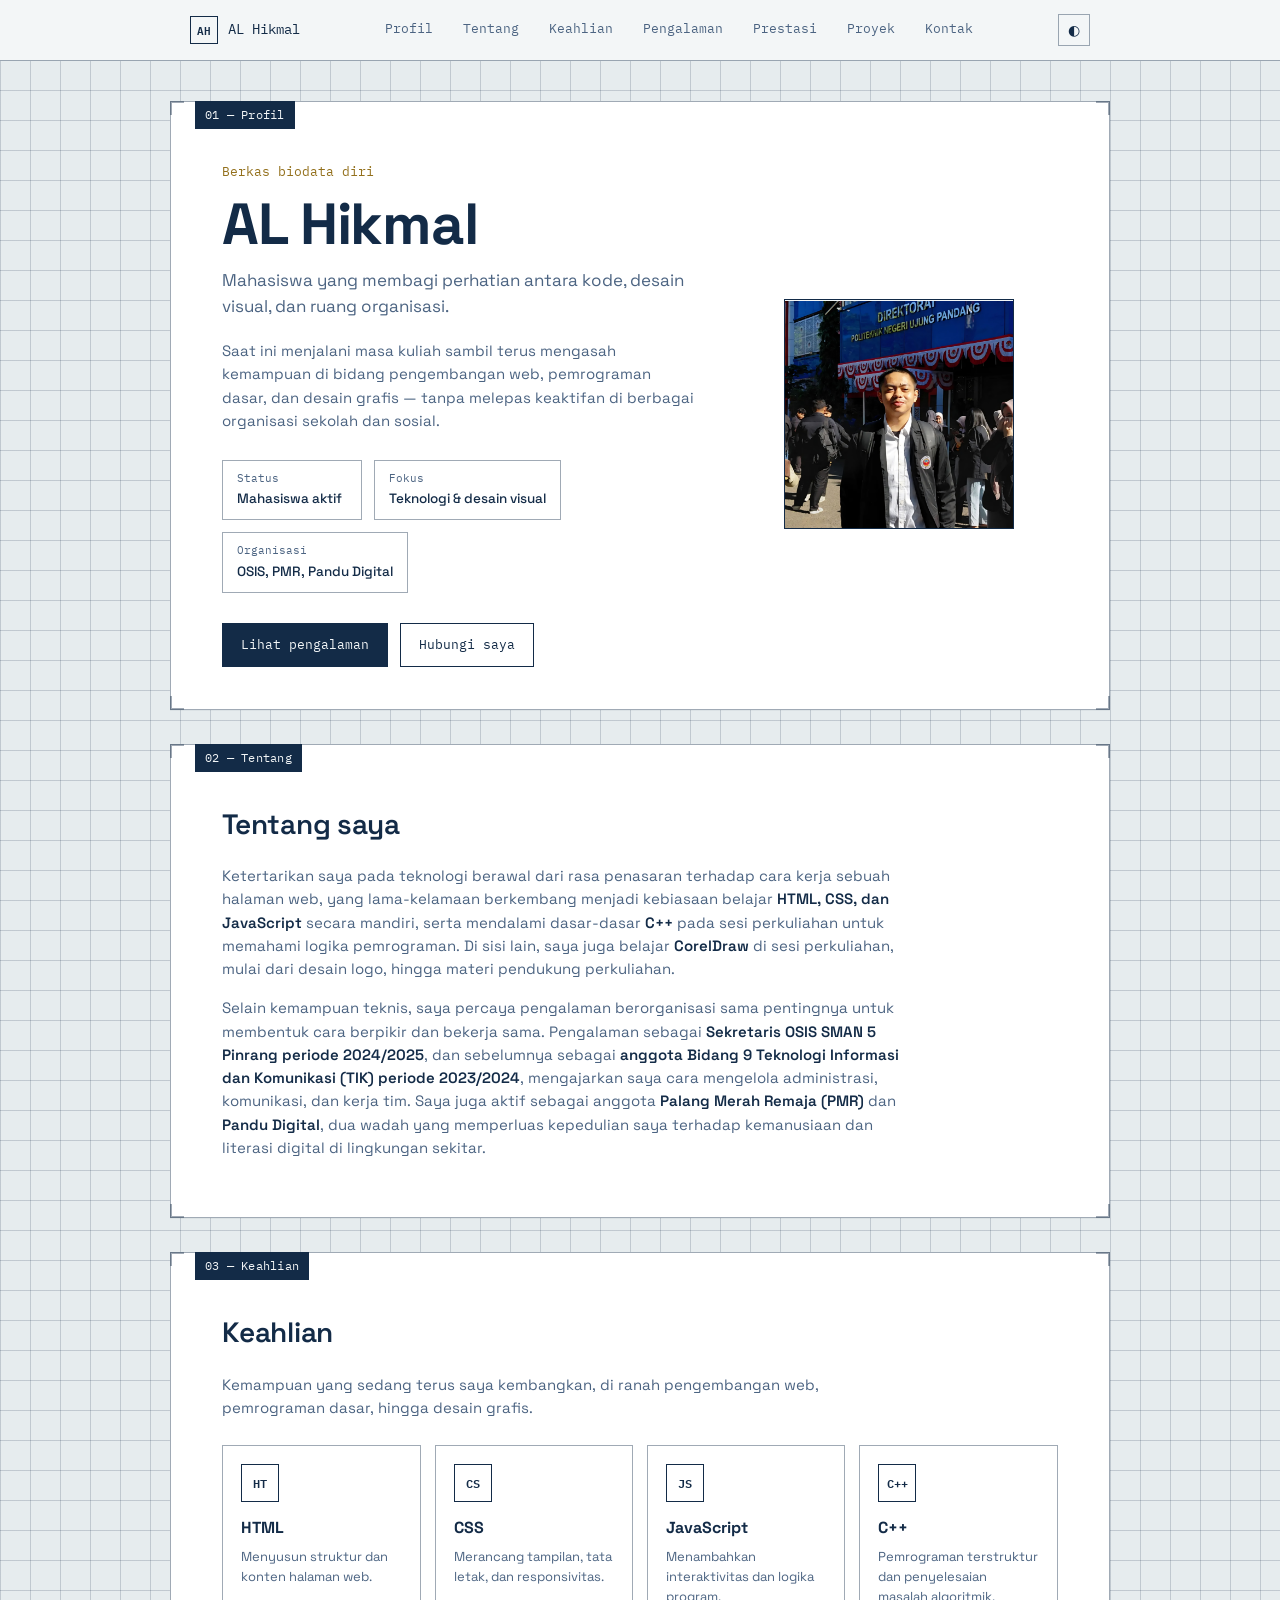
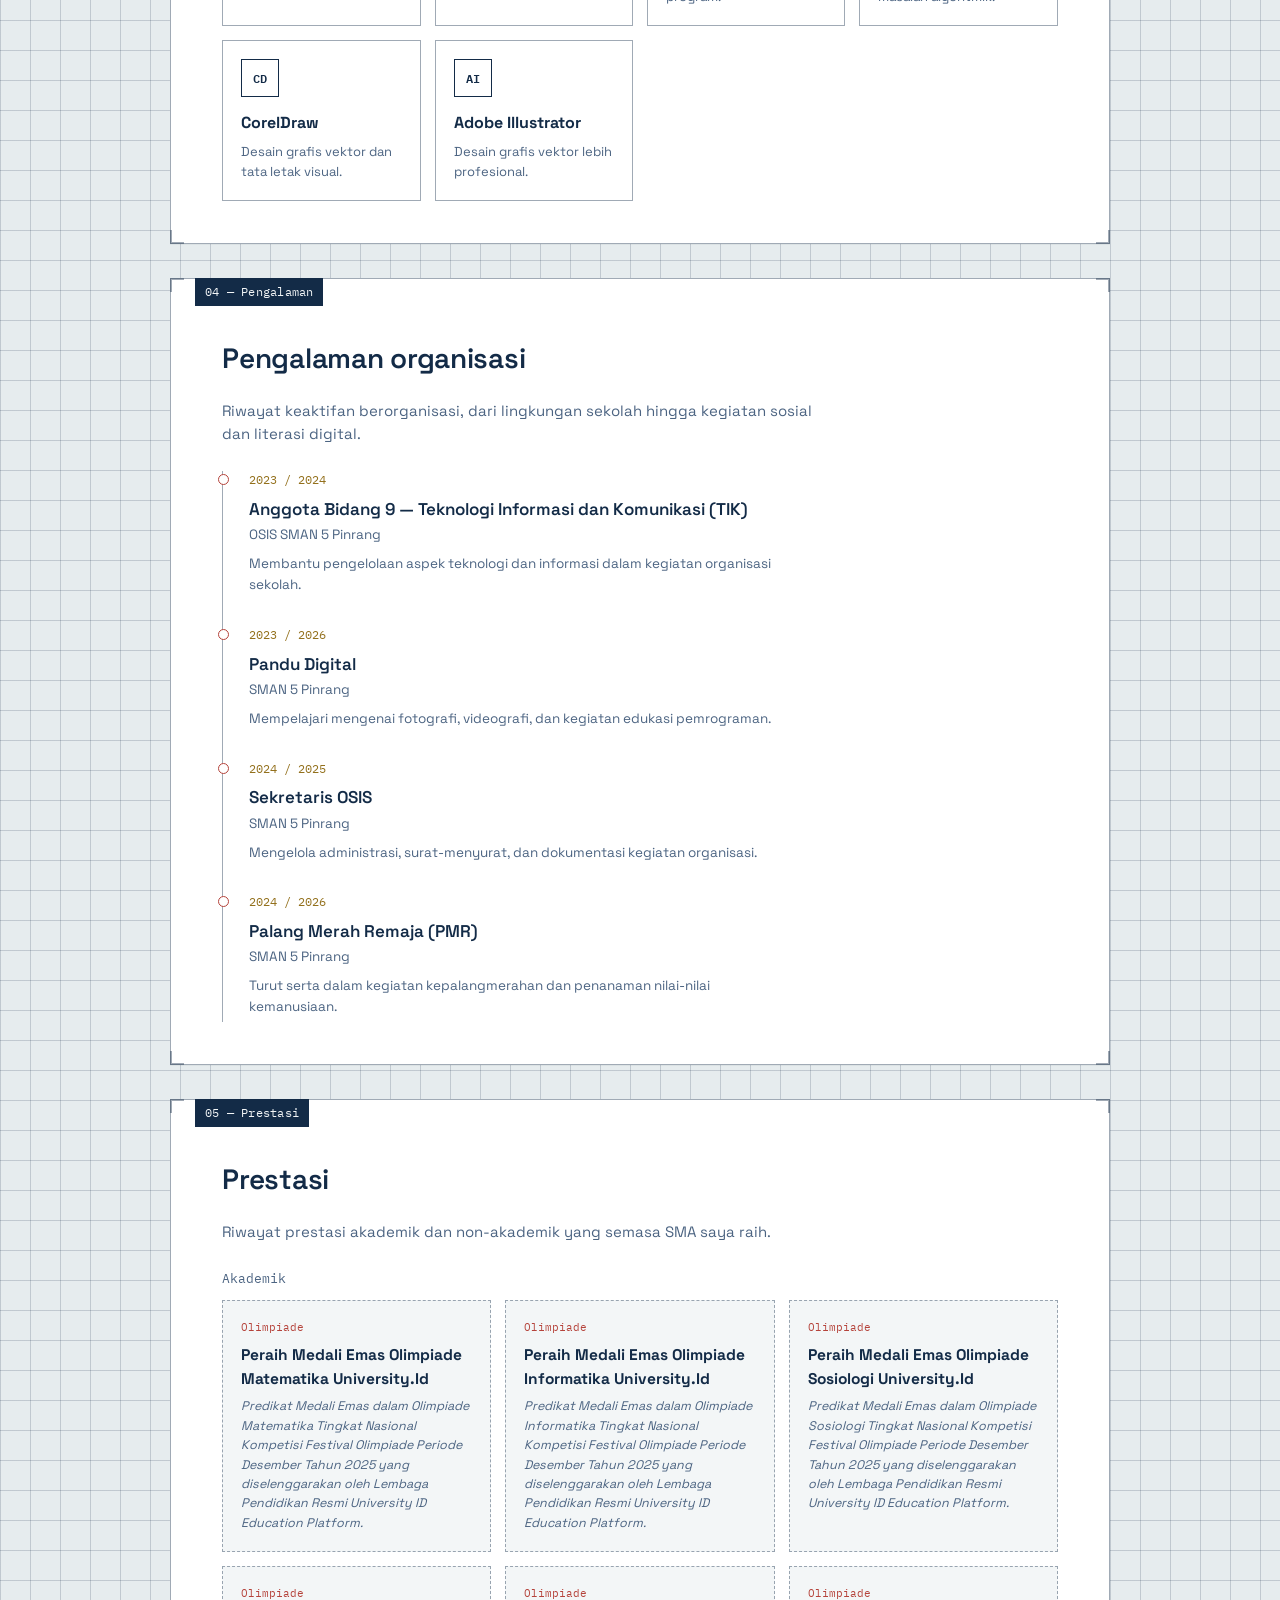
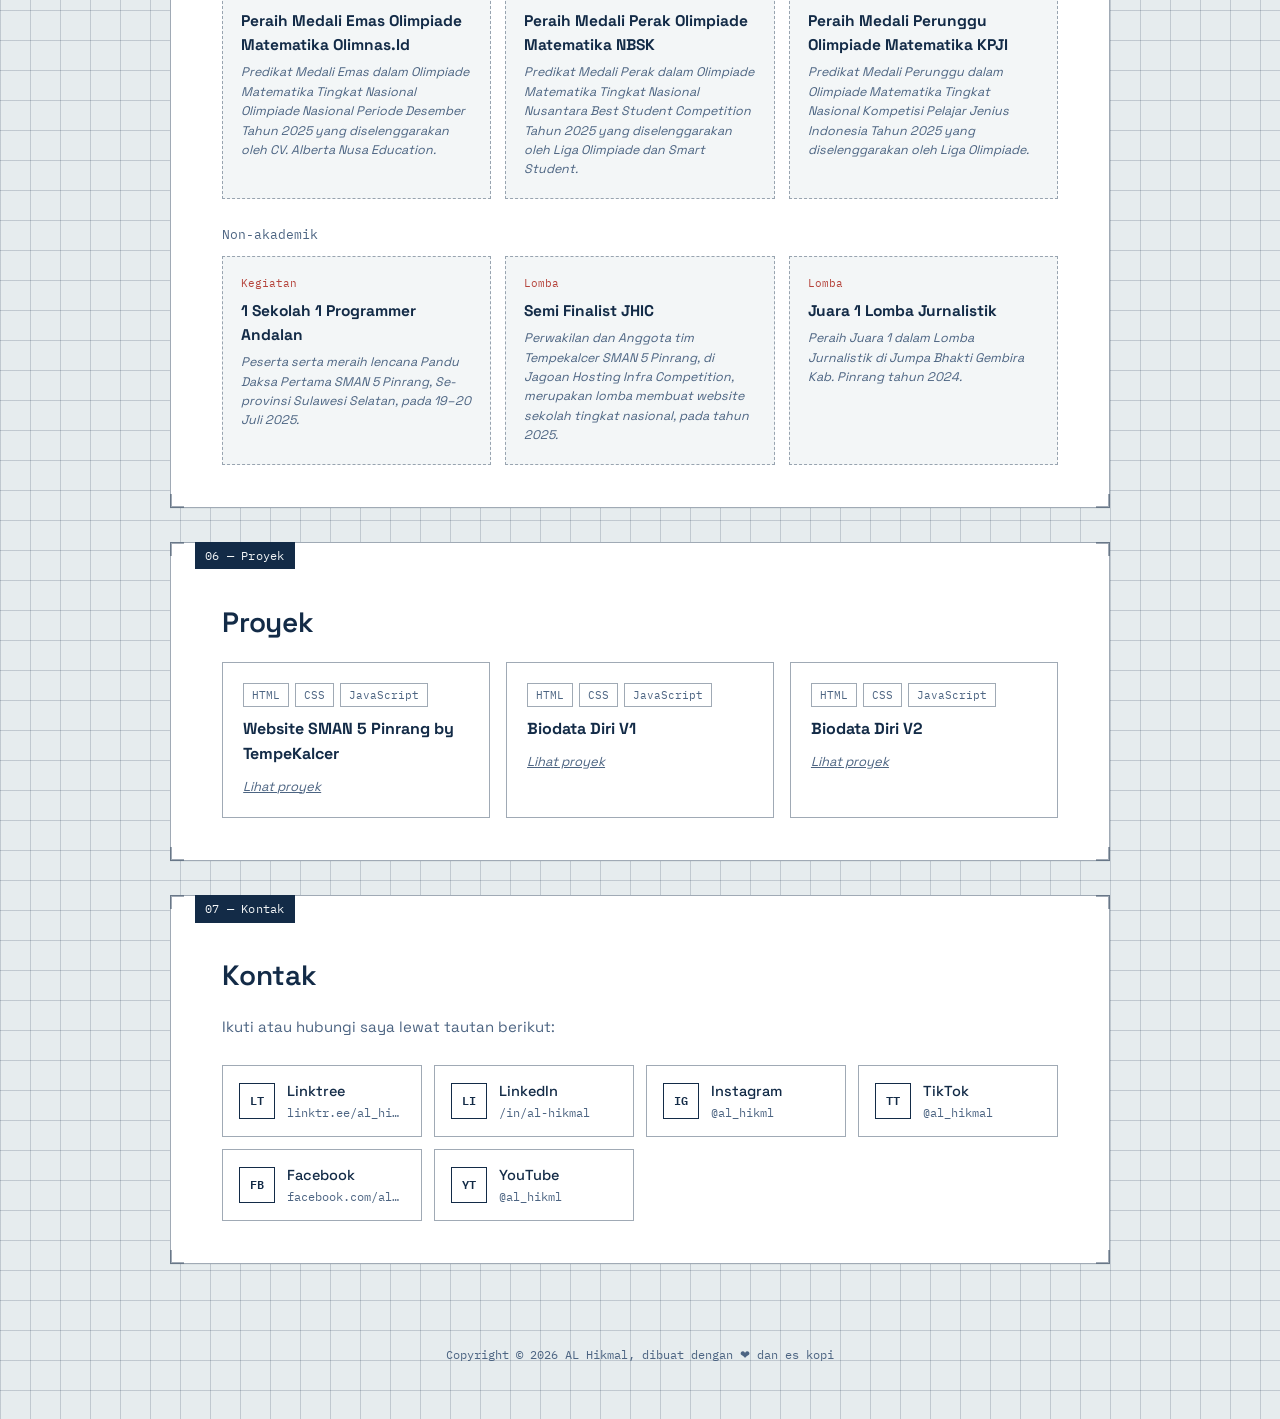
<file: index.html>
<!DOCTYPE html>
<html lang="id">
<head>
  <meta charset="UTF-8">
  <meta name="viewport" content="width=device-width, initial-scale=1.0">
  <title>AL Hikmal — Vibe Coder</title>
  <link rel="preconnect" href="https://fonts.googleapis.com">
  <link rel="preconnect" href="https://fonts.gstatic.com" crossorigin>
  <link href="https://fonts.googleapis.com/css2?family=Space+Grotesk:wght@400;500;600;700&family=IBM+Plex+Mono:wght@400;500;600&display=swap" rel="stylesheet">
  <link rel="stylesheet" href="style.css">
</head>
<body>

<header class="topbar">
  <div class="wrap">
    <a href="#profil" class="brand">
      <span class="brand-mark">AH</span>
      AL Hikmal
    </a>
    <nav class="nav-links" id="navLinks">
      <a href="#profil">Profil</a>
      <a href="#tentang">Tentang</a>
      <a href="#keahlian">Keahlian</a>
      <a href="#pengalaman">Pengalaman</a>
      <a href="#prestasi">Prestasi</a>
      <a href="#proyek">Proyek</a>
      <a href="#kontak">Kontak</a>
    </nav>
    <div class="bar-tools">
      <button class="icon-btn" id="themeBtn" title="Ganti mode gelap/terang" aria-label="Ganti tema">◐</button>
      <button class="icon-btn menu-btn" id="menuBtn" aria-label="Buka menu">☰</button>
    </div>
  </div>
</header>

<main>

  <!-- PROFIL / HERO -->
  <section id="profil" class="sheet hero">
    <span class="crop tl"></span><span class="crop tr"></span><span class="crop bl"></span><span class="crop br"></span>
    <span class="sheet-tab">01 — Profil</span>

    <div class="hero-grid hero-anim">
      <div>
        <div class="kicker">Berkas biodata diri</div>
        <h1>AL Hikmal</h1>
        <p class="role">Mahasiswa yang membagi perhatian antara kode, desain visual, dan ruang organisasi.</p>
        <p class="bio">Saat ini menjalani masa kuliah sambil terus mengasah kemampuan di bidang pengembangan web, pemrograman dasar, dan desain grafis — tanpa melepas keaktifan di berbagai organisasi sekolah dan sosial.</p>

        <div class="meta-row">
          <div class="meta-chip"><div class="k">Status</div><div class="v">Mahasiswa aktif</div></div>
          <div class="meta-chip"><div class="k">Fokus</div><div class="v">Teknologi &amp; desain visual</div></div>
          <div class="meta-chip"><div class="k">Organisasi</div><div class="v">OSIS, PMR, Pandu Digital</div></div>
        </div>

        <div class="btn-row">
          <a href="#pengalaman" class="btn solid">Lihat pengalaman</a>
          <a href="#kontak" class="btn">Hubungi saya</a>
        </div>
      </div>

      <div class="hero-avatar">
        <div class="avatar-frame">
          <img src="assets/foto-guweh.jpg" alt="">
        </div>
      </div>
    </div>
  </section>

  <!-- TENTANG -->
  <section id="tentang" class="sheet">
    <span class="crop tl"></span><span class="crop tr"></span><span class="crop bl"></span><span class="crop br"></span>
    <span class="sheet-tab">02 — Tentang</span>
    <h2>Tentang saya</h2>
    <div class="about-body">
      <p>Ketertarikan saya pada teknologi berawal dari rasa penasaran terhadap cara kerja sebuah halaman web, yang lama-kelamaan berkembang menjadi kebiasaan belajar <strong>HTML, CSS, dan JavaScript</strong> secara mandiri, serta mendalami dasar-dasar <strong>C++</strong> pada sesi perkuliahan untuk memahami logika pemrograman. Di sisi lain, saya juga belajar <strong>CorelDraw</strong> di sesi perkuliahan, mulai dari desain logo, hingga materi pendukung perkuliahan.</p>
      <p>Selain kemampuan teknis, saya percaya pengalaman berorganisasi sama pentingnya untuk membentuk cara berpikir dan bekerja sama. Pengalaman sebagai <strong>Sekretaris OSIS SMAN 5 Pinrang periode 2024/2025</strong>, dan sebelumnya sebagai <strong>anggota Bidang 9 Teknologi Informasi dan Komunikasi (TIK) periode 2023/2024</strong>, mengajarkan saya cara mengelola administrasi, komunikasi, dan kerja tim. Saya juga aktif sebagai anggota <strong>Palang Merah Remaja (PMR)</strong> dan <strong>Pandu Digital</strong>, dua wadah yang memperluas kepedulian saya terhadap kemanusiaan dan literasi digital di lingkungan sekitar.</p>
    </div>
  </section>

  <!-- KEAHLIAN -->
  <section id="keahlian" class="sheet">
    <span class="crop tl"></span><span class="crop tr"></span><span class="crop bl"></span><span class="crop br"></span>
    <span class="sheet-tab">03 — Keahlian</span>
    <h2>Keahlian</h2>
    <p class="lede">Kemampuan yang sedang terus saya kembangkan, di ranah pengembangan web, pemrograman dasar, hingga desain grafis.</p>

    <div class="skills-grid">
      <div class="skill-card">
        <div class="skill-mark">HT</div>
        <h3>HTML</h3>
        <p>Menyusun struktur dan konten halaman web.</p>
      </div>
      <div class="skill-card">
        <div class="skill-mark">CS</div>
        <h3>CSS</h3>
        <p>Merancang tampilan, tata letak, dan responsivitas.</p>
      </div>
      <div class="skill-card">
        <div class="skill-mark">JS</div>
        <h3>JavaScript</h3>
        <p>Menambahkan interaktivitas dan logika program.</p>
      </div>
      <div class="skill-card">
        <div class="skill-mark">C++</div>
        <h3>C++</h3>
        <p>Pemrograman terstruktur dan penyelesaian masalah algoritmik.</p>
      </div>
      <div class="skill-card">
        <div class="skill-mark">CD</div>
        <h3>CorelDraw</h3>
        <p>Desain grafis vektor dan tata letak visual.</p>
      </div>
      <div class="skill-card">
        <div class="skill-mark">AI</div>
        <h3>Adobe Illustrator</h3>
        <p>Desain grafis vektor lebih profesional.</p>
      </div>
    </div>
  </section>

  <!-- PENGALAMAN -->
  <section id="pengalaman" class="sheet">
    <span class="crop tl"></span><span class="crop tr"></span><span class="crop bl"></span><span class="crop br"></span>
    <span class="sheet-tab">04 — Pengalaman</span>
    <h2>Pengalaman organisasi</h2>
    <p class="lede">Riwayat keaktifan berorganisasi, dari lingkungan sekolah hingga kegiatan sosial dan literasi digital.</p>

    <div class="timeline">
      <div class="t-item">
        <div class="t-period">2023 / 2024</div>
        <div class="t-role">Anggota Bidang 9 — Teknologi Informasi dan Komunikasi (TIK)</div>
        <div class="t-org">OSIS SMAN 5 Pinrang</div>
        <p class="t-desc">Membantu pengelolaan aspek teknologi dan informasi dalam kegiatan organisasi sekolah.</p>
      </div>
      <div class="t-item">
        <div class="t-period">2023 / 2026</div>
        <div class="t-role">Pandu Digital</div>
        <div class="t-org">SMAN 5 Pinrang</div>
        <p class="t-desc">Mempelajari mengenai fotografi, videografi, dan kegiatan edukasi pemrograman.</p>
      </div>
      <div class="t-item">
        <div class="t-period">2024 / 2025</div>
        <div class="t-role">Sekretaris OSIS</div>
        <div class="t-org">SMAN 5 Pinrang</div>
        <p class="t-desc">Mengelola administrasi, surat-menyurat, dan dokumentasi kegiatan organisasi.</p>
      </div>
      <div class="t-item">
        <div class="t-period">2024 / 2026</div>
        <div class="t-role">Palang Merah Remaja (PMR)</div>
        <div class="t-org">SMAN 5 Pinrang</div>
        <p class="t-desc">Turut serta dalam kegiatan kepalangmerahan dan penanaman nilai-nilai kemanusiaan.</p>
      </div>
    </div>
  </section>

  <!-- PRESTASI -->
  <section id="prestasi" class="sheet">
    <span class="crop tl"></span><span class="crop tr"></span><span class="crop bl"></span><span class="crop br"></span>
    <span class="sheet-tab">05 — Prestasi</span>
    <h2>Prestasi</h2>
    <p class="lede">Riwayat prestasi akademik dan non-akademik yang semasa SMA saya raih.</p>

    <div class="sub-h">Akademik</div>
    <div class="stamp-grid">
      <div class="stamp-card">
        <div class="tag">Olimpiade</div>
        <h4>Peraih Medali Emas Olimpiade Matematika University.Id</h4>
        <p>Predikat Medali Emas dalam Olimpiade Matematika Tingkat Nasional Kompetisi Festival Olimpiade Periode Desember Tahun 2025 yang diselenggarakan oleh Lembaga Pendidikan Resmi University ID Education Platform.</p>
      </div>
      <div class="stamp-card">
        <div class="tag">Olimpiade</div>
        <h4>Peraih Medali Emas Olimpiade Informatika University.Id</h4>
        <p>Predikat Medali Emas dalam Olimpiade Informatika Tingkat Nasional Kompetisi Festival Olimpiade Periode Desember Tahun 2025 yang diselenggarakan oleh Lembaga Pendidikan Resmi University ID Education Platform.</p>
      </div>
      <div class="stamp-card">
        <div class="tag">Olimpiade</div>
        <h4>Peraih Medali Emas Olimpiade Sosiologi University.Id</h4>
        <p>Predikat Medali Emas dalam Olimpiade Sosiologi Tingkat Nasional Kompetisi Festival Olimpiade Periode Desember Tahun 2025 yang diselenggarakan oleh Lembaga Pendidikan Resmi University ID Education Platform.</p>
      </div>
      <div class="stamp-card">
        <div class="tag">Olimpiade</div>
        <h4>Peraih Medali Emas Olimpiade Matematika Olimnas.Id</h4>
        <p>Predikat Medali Emas dalam Olimpiade Matematika Tingkat Nasional Olimpiade Nasional Periode Desember Tahun 2025 yang diselenggarakan oleh CV. Alberta Nusa Education.</p>
      </div>
      <div class="stamp-card">
        <div class="tag">Olimpiade</div>
        <h4>Peraih Medali Perak Olimpiade Matematika NBSK</h4>
        <p>Predikat Medali Perak dalam Olimpiade Matematika Tingkat Nasional Nusantara Best Student Competition Tahun 2025 yang diselenggarakan oleh Liga Olimpiade dan Smart Student.</p>
      </div>
      <div class="stamp-card">
        <div class="tag">Olimpiade</div>
        <h4>Peraih Medali Perunggu Olimpiade Matematika KPJI</h4>
        <p>Predikat Medali Perunggu dalam Olimpiade Matematika Tingkat Nasional Kompetisi Pelajar Jenius Indonesia Tahun 2025 yang diselenggarakan oleh Liga Olimpiade.</p>
      </div>
    </div>

    <div class="sub-h">Non-akademik</div>
    <div class="stamp-grid">
      <div class="stamp-card">
        <div class="tag">Kegiatan</div>
        <h4>1 Sekolah 1 Programmer Andalan</h4>
        <p>Peserta serta meraih lencana Pandu Daksa Pertama SMAN 5 Pinrang, Se-provinsi Sulawesi Selatan, pada 19–20 Juli 2025.</p>
      </div>
      <div class="stamp-card">
        <div class="tag">Lomba</div>
        <h4>Semi Finalist JHIC</h4>
        <p>Perwakilan dan Anggota tim Tempekalcer SMAN 5 Pinrang, di Jagoan Hosting Infra Competition, merupakan lomba membuat website sekolah tingkat nasional, pada tahun 2025.</p>
      </div>
      <div class="stamp-card">
        <div class="tag">Lomba</div>
        <h4>Juara 1 Lomba Jurnalistik</h4>
        <p>Peraih Juara 1 dalam Lomba Jurnalistik di Jumpa Bhakti Gembira Kab. Pinrang tahun 2024.</p>
      </div>
    </div>
  </section>

  <!-- PROYEK -->
  <section id="proyek" class="sheet">
    <span class="crop tl"></span><span class="crop tr"></span><span class="crop bl"></span><span class="crop br"></span>
    <span class="sheet-tab">06 — Proyek</span>
    <h2>Proyek</h2>

    <div class="project-grid">
      <div class="project-card">
        <div class="tag-row"><span class="tag-chip">HTML</span><span class="tag-chip">CSS</span><span class="tag-chip">JavaScript</span></div>
        <h4>Website SMAN 5 Pinrang by TempeKalcer</h4>
        <p><a href="project/web_smanlip/index.html" target="_blank" rel="noopener noreferrer">Lihat proyek</a></p>
      </div>
      <div class="project-card">
        <div class="tag-row"><span class="tag-chip">HTML</span><span class="tag-chip">CSS</span><span class="tag-chip">JavaScript</span></div>
        <h4>Biodata Diri V1</h4>
        <p><a href="project/project1/index.html" target="_blank" rel="noopener noreferrer">Lihat proyek</a></p>
      </div>
      <div class="project-card">
        <div class="tag-row"><span class="tag-chip">HTML</span><span class="tag-chip">CSS</span><span class="tag-chip">JavaScript</span></div>
        <h4>Biodata Diri V2</h4>
        <p><a href="project/project2/index.html" target="_blank" rel="noopener noreferrer">Lihat proyek</a></p>
      </div>
    </div>
  </section>

  <!-- KONTAK -->
  <section id="kontak" class="sheet">
    <span class="crop tl"></span><span class="crop tr"></span><span class="crop bl"></span><span class="crop br"></span>
    <span class="sheet-tab">07 — Kontak</span>
    <h2>Kontak</h2>
    <p class="lede">Ikuti atau hubungi saya lewat tautan berikut:</p>

    <div class="social-grid">
      <a class="social-btn" href="https://linktr.ee/al_hikmal" target="_blank" rel="noopener">
        <span class="social-mark">LT</span>
        <span class="social-info"><span class="name">Linktree</span><span class="handle">linktr.ee/al_hikmal</span></span>
      </a>
      <a class="social-btn" href="https://linkedin.com/in/al-hikmal" target="_blank" rel="noopener">
        <span class="social-mark">LI</span>
        <span class="social-info"><span class="name">LinkedIn</span><span class="handle">/in/al-hikmal</span></span>
      </a>
      <a class="social-btn" href="https://instagram.com/al_hikml" target="_blank" rel="noopener">
        <span class="social-mark">IG</span>
        <span class="social-info"><span class="name">Instagram</span><span class="handle">@al_hikml</span></span>
      </a>
      <a class="social-btn" href="https://tiktok.com/@al_hikmal" target="_blank" rel="noopener">
        <span class="social-mark">TT</span>
        <span class="social-info"><span class="name">TikTok</span><span class="handle">@al_hikmal</span></span>
      </a>
      <a class="social-btn" href="https://facebook.com/al.hikmal" target="_blank" rel="noopener">
        <span class="social-mark">FB</span>
        <span class="social-info"><span class="name">Facebook</span><span class="handle">facebook.com/al.hikmal</span></span>
      </a>
      <a class="social-btn" href="https://youtube.com/@al_hikml" target="_blank" rel="noopener">
        <span class="social-mark">YT</span>
        <span class="social-info"><span class="name">YouTube</span><span class="handle">@al_hikml</span></span>
      </a>
    </div>
  </section>

</main>

<footer>
  <p>Copyright &copy; 2026 AL Hikmal, dibuat dengan ❤ dan es kopi</p>
</footer>

<script>
  (function(){
    var themeBtn = document.getElementById('themeBtn');
    var root = document.documentElement;

    function applyStored(){
      try{
        var saved = localStorage.getItem('ah-theme-pref');
        if(saved === 'dark' || saved === 'light'){
          root.setAttribute('data-theme', saved);
        }
      }catch(e){ /* localStorage unavailable, ignore */ }
    }
    applyStored();

    themeBtn.addEventListener('click', function(){
      var current = root.getAttribute('data-theme');
      var isDarkNow = current === 'dark' || (!current && window.matchMedia('(prefers-color-scheme: dark)').matches);
      var next = isDarkNow ? 'light' : 'dark';
      root.setAttribute('data-theme', next);
      try{ localStorage.setItem('ah-theme-pref', next); }catch(e){ /* ignore */ }
    });

    var menuBtn = document.getElementById('menuBtn');
    var navLinks = document.getElementById('navLinks');
    menuBtn.addEventListener('click', function(){
      navLinks.classList.toggle('open');
    });
    navLinks.querySelectorAll('a').forEach(function(a){
      a.addEventListener('click', function(){ navLinks.classList.remove('open'); });
    });
  })();
</script>

</body>
</html>
</file>
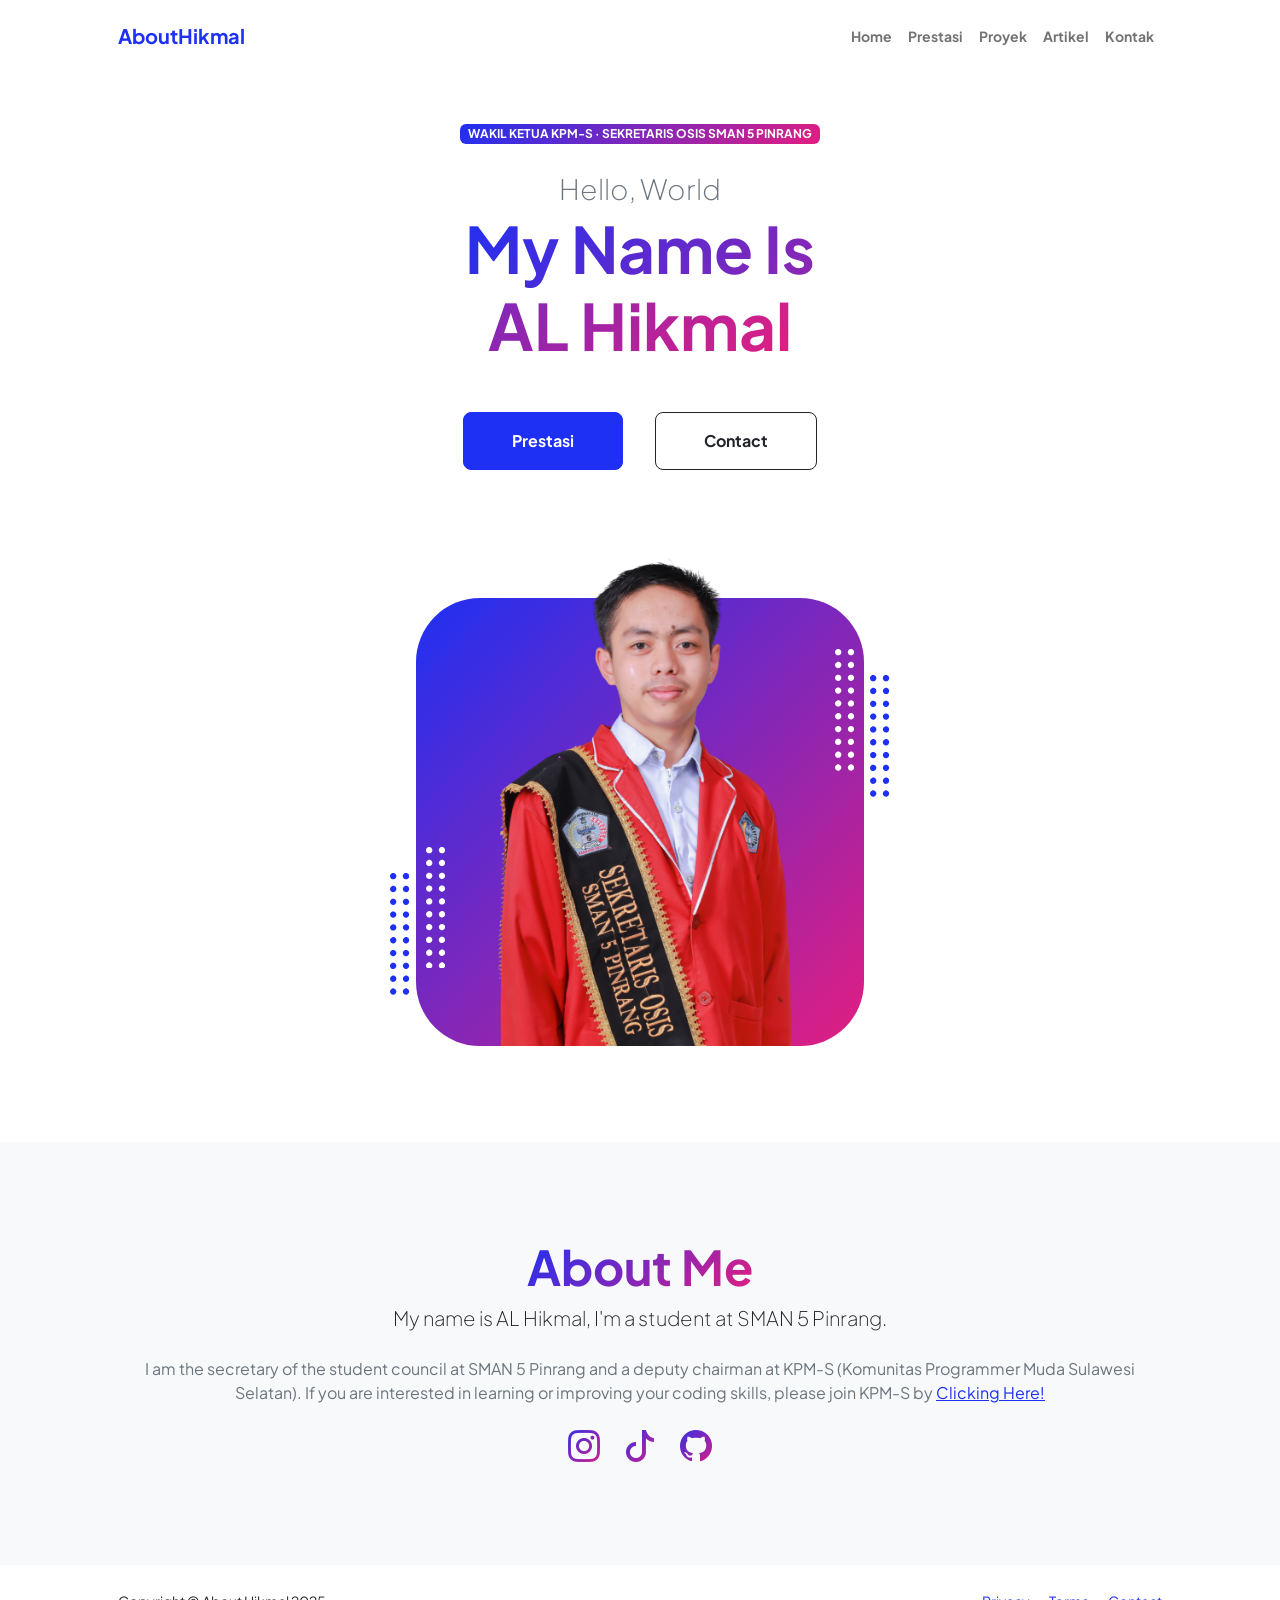
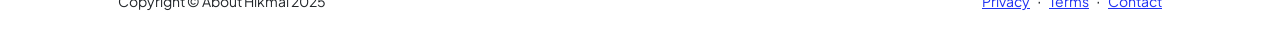
<file: project/project1/index.html>
<!DOCTYPE html>
<html lang="en">
    <head>
        <meta charset="utf-8" />
        <meta name="viewport" content="width=device-width, initial-scale=1, shrink-to-fit=no" />
        <meta name="description" content="" />
        <meta name="author" content="" />
        <title>AboutHikmal - About Me</title>
        <!-- Favicon-->
        <link rel="icon" type="image/x-icon" href="assets/favicon.ico" />
        <!-- Custom Google font-->
        <link rel="preconnect" href="https://fonts.googleapis.com" />
        <link rel="preconnect" href="https://fonts.gstatic.com" crossorigin />
        <link href="https://fonts.googleapis.com/css2?family=Plus+Jakarta+Sans:wght@100;200;300;400;500;600;700;800;900&amp;display=swap" rel="stylesheet" />
        <!-- Bootstrap icons-->
        <link href="https://cdn.jsdelivr.net/npm/bootstrap-icons@1.8.1/font/bootstrap-icons.css" rel="stylesheet" />
        <!-- Core theme CSS (includes Bootstrap)-->
        <link href="css/styles.css" rel="stylesheet" />
    </head>
    <body class="d-flex flex-column h-100">
        <main class="flex-shrink-0">
            <!-- Navigation-->
            <nav class="navbar navbar-expand-lg navbar-light bg-white py-3">
                <div class="container px-5">
                    <a class="navbar-brand" href="index.html"><span class="fw-bolder text-primary">AboutHikmal</span></a>
                    <button class="navbar-toggler" type="button" data-bs-toggle="collapse" data-bs-target="#navbarSupportedContent" aria-controls="navbarSupportedContent" aria-expanded="false" aria-label="Toggle navigation"><span class="navbar-toggler-icon"></span></button>
                    <div class="collapse navbar-collapse" id="navbarSupportedContent">
                        <ul class="navbar-nav ms-auto mb-2 mb-lg-0 small fw-bolder">
                            <li class="nav-item"><a class="nav-link" href="index.html">Home</a></li>
                            <li class="nav-item"><a class="nav-link" href="resume.html">Prestasi</a></li>
                            <li class="nav-item"><a class="nav-link" href="projects.html">Proyek</a></li>
                            <li class="nav-item"><a class="nav-link" href="artikel.html">Artikel</a></li>
                            <li class="nav-item"><a class="nav-link" href="https://linktr.ee/al_hikmal">Kontak</a></li>
                            
                        </ul>
                    </div>
                </div>
            </nav>
            <!-- Header-->
            <header class="py-5">
                <div class="container px-5 pb-5">
                    <div class="row gx-5 align-items-center">
                        <div class="col-xxl-5">
                            <!-- Header text content-->
                            <div class="text-center text-xxl-start">
                                <div class="badge bg-gradient-primary-to-secondary text-white mb-4"><div class="text-uppercase">Wakil Ketua KPM-S &middot; Sekretaris Osis SMAN 5 Pinrang</div></div>
                                <div class="fs-3 fw-light text-muted">Hello, World</div>
                                <h1 class="display-3 fw-bolder mb-5"><span class="text-gradient d-inline">My Name Is<br>AL Hikmal</span></h1>
                                <div class="d-grid gap-3 d-sm-flex justify-content-sm-center justify-content-xxl-start mb-3">
                                    <a class="btn btn-primary btn-lg px-5 py-3 me-sm-3 fs-6 fw-bolder" href="resume.html">Prestasi</a>
                                    <a class="btn btn-outline-dark btn-lg px-5 py-3 fs-6 fw-bolder" href="https://linktr.ee/al_hikmal">Contact</a>
                                </div>
                            </div>
                        </div>
                        <div class="col-xxl-7">
                            <!-- Header profile picture-->
                            <div class="d-flex justify-content-center mt-5 mt-xxl-0">
                                <div class="profile bg-gradient-primary-to-secondary">
                                    <!-- TIP: For best results, use a photo with a transparent background like the demo example below-->
                                    <!-- Watch a tutorial on how to do this on YouTube (link)-->
                                    <img class="profile-img" src="assets/profile2.png" alt="..." />
                                    <div class="dots-1">
                                        <!-- SVG Dots-->
                                        <svg version="1.1" xmlns="http://www.w3.org/2000/svg" xmlns:xlink="http://www.w3.org/1999/xlink" x="0px" y="0px" viewBox="0 0 191.6 1215.4" style="enable-background: new 0 0 191.6 1215.4" xml:space="preserve">
                                            <g transform="translate(0.000000,1280.000000) scale(0.100000,-0.100000)">
                                                <path d="M227.7,12788.6c-105-35-200-141-222-248c-43-206,163-412,369-369c155,32,275,190,260,339c-11,105-90,213-190,262        C383.7,12801.6,289.7,12808.6,227.7,12788.6z"></path>
                                                <path d="M1507.7,12788.6c-151-50-253-216-222-362c25-119,136-230,254-255c194-41,395,142,375,339c-11,105-90,213-190,262        C1663.7,12801.6,1569.7,12808.6,1507.7,12788.6z"></path>
                                                <path d="M227.7,11508.6c-105-35-200-141-222-248c-43-206,163-412,369-369c155,32,275,190,260,339c-11,105-90,213-190,262        C383.7,11521.6,289.7,11528.6,227.7,11508.6z"></path>
                                                <path d="M1507.7,11508.6c-151-50-253-216-222-362c25-119,136-230,254-255c194-41,395,142,375,339c-11,105-90,213-190,262        C1663.7,11521.6,1569.7,11528.6,1507.7,11508.6z"></path>
                                                <path d="M227.7,10228.6c-105-35-200-141-222-248c-43-206,163-412,369-369c155,32,275,190,260,339c-11,105-90,213-190,262        C383.7,10241.6,289.7,10248.6,227.7,10228.6z"></path>
                                                <path d="M1507.7,10228.6c-105-35-200-141-222-248c-43-206,163-412,369-369c155,32,275,190,260,339c-11,105-90,213-190,262        C1663.7,10241.6,1569.7,10248.6,1507.7,10228.6z"></path>
                                                <path d="M227.7,8948.6c-105-35-200-141-222-248c-43-206,163-412,369-369c155,32,275,190,260,339c-11,105-90,213-190,262        C383.7,8961.6,289.7,8968.6,227.7,8948.6z"></path>
                                                <path d="M1507.7,8948.6c-105-35-200-141-222-248c-43-206,163-412,369-369c155,32,275,190,260,339c-11,105-90,213-190,262        C1663.7,8961.6,1569.7,8968.6,1507.7,8948.6z"></path>
                                                <path d="M227.7,7668.6c-105-35-200-141-222-248c-43-206,163-412,369-369c155,32,275,190,260,339c-11,105-90,213-190,262        C383.7,7681.6,289.7,7688.6,227.7,7668.6z"></path>
                                                <path d="M1507.7,7668.6c-105-35-200-141-222-248c-43-206,163-412,369-369c155,32,275,190,260,339c-11,105-90,213-190,262        C1663.7,7681.6,1569.7,7688.6,1507.7,7668.6z"></path>
                                                <path d="M227.7,6388.6c-105-35-200-141-222-248c-43-206,163-412,369-369c155,32,275,190,260,339c-11,105-90,213-190,262        C383.7,6401.6,289.7,6408.6,227.7,6388.6z"></path>
                                                <path d="M1507.7,6388.6c-105-35-200-141-222-248c-43-206,163-412,369-369c155,32,275,190,260,339c-11,105-90,213-190,262        C1663.7,6401.6,1569.7,6408.6,1507.7,6388.6z"></path>
                                                <path d="M227.7,5108.6c-105-35-200-141-222-248c-43-206,163-412,369-369c155,32,275,190,260,339c-11,105-90,213-190,262        C383.7,5121.6,289.7,5128.6,227.7,5108.6z"></path>
                                                <path d="M1507.7,5108.6c-105-35-200-141-222-248c-43-206,163-412,369-369c155,32,275,190,260,339c-11,105-90,213-190,262        C1663.7,5121.6,1569.7,5128.6,1507.7,5108.6z"></path>
                                                <path d="M227.7,3828.6c-105-35-200-141-222-248c-43-206,163-412,369-369c155,32,275,190,260,339c-11,105-90,213-190,262        C383.7,3841.6,289.7,3848.6,227.7,3828.6z"></path>
                                                <path d="M1507.7,3828.6c-105-35-200-141-222-248c-43-206,163-412,369-369c155,32,275,190,260,339c-11,105-90,213-190,262        C1663.7,3841.6,1569.7,3848.6,1507.7,3828.6z"></path>
                                                <path d="M227.7,2548.6c-105-35-200-141-222-248c-43-206,163-412,369-369c155,32,275,190,260,339c-11,105-90,213-190,262        C383.7,2561.6,289.7,2568.6,227.7,2548.6z"></path>
                                                <path d="M1507.7,2548.6c-105-35-200-141-222-248c-43-206,163-412,369-369c155,32,275,190,260,339c-11,105-90,213-190,262        C1663.7,2561.6,1569.7,2568.6,1507.7,2548.6z"></path>
                                                <path d="M227.7,1268.6c-105-35-200-141-222-248c-43-206,163-412,369-369c155,32,275,190,260,339c-11,105-90,213-190,262        C383.7,1281.6,289.7,1288.6,227.7,1268.6z"></path>
                                                <path d="M1507.7,1268.6c-105-35-200-141-222-248c-43-206,163-412,369-369c155,32,275,190,260,339c-11,105-90,213-190,262        C1663.7,1281.6,1569.7,1288.6,1507.7,1268.6z"></path>
                                            </g>
                                        </svg>
                                        <!-- END of SVG dots-->
                                    </div>
                                    <div class="dots-2">
                                        <!-- SVG Dots-->
                                        <svg version="1.1" xmlns="http://www.w3.org/2000/svg" xmlns:xlink="http://www.w3.org/1999/xlink" x="0px" y="0px" viewBox="0 0 191.6 1215.4" style="enable-background: new 0 0 191.6 1215.4" xml:space="preserve">
                                            <g transform="translate(0.000000,1280.000000) scale(0.100000,-0.100000)">
                                                <path d="M227.7,12788.6c-105-35-200-141-222-248c-43-206,163-412,369-369c155,32,275,190,260,339c-11,105-90,213-190,262        C383.7,12801.6,289.7,12808.6,227.7,12788.6z"></path>
                                                <path d="M1507.7,12788.6c-151-50-253-216-222-362c25-119,136-230,254-255c194-41,395,142,375,339c-11,105-90,213-190,262        C1663.7,12801.6,1569.7,12808.6,1507.7,12788.6z"></path>
                                                <path d="M227.7,11508.6c-105-35-200-141-222-248c-43-206,163-412,369-369c155,32,275,190,260,339c-11,105-90,213-190,262        C383.7,11521.6,289.7,11528.6,227.7,11508.6z"></path>
                                                <path d="M1507.7,11508.6c-151-50-253-216-222-362c25-119,136-230,254-255c194-41,395,142,375,339c-11,105-90,213-190,262        C1663.7,11521.6,1569.7,11528.6,1507.7,11508.6z"></path>
                                                <path d="M227.7,10228.6c-105-35-200-141-222-248c-43-206,163-412,369-369c155,32,275,190,260,339c-11,105-90,213-190,262        C383.7,10241.6,289.7,10248.6,227.7,10228.6z"></path>
                                                <path d="M1507.7,10228.6c-105-35-200-141-222-248c-43-206,163-412,369-369c155,32,275,190,260,339c-11,105-90,213-190,262        C1663.7,10241.6,1569.7,10248.6,1507.7,10228.6z"></path>
                                                <path d="M227.7,8948.6c-105-35-200-141-222-248c-43-206,163-412,369-369c155,32,275,190,260,339c-11,105-90,213-190,262        C383.7,8961.6,289.7,8968.6,227.7,8948.6z"></path>
                                                <path d="M1507.7,8948.6c-105-35-200-141-222-248c-43-206,163-412,369-369c155,32,275,190,260,339c-11,105-90,213-190,262        C1663.7,8961.6,1569.7,8968.6,1507.7,8948.6z"></path>
                                                <path d="M227.7,7668.6c-105-35-200-141-222-248c-43-206,163-412,369-369c155,32,275,190,260,339c-11,105-90,213-190,262        C383.7,7681.6,289.7,7688.6,227.7,7668.6z"></path>
                                                <path d="M1507.7,7668.6c-105-35-200-141-222-248c-43-206,163-412,369-369c155,32,275,190,260,339c-11,105-90,213-190,262        C1663.7,7681.6,1569.7,7688.6,1507.7,7668.6z"></path>
                                                <path d="M227.7,6388.6c-105-35-200-141-222-248c-43-206,163-412,369-369c155,32,275,190,260,339c-11,105-90,213-190,262        C383.7,6401.6,289.7,6408.6,227.7,6388.6z"></path>
                                                <path d="M1507.7,6388.6c-105-35-200-141-222-248c-43-206,163-412,369-369c155,32,275,190,260,339c-11,105-90,213-190,262        C1663.7,6401.6,1569.7,6408.6,1507.7,6388.6z"></path>
                                                <path d="M227.7,5108.6c-105-35-200-141-222-248c-43-206,163-412,369-369c155,32,275,190,260,339c-11,105-90,213-190,262        C383.7,5121.6,289.7,5128.6,227.7,5108.6z"></path>
                                                <path d="M1507.7,5108.6c-105-35-200-141-222-248c-43-206,163-412,369-369c155,32,275,190,260,339c-11,105-90,213-190,262        C1663.7,5121.6,1569.7,5128.6,1507.7,5108.6z"></path>
                                                <path d="M227.7,3828.6c-105-35-200-141-222-248c-43-206,163-412,369-369c155,32,275,190,260,339c-11,105-90,213-190,262        C383.7,3841.6,289.7,3848.6,227.7,3828.6z"></path>
                                                <path d="M1507.7,3828.6c-105-35-200-141-222-248c-43-206,163-412,369-369c155,32,275,190,260,339c-11,105-90,213-190,262        C1663.7,3841.6,1569.7,3848.6,1507.7,3828.6z"></path>
                                                <path d="M227.7,2548.6c-105-35-200-141-222-248c-43-206,163-412,369-369c155,32,275,190,260,339c-11,105-90,213-190,262        C383.7,2561.6,289.7,2568.6,227.7,2548.6z"></path>
                                                <path d="M1507.7,2548.6c-105-35-200-141-222-248c-43-206,163-412,369-369c155,32,275,190,260,339c-11,105-90,213-190,262        C1663.7,2561.6,1569.7,2568.6,1507.7,2548.6z"></path>
                                                <path d="M227.7,1268.6c-105-35-200-141-222-248c-43-206,163-412,369-369c155,32,275,190,260,339c-11,105-90,213-190,262        C383.7,1281.6,289.7,1288.6,227.7,1268.6z"></path>
                                                <path d="M1507.7,1268.6c-105-35-200-141-222-248c-43-206,163-412,369-369c155,32,275,190,260,339c-11,105-90,213-190,262        C1663.7,1281.6,1569.7,1288.6,1507.7,1268.6z"></path>
                                            </g>
                                        </svg>
                                        <!-- END of SVG dots-->
                                    </div>
                                    <div class="dots-3">
                                        <!-- SVG Dots-->
                                        <svg version="1.1" xmlns="http://www.w3.org/2000/svg" xmlns:xlink="http://www.w3.org/1999/xlink" x="0px" y="0px" viewBox="0 0 191.6 1215.4" style="enable-background: new 0 0 191.6 1215.4" xml:space="preserve">
                                            <g transform="translate(0.000000,1280.000000) scale(0.100000,-0.100000)">
                                                <path d="M227.7,12788.6c-105-35-200-141-222-248c-43-206,163-412,369-369c155,32,275,190,260,339c-11,105-90,213-190,262        C383.7,12801.6,289.7,12808.6,227.7,12788.6z"></path>
                                                <path d="M1507.7,12788.6c-151-50-253-216-222-362c25-119,136-230,254-255c194-41,395,142,375,339c-11,105-90,213-190,262        C1663.7,12801.6,1569.7,12808.6,1507.7,12788.6z"></path>
                                                <path d="M227.7,11508.6c-105-35-200-141-222-248c-43-206,163-412,369-369c155,32,275,190,260,339c-11,105-90,213-190,262        C383.7,11521.6,289.7,11528.6,227.7,11508.6z"></path>
                                                <path d="M1507.7,11508.6c-151-50-253-216-222-362c25-119,136-230,254-255c194-41,395,142,375,339c-11,105-90,213-190,262        C1663.7,11521.6,1569.7,11528.6,1507.7,11508.6z"></path>
                                                <path d="M227.7,10228.6c-105-35-200-141-222-248c-43-206,163-412,369-369c155,32,275,190,260,339c-11,105-90,213-190,262        C383.7,10241.6,289.7,10248.6,227.7,10228.6z"></path>
                                                <path d="M1507.7,10228.6c-105-35-200-141-222-248c-43-206,163-412,369-369c155,32,275,190,260,339c-11,105-90,213-190,262        C1663.7,10241.6,1569.7,10248.6,1507.7,10228.6z"></path>
                                                <path d="M227.7,8948.6c-105-35-200-141-222-248c-43-206,163-412,369-369c155,32,275,190,260,339c-11,105-90,213-190,262        C383.7,8961.6,289.7,8968.6,227.7,8948.6z"></path>
                                                <path d="M1507.7,8948.6c-105-35-200-141-222-248c-43-206,163-412,369-369c155,32,275,190,260,339c-11,105-90,213-190,262        C1663.7,8961.6,1569.7,8968.6,1507.7,8948.6z"></path>
                                                <path d="M227.7,7668.6c-105-35-200-141-222-248c-43-206,163-412,369-369c155,32,275,190,260,339c-11,105-90,213-190,262        C383.7,7681.6,289.7,7688.6,227.7,7668.6z"></path>
                                                <path d="M1507.7,7668.6c-105-35-200-141-222-248c-43-206,163-412,369-369c155,32,275,190,260,339c-11,105-90,213-190,262        C1663.7,7681.6,1569.7,7688.6,1507.7,7668.6z"></path>
                                                <path d="M227.7,6388.6c-105-35-200-141-222-248c-43-206,163-412,369-369c155,32,275,190,260,339c-11,105-90,213-190,262        C383.7,6401.6,289.7,6408.6,227.7,6388.6z"></path>
                                                <path d="M1507.7,6388.6c-105-35-200-141-222-248c-43-206,163-412,369-369c155,32,275,190,260,339c-11,105-90,213-190,262        C1663.7,6401.6,1569.7,6408.6,1507.7,6388.6z"></path>
                                                <path d="M227.7,5108.6c-105-35-200-141-222-248c-43-206,163-412,369-369c155,32,275,190,260,339c-11,105-90,213-190,262        C383.7,5121.6,289.7,5128.6,227.7,5108.6z"></path>
                                                <path d="M1507.7,5108.6c-105-35-200-141-222-248c-43-206,163-412,369-369c155,32,275,190,260,339c-11,105-90,213-190,262        C1663.7,5121.6,1569.7,5128.6,1507.7,5108.6z"></path>
                                                <path d="M227.7,3828.6c-105-35-200-141-222-248c-43-206,163-412,369-369c155,32,275,190,260,339c-11,105-90,213-190,262        C383.7,3841.6,289.7,3848.6,227.7,3828.6z"></path>
                                                <path d="M1507.7,3828.6c-105-35-200-141-222-248c-43-206,163-412,369-369c155,32,275,190,260,339c-11,105-90,213-190,262        C1663.7,3841.6,1569.7,3848.6,1507.7,3828.6z"></path>
                                                <path d="M227.7,2548.6c-105-35-200-141-222-248c-43-206,163-412,369-369c155,32,275,190,260,339c-11,105-90,213-190,262        C383.7,2561.6,289.7,2568.6,227.7,2548.6z"></path>
                                                <path d="M1507.7,2548.6c-105-35-200-141-222-248c-43-206,163-412,369-369c155,32,275,190,260,339c-11,105-90,213-190,262        C1663.7,2561.6,1569.7,2568.6,1507.7,2548.6z"></path>
                                                <path d="M227.7,1268.6c-105-35-200-141-222-248c-43-206,163-412,369-369c155,32,275,190,260,339c-11,105-90,213-190,262        C383.7,1281.6,289.7,1288.6,227.7,1268.6z"></path>
                                                <path d="M1507.7,1268.6c-105-35-200-141-222-248c-43-206,163-412,369-369c155,32,275,190,260,339c-11,105-90,213-190,262        C1663.7,1281.6,1569.7,1288.6,1507.7,1268.6z"></path>
                                            </g>
                                        </svg>
                                        <!-- END of SVG dots-->
                                    </div>
                                    <div class="dots-4">
                                        <!-- SVG Dots-->
                                        <svg version="1.1" xmlns="http://www.w3.org/2000/svg" xmlns:xlink="http://www.w3.org/1999/xlink" x="0px" y="0px" viewBox="0 0 191.6 1215.4" style="enable-background: new 0 0 191.6 1215.4" xml:space="preserve">
                                            <g transform="translate(0.000000,1280.000000) scale(0.100000,-0.100000)">
                                                <path d="M227.7,12788.6c-105-35-200-141-222-248c-43-206,163-412,369-369c155,32,275,190,260,339c-11,105-90,213-190,262        C383.7,12801.6,289.7,12808.6,227.7,12788.6z"></path>
                                                <path d="M1507.7,12788.6c-151-50-253-216-222-362c25-119,136-230,254-255c194-41,395,142,375,339c-11,105-90,213-190,262        C1663.7,12801.6,1569.7,12808.6,1507.7,12788.6z"></path>
                                                <path d="M227.7,11508.6c-105-35-200-141-222-248c-43-206,163-412,369-369c155,32,275,190,260,339c-11,105-90,213-190,262        C383.7,11521.6,289.7,11528.6,227.7,11508.6z"></path>
                                                <path d="M1507.7,11508.6c-151-50-253-216-222-362c25-119,136-230,254-255c194-41,395,142,375,339c-11,105-90,213-190,262        C1663.7,11521.6,1569.7,11528.6,1507.7,11508.6z"></path>
                                                <path d="M227.7,10228.6c-105-35-200-141-222-248c-43-206,163-412,369-369c155,32,275,190,260,339c-11,105-90,213-190,262        C383.7,10241.6,289.7,10248.6,227.7,10228.6z"></path>
                                                <path d="M1507.7,10228.6c-105-35-200-141-222-248c-43-206,163-412,369-369c155,32,275,190,260,339c-11,105-90,213-190,262        C1663.7,10241.6,1569.7,10248.6,1507.7,10228.6z"></path>
                                                <path d="M227.7,8948.6c-105-35-200-141-222-248c-43-206,163-412,369-369c155,32,275,190,260,339c-11,105-90,213-190,262        C383.7,8961.6,289.7,8968.6,227.7,8948.6z"></path>
                                                <path d="M1507.7,8948.6c-105-35-200-141-222-248c-43-206,163-412,369-369c155,32,275,190,260,339c-11,105-90,213-190,262        C1663.7,8961.6,1569.7,8968.6,1507.7,8948.6z"></path>
                                                <path d="M227.7,7668.6c-105-35-200-141-222-248c-43-206,163-412,369-369c155,32,275,190,260,339c-11,105-90,213-190,262        C383.7,7681.6,289.7,7688.6,227.7,7668.6z"></path>
                                                <path d="M1507.7,7668.6c-105-35-200-141-222-248c-43-206,163-412,369-369c155,32,275,190,260,339c-11,105-90,213-190,262        C1663.7,7681.6,1569.7,7688.6,1507.7,7668.6z"></path>
                                                <path d="M227.7,6388.6c-105-35-200-141-222-248c-43-206,163-412,369-369c155,32,275,190,260,339c-11,105-90,213-190,262        C383.7,6401.6,289.7,6408.6,227.7,6388.6z"></path>
                                                <path d="M1507.7,6388.6c-105-35-200-141-222-248c-43-206,163-412,369-369c155,32,275,190,260,339c-11,105-90,213-190,262        C1663.7,6401.6,1569.7,6408.6,1507.7,6388.6z"></path>
                                                <path d="M227.7,5108.6c-105-35-200-141-222-248c-43-206,163-412,369-369c155,32,275,190,260,339c-11,105-90,213-190,262        C383.7,5121.6,289.7,5128.6,227.7,5108.6z"></path>
                                                <path d="M1507.7,5108.6c-105-35-200-141-222-248c-43-206,163-412,369-369c155,32,275,190,260,339c-11,105-90,213-190,262        C1663.7,5121.6,1569.7,5128.6,1507.7,5108.6z"></path>
                                                <path d="M227.7,3828.6c-105-35-200-141-222-248c-43-206,163-412,369-369c155,32,275,190,260,339c-11,105-90,213-190,262        C383.7,3841.6,289.7,3848.6,227.7,3828.6z"></path>
                                                <path d="M1507.7,3828.6c-105-35-200-141-222-248c-43-206,163-412,369-369c155,32,275,190,260,339c-11,105-90,213-190,262        C1663.7,3841.6,1569.7,3848.6,1507.7,3828.6z"></path>
                                                <path d="M227.7,2548.6c-105-35-200-141-222-248c-43-206,163-412,369-369c155,32,275,190,260,339c-11,105-90,213-190,262        C383.7,2561.6,289.7,2568.6,227.7,2548.6z"></path>
                                                <path d="M1507.7,2548.6c-105-35-200-141-222-248c-43-206,163-412,369-369c155,32,275,190,260,339c-11,105-90,213-190,262        C1663.7,2561.6,1569.7,2568.6,1507.7,2548.6z"></path>
                                                <path d="M227.7,1268.6c-105-35-200-141-222-248c-43-206,163-412,369-369c155,32,275,190,260,339c-11,105-90,213-190,262        C383.7,1281.6,289.7,1288.6,227.7,1268.6z"></path>
                                                <path d="M1507.7,1268.6c-105-35-200-141-222-248c-43-206,163-412,369-369c155,32,275,190,260,339c-11,105-90,213-190,262        C1663.7,1281.6,1569.7,1288.6,1507.7,1268.6z"></path>
                                            </g>
                                        </svg>
                                        <!-- END of SVG dots-->
                                    </div>
                                </div>
                            </div>
                        </div>
                    </div>
                </div>
            </header>
            <!-- About Section-->
            <section class="bg-light py-5">
                <div class="container px-5">
                    <div class="row gx-5 justify-content-center">
                        <div class="col-xxl-8">
                            <div class="text-center my-5">
                                <h2 class="display-5 fw-bolder"><span class="text-gradient d-inline">About Me</span></h2>
                                <p class="lead fw-light mb-4">My name is AL Hikmal, I'm a student at SMAN 5 Pinrang.</p>
                                <p class="text-muted">I am the secretary of the student council at SMAN 5 Pinrang and a deputy chairman at KPM-S (Komunitas Programmer Muda Sulawesi Selatan). If you are interested in learning or improving your coding skills, please join KPM-S by <a href="http://instagram.com/kpm.sulsel_official" target="_blank">Clicking Here!</a></p>
                                <div class="d-flex justify-content-center fs-2 gap-4">
                                    <a class="text-gradient" href="https://instagram.com/al_hikml" target="_blank"><i class="bi bi-instagram"></i></a>
                                    <a class="text-gradient" href="https://tiktok.com/@al_hikmal" target="_blank"><i class="bi bi-tiktok"></i></a>
                                    <a class="text-gradient" href="https://github.com/al-hikmal" target="_blank"><i class="bi bi-github"></i></a>
                                </div>
                            </div>
                        </div>
                    </div>
                </div>
            </section>
        </main>
        <!-- Footer-->
        <footer class="bg-white py-4 mt-auto">
            <div class="container px-5">
                <div class="row align-items-center justify-content-between flex-column flex-sm-row">
                    <div class="col-auto"><div class="small m-0">Copyright &copy; About Hikmal 2025</div></div>
                    <div class="col-auto">
                        <a class="small" href="#!">Privacy</a>
                        <span class="mx-1">&middot;</span>
                        <a class="small" href="#!">Terms</a>
                        <span class="mx-1">&middot;</span>
                        <a class="small" href="#!">Contact</a>
                    </div>
                </div>
            </div>
        </footer>
        <!-- Bootstrap core JS-->
        <script src="https://cdn.jsdelivr.net/npm/bootstrap@5.2.3/dist/js/bootstrap.bundle.min.js"></script>
        <!-- Core theme JS-->
        <script src="js/scripts.js"></script>
    </body>
</html>
</file>
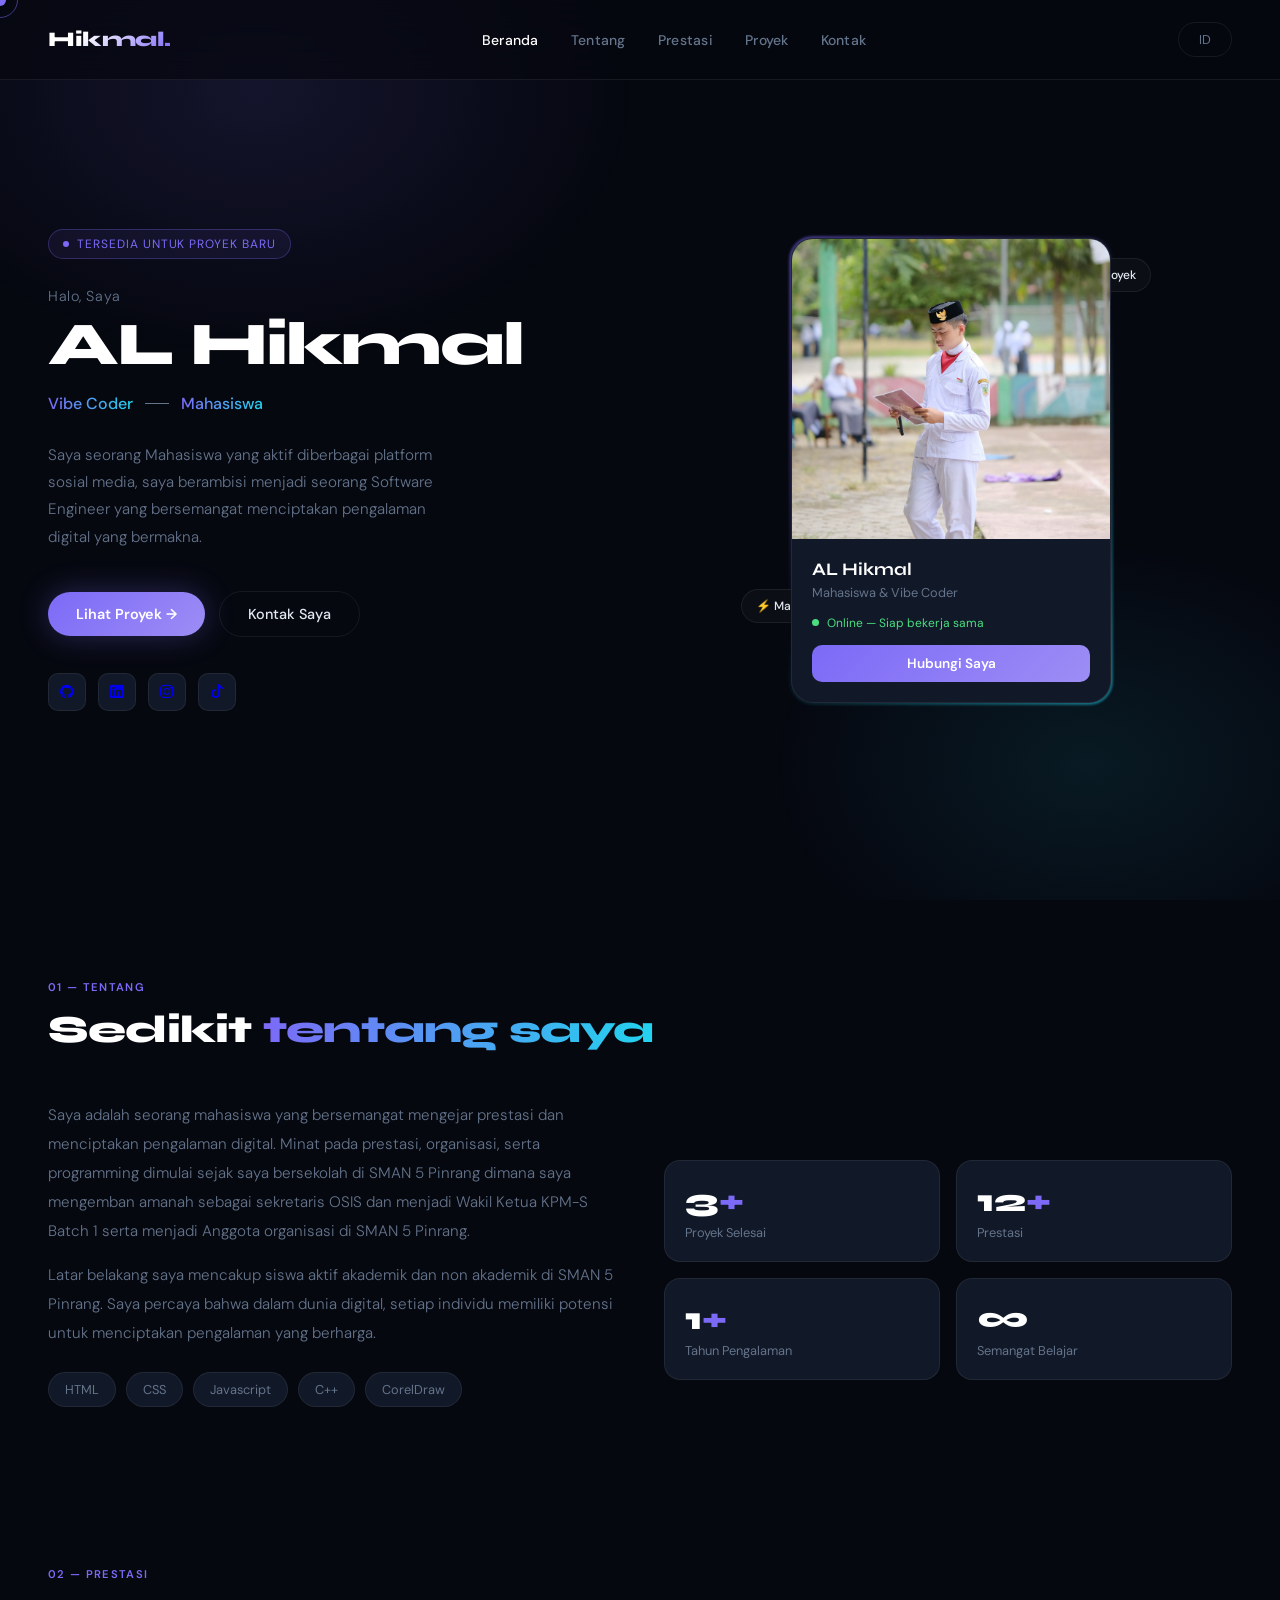
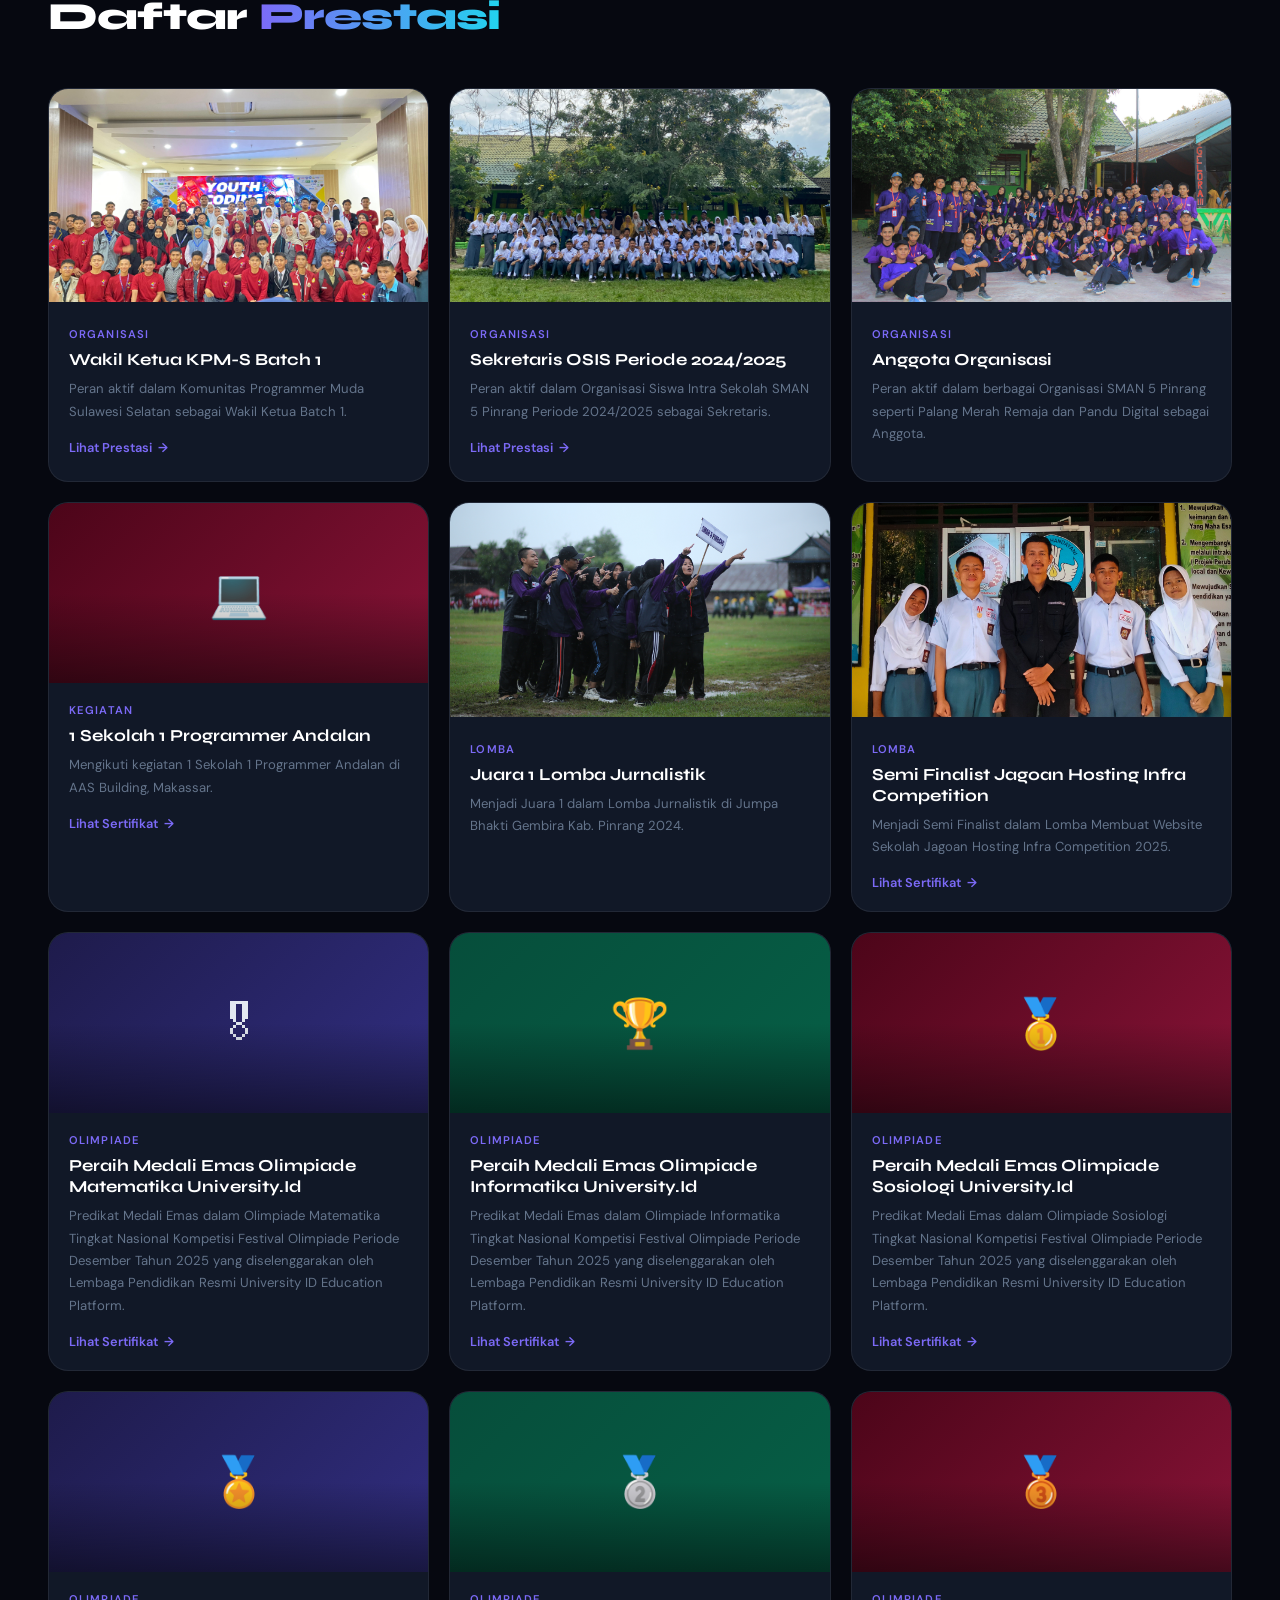
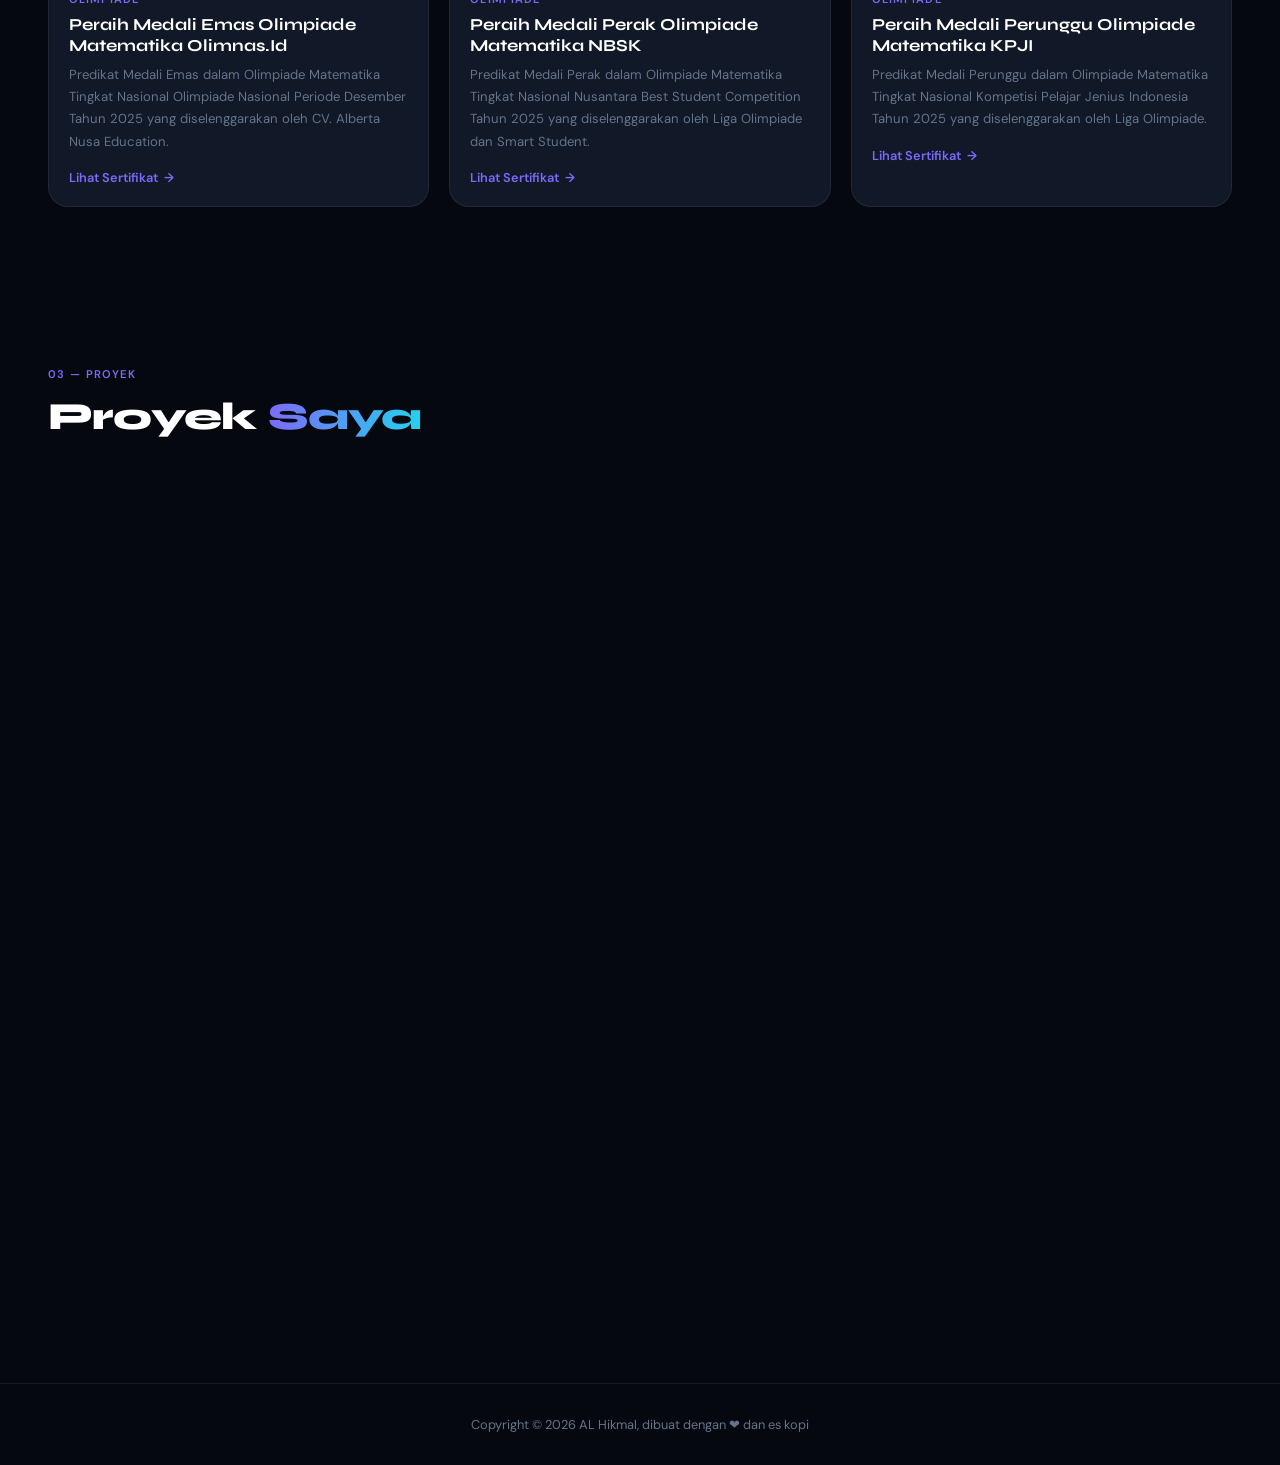
<file: project/project2/index.html>
<!DOCTYPE html>
<html lang="id">
<head>
<meta charset="UTF-8">
<meta name="viewport" content="width=device-width, initial-scale=1.0">
<title>Hikmal | Vibe Coder</title>
<link rel="stylesheet" href="style.css">
<link href="https://fonts.googleapis.com/css2?family=Syne:wght@400;600;700;800&family=DM+Sans:ital,wght@0,300;0,400;0,500;1,300&display=swap" rel="stylesheet">
<link href="https://cdn.jsdelivr.net/npm/bootstrap-icons@1.8.1/font/bootstrap-icons.css" rel="stylesheet" />

</head>
<body>

<div class="cursor" id="cursor"></div>
<div class="cursor-ring" id="cursorRing"></div>
<div class="ambient"></div>

<!-- NAV -->
<nav>
  <div class="logo">Hikmal.</div>
  <ul class="nav-links">
    <li><a href="#beranda">Beranda</a></li>
    <li><a href="#tentang">Tentang</a></li>
    <li><a href="#prestasi">Prestasi</a></li>
    <li><a href="#proyek">Proyek</a></li>
    <li><a href="#kontak">Kontak</a></li>
  </ul>
  <div class="nav-actions">
    <button class="btn-outline">ID</button>
  </div>
</nav>

<!-- HERO -->
<section class="hero" id="beranda">
  <div class="hero-left">
    <div class="tag"><span class="tag-dot"></span> Tersedia untuk proyek baru</div>
    <p class="greeting">Halo, Saya</p>
    <h1>AL Hikmal</h1>
    <div class="role-line">
      <span class="role">Vibe Coder</span>
      <span class="role-sep"></span>
      <span class="role">Mahasiswa</span>
    </div>
    <p class="bio">Saya seorang Mahasiswa yang aktif diberbagai platform sosial media, saya berambisi menjadi seorang Software Engineer yang bersemangat menciptakan pengalaman digital yang bermakna.</p>
    <div class="hero-actions">
      <a href="#proyek" class="btn-primary">Lihat Proyek →</a>
      <a href="#kontak" class="btn-ghost">Kontak Saya</a>
    </div>
    <div class="socials">
      <div class="social-icon" title="GitHub">
        <a href="http://github.com/al-hikmal" target="_blank"><i class="bi bi-github"></i></a></div>
      <div class="social-icon" title="LinkedIn">
        <a href="http://linkedin.com/in/al-hikmal" target="_blank"><i class="bi bi-linkedin"></i></a>
      </div>
      <div class="social-icon" title="Instagram">
        <a href="http://instagram.com/al_hikml" target="_blank"><i class="bi bi-instagram"></i></a>
      </div>
      <div class="social-icon" title="TikTok">
        <a href="http://tiktok.com/@al_hikmal" target="_blank"><i class="bi bi-tiktok"></i></a>
      </div>
    </div>
  </div>

  <div class="hero-right">
    <div class="profile-card">
      <div class="card-glow"></div>
      <div class="card-inner">
        <div class="card-photo">
          <img src="../../assets/foto-gueh.jpg" alt="Foto" style="width: 100%; height: 100; object-fit: cover;">
        </div>
        <div class="card-body">
          <div class="card-name">AL Hikmal</div>
          <div class="card-title">Mahasiswa & Vibe Coder</div>
          <div class="card-status"><span class="status-dot"></span> Online — Siap bekerja sama</div>
          <a href="https://linktr.ee/al_hikmal" target="_blank">
          <button class="card-btn">Hubungi Saya</button>
          </a>
        </div>
      </div>
      <div class="float-tag float-tag-1">🎨 3+ Proyek</div>
      <div class="float-tag float-tag-2">⚡ Mahasiswa Aktif</div>
    </div>
  </div>
</section>

<!-- TENTANG -->
<section id="tentang">
  <div class="section-label">01 — Tentang</div>
  <div class="section-title">Sedikit <span>tentang saya</span></div>
  <div class="about-grid reveal">
    <div class="about-text">
      <p>Saya adalah seorang mahasiswa yang bersemangat mengejar prestasi dan menciptakan pengalaman digital. Minat pada prestasi, organisasi, serta programming dimulai sejak saya bersekolah di SMAN 5 Pinrang dimana saya mengemban amanah sebagai sekretaris OSIS dan menjadi Wakil Ketua KPM-S Batch 1 serta menjadi Anggota organisasi di SMAN 5 Pinrang.</p>
      <p>Latar belakang saya mencakup siswa aktif akademik dan non akademik di SMAN 5 Pinrang. Saya percaya bahwa dalam dunia digital, setiap individu memiliki potensi untuk menciptakan pengalaman yang berharga.</p>
      <div class="skills-list">
        <span class="skill-chip">HTML</span>
        <span class="skill-chip">CSS</span>
        <span class="skill-chip">Javascript</span>
        <span class="skill-chip">C++</span>
        <span class="skill-chip">CorelDraw</span>
      </div>
    </div>
    <div class="stats-grid">
      <div class="stat-card">
        <div class="stat-num">3<span>+</span></div>
        <div class="stat-label">Proyek Selesai</div>
      </div>
      <div class="stat-card">
        <div class="stat-num">12<span>+</span></div>
        <div class="stat-label">Prestasi</div>
      </div>
      <div class="stat-card">
        <div class="stat-num">1<span>+</span></div>
        <div class="stat-label">Tahun Pengalaman</div>
      </div>
      <div class="stat-card">
        <div class="stat-num">∞</div>
        <div class="stat-label">Semangat Belajar</div>
      </div>
    </div>
  </div>
</section>

<!-- PRESTASI -->
<section id="prestasi">
  <div class="section-label">02 — Prestasi</div>
  <div class="section-title">Daftar <span>Prestasi</span></div>
  <div class="projects-grid reveal">
    <div class="project-card">
      <img src="../../assets/foto-kpms.jpg" alt="foto-kpms" style="width: 100%;">
      <div class="project-info">
        <div class="project-tag">Organisasi</div>
        <div class="project-name">Wakil Ketua KPM-S Batch 1</div>
        <div class="project-desc">Peran aktif dalam Komunitas Programmer Muda Sulawesi Selatan sebagai Wakil Ketua Batch 1.</div>
        <a href="https://www.instagram.com/p/DKKIlIdT4Gd/?igsh=Zmp3Z3VnZWY4N2M1" class="project-link">Lihat Prestasi <span>→</span></a>
      </div>
    </div>
    <div class="project-card">
      <img src="../../assets/foto-osis.jpg" alt="foto-osis" style="width: 100%;">
      <div class="project-info">
        <div class="project-tag">Organisasi</div>
        <div class="project-name">Sekretaris OSIS Periode 2024/2025</div>
        <div class="project-desc">Peran aktif dalam Organisasi Siswa Intra Sekolah SMAN 5 Pinrang Periode 2024/2025 sebagai Sekretaris.</div>
        <a href="https://www.instagram.com/p/DKmFdUtS3lr/?igsh=MWRhd3B4YXVrYjB3NA==" class="project-link">Lihat Prestasi <span>→</span></a>
      </div>
    </div>
    <div class="project-card">
      <img src="../../assets/foto-pmr.jpg" alt="foto-pmr" style="width: 100%;">
      <div class="project-info">
        <div class="project-tag">Organisasi</div>
        <div class="project-name">Anggota Organisasi</div>
        <div class="project-desc">Peran aktif dalam berbagai Organisasi SMAN 5 Pinrang seperti Palang Merah Remaja dan Pandu Digital sebagai Anggota.</div>
      </div>
    </div>
    <div class="project-card">
      <div class="project-thumb p3">💻</div>
      <div class="project-info">
        <div class="project-tag">Kegiatan</div>
        <div class="project-name">1 Sekolah 1 Programmer Andalan</div>
        <div class="project-desc">Mengikuti kegiatan 1 Sekolah 1 Programmer Andalan di AAS Building, Makassar.</div>
        <a href="https://drive.google.com/file/d/1qP9JjJjTUNBXFXMg5mICB6vMCliOFSv8/view?usp=sharing" class="project-link">Lihat Sertifikat <span>→</span></a>
      </div>
    </div>
    <div class="project-card">
      <img src="../../assets/foto-pmr-jurnalistik.JPG" alt="foto-pmr-jurnalistik" style="width: 100%;">
      <div class="project-info">
        <div class="project-tag">Lomba</div>
        <div class="project-name">Juara 1 Lomba Jurnalistik</div>
        <div class="project-desc">Menjadi Juara 1 dalam Lomba Jurnalistik di Jumpa Bhakti Gembira Kab. Pinrang 2024.</div>
      </div>
    </div>
    <div class="project-card">
      <img src="../../assets/foto-jhic.jpg" alt="foto-jhic" style="width: 100%;">
      <div class="project-info">
        <div class="project-tag">Lomba</div>
        <div class="project-name">Semi Finalist Jagoan Hosting Infra Competition</div>
        <div class="project-desc">Menjadi Semi Finalist dalam Lomba Membuat Website Sekolah Jagoan Hosting Infra Competition 2025.</div>
        <a href="https://drive.google.com/file/d/1VeLLi95-VUJPFfsaT3T-R0A3FlIMa30P/view?usp=sharing" class="project-link">Lihat Sertifikat <span>→</span></a>
      </div>
    </div>
    <div class="project-card">
      <div class="project-thumb p1">🎖</div>
      <div class="project-info">
        <div class="project-tag">Olimpiade</div>
        <div class="project-name">Peraih Medali Emas Olimpiade Matematika University.Id</div>
        <div class="project-desc">Predikat Medali Emas dalam Olimpiade Matematika Tingkat Nasional Kompetisi Festival Olimpiade Periode Desember Tahun 2025 yang diselenggarakan oleh Lembaga Pendidikan Resmi University ID Education Platform.</div>
        <a href="https://drive.google.com/file/d/1Uq1sIuWx6zx3nG0RT95wzyu8LOHr8_3b/view?usp=sharing" class="project-link">Lihat Sertifikat <span>→</span></a>
      </div>
    </div>
    <div class="project-card">
      <div class="project-thumb p2">🏆</div>
      <div class="project-info">
        <div class="project-tag">Olimpiade</div>
        <div class="project-name">Peraih Medali Emas Olimpiade Informatika University.Id</div>
        <div class="project-desc">Predikat Medali Emas dalam Olimpiade Informatika Tingkat Nasional Kompetisi Festival Olimpiade Periode Desember Tahun 2025 yang diselenggarakan oleh Lembaga Pendidikan Resmi University ID Education Platform.</div>
        <a href="https://drive.google.com/file/d/1ZLe3NrpRhRzs59KJKx-qsFuG2zKBmpNj/view?usp=sharing" class="project-link">Lihat Sertifikat <span>→</span></a>
      </div>
    </div>
    <div class="project-card">
      <div class="project-thumb p3">🥇</div>
      <div class="project-info">
        <div class="project-tag">Olimpiade</div>
        <div class="project-name">Peraih Medali Emas Olimpiade Sosiologi University.Id</div>
        <div class="project-desc">Predikat Medali Emas dalam Olimpiade Sosiologi Tingkat Nasional Kompetisi Festival Olimpiade Periode Desember Tahun 2025 yang diselenggarakan oleh Lembaga Pendidikan Resmi University ID Education Platform.</div>
        <a href="https://drive.google.com/file/d/1_KYvoMHbD_V3cXb-87qanypFxXIbGVIE/view?usp=sharing" class="project-link">Lihat Sertifikat <span>→</span></a>
      </div>
    </div>
    <div class="project-card">
      <div class="project-thumb p1">🏅</div>
      <div class="project-info">
        <div class="project-tag">Olimpiade</div>
        <div class="project-name">Peraih Medali Emas Olimpiade Matematika Olimnas.Id</div>
        <div class="project-desc">Predikat Medali Emas dalam Olimpiade Matematika Tingkat Nasional Olimpiade Nasional Periode Desember Tahun 2025 yang diselenggarakan oleh CV. Alberta Nusa Education.</div>
        <a href="https://drive.google.com/file/d/1IU86PbDyP1raluZy7JPZ-FdsspcXyeX2/view?usp=sharing" class="project-link">Lihat Sertifikat <span>→</span></a>
      </div>
    </div>
    <div class="project-card">
      <div class="project-thumb p2">🥈</div>
      <div class="project-info">
        <div class="project-tag">Olimpiade</div>
        <div class="project-name">Peraih Medali Perak Olimpiade Matematika NBSK</div>
        <div class="project-desc">Predikat Medali Perak dalam Olimpiade Matematika Tingkat Nasional Nusantara Best Student Competition Tahun 2025 yang diselenggarakan oleh Liga Olimpiade dan Smart Student.</div>
        <a href="https://drive.google.com/file/d/1II7OwxVs1ufe6LFbFvNc7UJaSmMx3AY1/view?usp=sharing" class="project-link">Lihat Sertifikat <span>→</span></a>
      </div>
    </div>
    <div class="project-card">
      <div class="project-thumb p3">🥉</div>
      <div class="project-info">
        <div class="project-tag">Olimpiade</div>
        <div class="project-name">Peraih Medali Perunggu Olimpiade Matematika KPJI</div>
        <div class="project-desc">Predikat Medali Perunggu dalam Olimpiade Matematika Tingkat Nasional Kompetisi Pelajar Jenius Indonesia Tahun 2025 yang diselenggarakan oleh Liga Olimpiade.</div>
        <a href="https://drive.google.com/file/d/16T2_5x2RSc4bHeLwCURkspwh_K-dSEhy/view?usp=sharing" class="project-link">Lihat Sertifikat <span>→</span></a>
      </div>
    </div>
  </div>
</section>

<!-- PROYEK -->
<section id="proyek">
  <div class="section-label">03 — Proyek</div>
  <div class="section-title">Proyek <span>Saya</span></div>
  <div class="projects-grid reveal">
    <div class="project-card">
      <div class="project-thumb p3">❤️</div>
      <div class="project-info">
        <div class="project-tag">Branding</div>
        <div class="project-name">Hikmal Website 1.0</div>
        <div class="project-desc">Website personal branding yang dibuat menggunakan HTML, CSS, dan Javascript untuk menampilkan informasi tentang saya.</div>
        <a href="project/project1/index.html" class="project-link">Lihat Proyek <span>→</span></a>
      </div>
    </div>
    <div class="project-card">
      <div class="project-thumb p2">🏫</div>
      <div class="project-info">
        <div class="project-tag">Sekolah</div>
        <div class="project-name">Website SMAN 5 Pinrang</div>
        <div class="project-desc">Website sekolah SMAN 5 Pinrang yang saya buat untuk lomba Infra Competition Jagoan Hosting 2025.</div>
        <a href="https://sman5pinrang.web.id" target="_blank" class="project-link">Lihat Proyek <span>→</span></a>
      </div>
    </div>
  </div>
</section>

<!-- KONTAK -->
<section id="kontak">
  <div class="contact-wrap reveal">
    <div class="section-label" style="text-align:center">04 — Kontak</div>
    <div class="section-title">Mari <span>bekerja sama</span></div>
    <p>Punya ide yang menarik? just call me. Hubungi saya!</p>
    <div class="contact-card">
      <a href="https://linktr.ee/al_hikmal" target="_blank">
      <button class="btn-send">Hubungi Saya <span>→</span></button>
      </a>
    </div>
  </div>
</section>

<footer>
  <p>Copyright &copy; 2026 AL Hikmal, dibuat dengan ❤ dan es kopi</p>
</footer>

<script>
  // Custom cursor
  const cursor = document.getElementById('cursor');
  const ring = document.getElementById('cursorRing');
  let mx = 0, my = 0;

  document.addEventListener('mousemove', e => {
    mx = e.clientX; my = e.clientY;
    cursor.style.left = mx + 'px';
    cursor.style.top = my + 'px';
    ring.style.left = mx + 'px';
    ring.style.top = my + 'px';
  });

  document.querySelectorAll('a, button, .social-icon, .project-card, .stat-card').forEach(el => {
    el.addEventListener('mouseenter', () => {
      cursor.style.width = '20px'; cursor.style.height = '20px';
      ring.style.width = '50px'; ring.style.height = '50px';
    });
    el.addEventListener('mouseleave', () => {
      cursor.style.width = '12px'; cursor.style.height = '12px';
      ring.style.width = '36px'; ring.style.height = '36px';
    });
  });

  // Scroll reveal
  const reveals = document.querySelectorAll('.reveal');
  const observer = new IntersectionObserver(entries => {
    entries.forEach(e => {
      if (e.isIntersecting) { e.target.classList.add('visible'); }
    });
  }, { threshold: 0.15 });
  reveals.forEach(r => observer.observe(r));

  // Smooth active nav
  const sections = document.querySelectorAll('section[id]');
  const navLinks = document.querySelectorAll('.nav-links a');
  window.addEventListener('scroll', () => {
    let current = '';
    sections.forEach(s => {
      if (window.scrollY >= s.offsetTop - 100) current = s.getAttribute('id');
    });
    navLinks.forEach(a => {
      a.style.color = a.getAttribute('href') === '#' + current ? '#fff' : '';
    });
  });
</script>
</body>
</html>
</file>
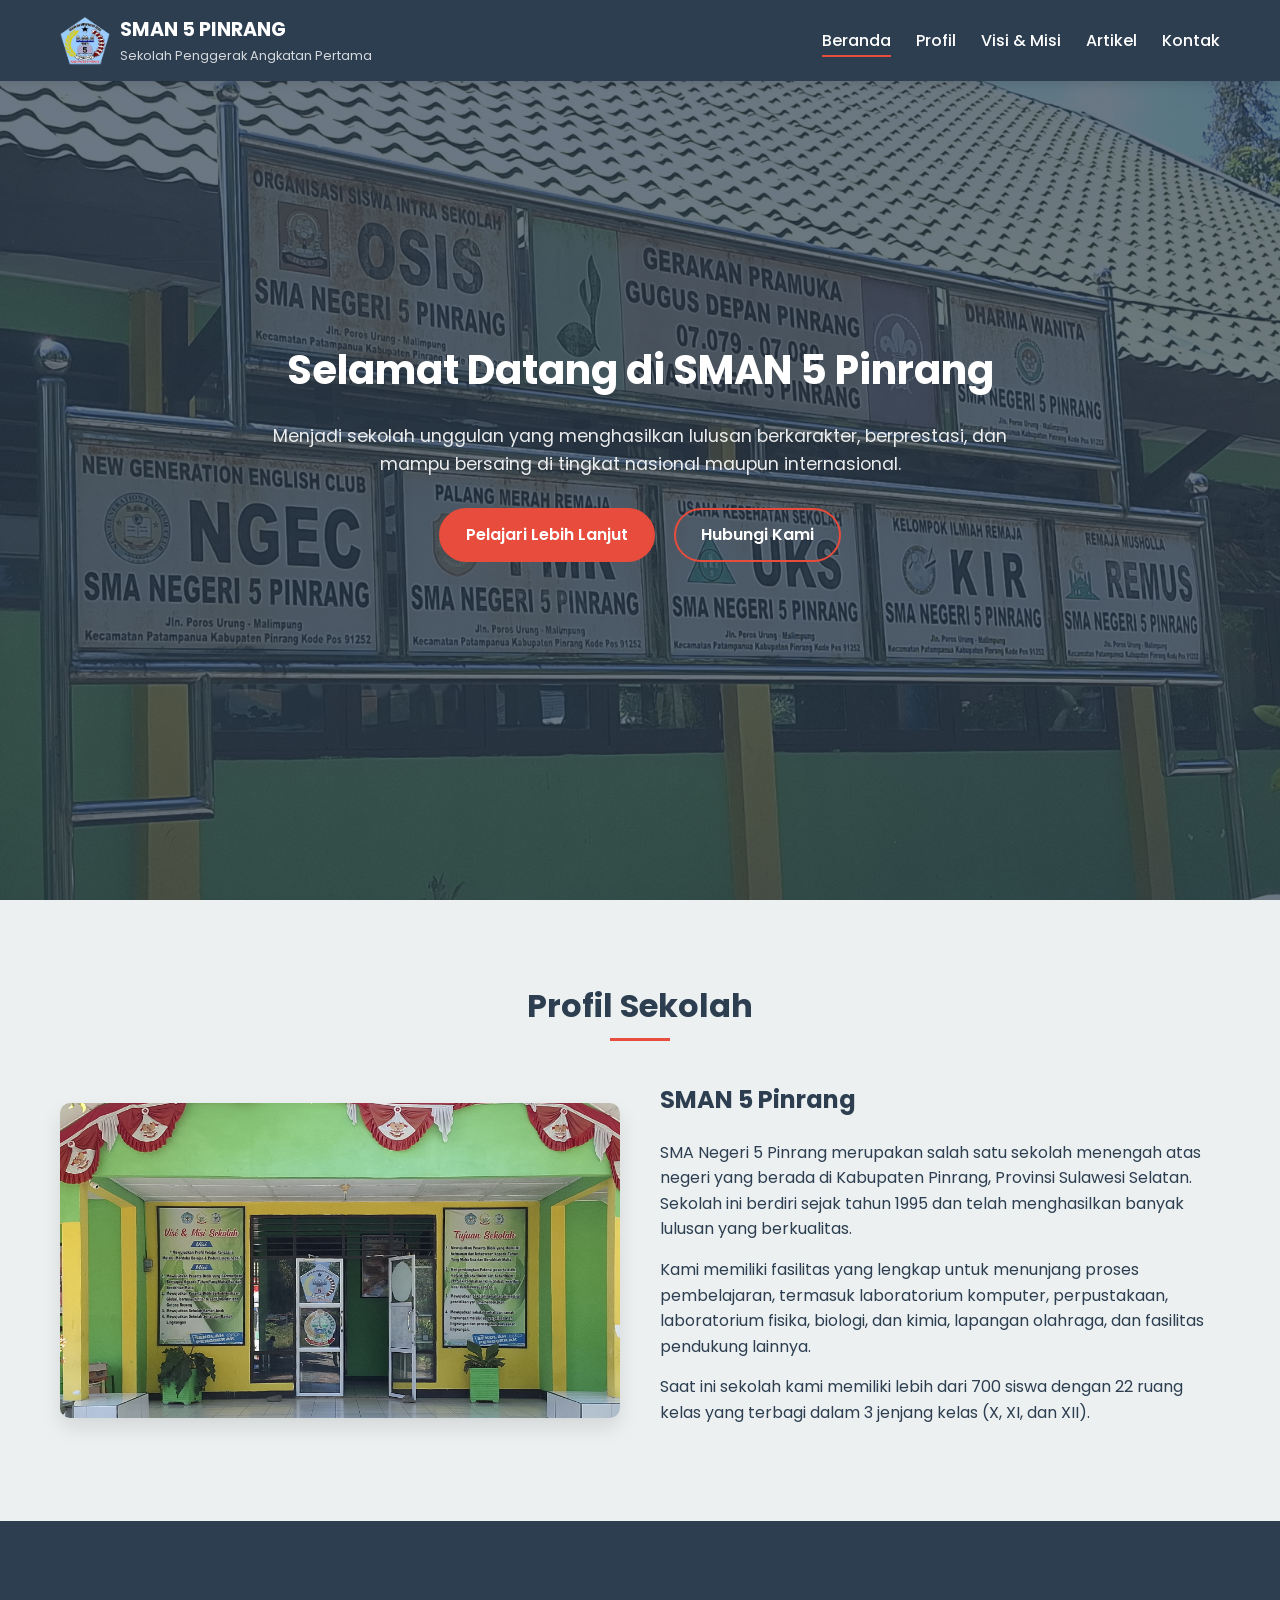
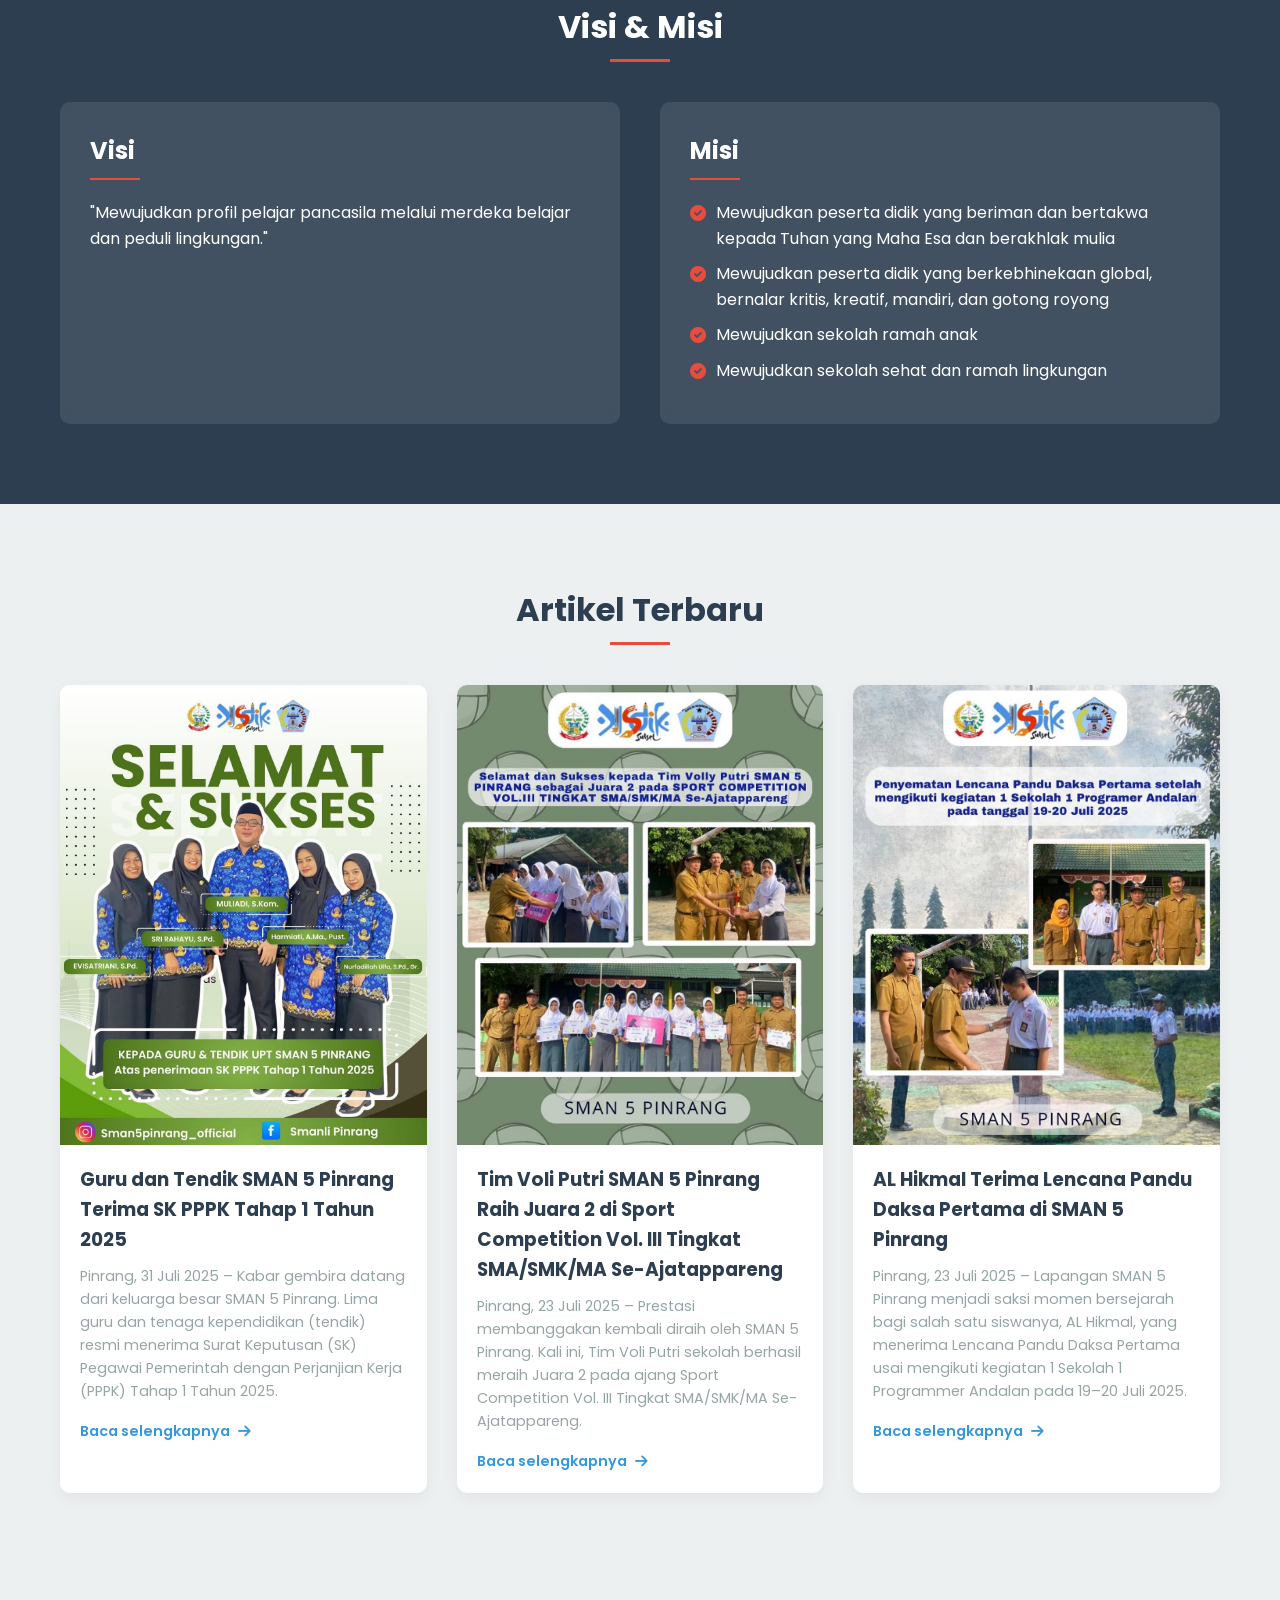
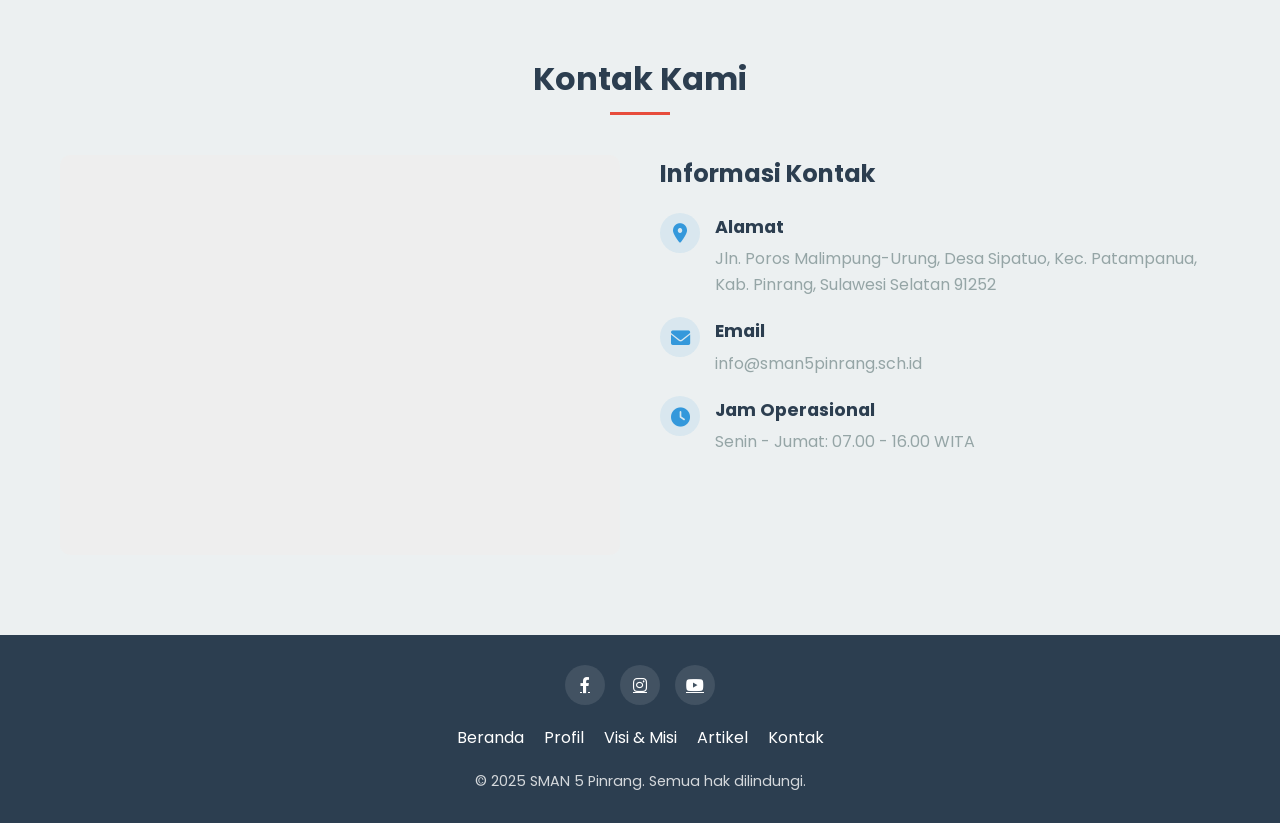
<file: project/web_smanlip/index.html>
<!DOCTYPE html>
<html lang="id">
<head>
    <meta charset="UTF-8">
    <meta name="viewport" content="width=device-width, initial-scale=1.0">
    <title>SMAN 5 Pinrang - Sekolah Penggerak Angkatan Pertama</title>
    <link rel="stylesheet" href="https://fonts.googleapis.com/css2?family=Poppins:wght@300;400;500;600;700&display=swap">
    <link rel="stylesheet" href="https://cdnjs.cloudflare.com/ajax/libs/font-awesome/6.0.0-beta3/css/all.min.css">
    <style>
        :root {
            --primary: #2c3e50;
            --secondary: #3498db;
            --accent: #e74c3c;
            --light: #ecf0f1;
            --dark: #2c3e50;
            --gray: #95a5a6;
        }

        * {
            margin: 0;
            padding: 0;
            box-sizing: border-box;
        }

        body {
            font-family: 'Poppins', sans-serif;
            color: var(--dark);
            background-color: var(--light);
            line-height: 1.6;
        }

        .container {
            max-width: 1200px;
            margin: 0 auto;
            padding: 0 20px;
        }

        header {
            background-color: var(--primary);
            color: white;
            padding: 15px 0;
            position: fixed;
            width: 100%;
            z-index: 1000;
            box-shadow: 0 2px 10px rgba(0, 0, 0, 0.1);
            transition: all 0.3s ease;
        }

        header.scrolled {
            padding: 10px 0;
            background-color: rgba(44, 62, 80, 0.95);
        }

        .header-container {
            display: flex;
            justify-content: space-between;
            align-items: center;
        }

        .logo {
            display: flex;
            align-items: center;
            gap: 10px;
        }

        .logo img {
            height: 50px;
            transition: transform 0.3s ease;
        }

        .logo:hover img {
            transform: scale(1.05);
        }

        .logo-text h1 {
            font-size: 1.2rem;
            font-weight: 700;
        }

        .logo-text p {
            font-size: 0.8rem;
            opacity: 0.8;
        }

        nav ul {
            display: flex;
            list-style: none;
            gap: 25px;
        }

        nav a {
            color: white;
            text-decoration: none;
            font-weight: 500;
            position: relative;
            transition: all 0.3s ease;
        }

        nav a::after {
            content: '';
            position: absolute;
            width: 0;
            height: 2px;
            background-color: var(--accent);
            bottom: -5px;
            left: 0;
            transition: width 0.3s ease;
        }

        nav a:hover::after, nav a.active::after {
            width: 100%;
        }

        .mobile-menu-btn {
            display: none;
            background: none;
            border: none;
            color: white;
            font-size: 1.5rem;
            cursor: pointer;
        }

        .hero {
            height: 100vh;
            background: linear-gradient(rgba(44, 62, 80, 0.7), rgba(44, 62, 80, 0.7)), url('image2.jpg') center/cover;
            color: white;
            display: flex;
            align-items: center;
            text-align: center;
            padding-top: 80px;
        }

        .hero-content {
            max-width: 800px;
            margin: 0 auto;
            opacity: 0;
            transform: translateY(30px);
            animation: fadeInUp 1s forwards 0.5s;
        }

        @keyframes fadeInUp {
            to {
                opacity: 1;
                transform: translateY(0);
            }
        }

        .hero h1 {
            font-size: 2.5rem;
            margin-bottom: 20px;
        }

        .hero p {
            font-size: 1.1rem;
            margin-bottom: 30px;
            opacity: 0.9;
        }

        .btn {
            display: inline-block;
            background-color: var(--accent);
            color: white;
            padding: 12px 25px;
            border-radius: 50px;
            text-decoration: none;
            font-weight: 600;
            transition: all 0.3s ease;
            border: 2px solid var(--accent);
        }

        .btn:hover {
            background-color: transparent;
            transform: translateY(-3px);
            box-shadow: 0 5px 15px rgba(231, 76, 60, 0.3);
        }

        .btn-outline {
            background-color: transparent;
            margin-left: 15px;
        }

        .btn-outline:hover {
            background-color: var(--accent);
        }

        section {
            padding: 80px 0;
        }

        .section-title {
            text-align: center;
            margin-bottom: 50px;
        }

        .section-title h2 {
            font-size: 2rem;
            position: relative;
            display: inline-block;
            color: var(--primary);
        }

        .section-title h2::after {
            content: '';
            position: absolute;
            width: 60px;
            height: 3px;
            background-color: var(--accent);
            bottom: -10px;
            left: 50%;
            transform: translateX(-50%);
        }

        .card {
            background-color: white;
            border-radius: 10px;
            box-shadow: 0 5px 15px rgba(0, 0, 0, 0.05);
            overflow: hidden;
            transition: transform 0.3s ease, box-shadow 0.3s ease;
        }

        .card:hover {
            transform: translateY(-10px);
            box-shadow: 0 15px 30px rgba(0, 0, 0, 0.1);
        }

        .card-image {
            height: 460px;
            overflow: hidden;
        }

        .card-image img {
            width: 100%;
            height: 100%;
            object-fit: cover;
            transition: transform 0.5s ease;
        }

        .card:hover .card-image img {
            transform: scale(1.1);
        }

        .card-content {
            padding: 20px;
        }

        .card-content h3 {
            margin-bottom: 10px;
            color: var(--primary);
        }

        .card-content p {
            color: var(--gray);
            margin-bottom: 15px;
            font-size: 0.9rem;
        }

        .read-more {
            color: var(--secondary);
            font-weight: 600;
            text-decoration: none;
            font-size: 0.9rem;
        }

        .read-more i {
            margin-left: 5px;
            transition: transform 0.3s ease;
        }

        .read-more:hover i {
            transform: translateX(5px);
        }

        .grid-3 {
            display: grid;
            grid-template-columns: repeat(auto-fit, minmax(300px, 1fr));
            gap: 30px;
        }

        .profile-school {
            display: grid;
            grid-template-columns: 1fr 1fr;
            gap: 40px;
            align-items: center;
        }

        .profile-image {
            border-radius: 10px;
            overflow: hidden;
            box-shadow: 0 10px 20px rgba(0, 0, 0, 0.1);
        }

        .profile-image img {
            width: 100%;
            height: auto;
            display: block;
        }

        .profile-text h3 {
            font-size: 1.5rem;
            margin-bottom: 20px;
            color: var(--primary);
        }

        .profile-text p {
            margin-bottom: 15px;
        }

        .vision-mission {
            background-color: var(--primary);
            color: white;
            padding: 80px 0;
        }

        .vision-mission .section-title h2 {
            color: white;
        }

        .vision-mission-container {
            display: grid;
            grid-template-columns: 1fr 1fr;
            gap: 40px;
        }

        .vision-box, .mission-box {
            background-color: rgba(255, 255, 255, 0.1);
            padding: 30px;
            border-radius: 10px;
            backdrop-filter: blur(5px);
            transition: transform 0.3s ease;
        }

        .vision-box:hover, .mission-box:hover {
            transform: translateY(-10px);
        }

        .vision-box h3, .mission-box h3 {
            font-size: 1.5rem;
            margin-bottom: 20px;
            position: relative;
            padding-bottom: 10px;
        }

        .vision-box h3::after, .mission-box h3::after {
            content: '';
            position: absolute;
            width: 50px;
            height: 2px;
            background-color: var(--accent);
            bottom: 0;
            left: 0;
        }

        .mission-item {
            display: flex;
            gap: 10px;
            margin-bottom: 10px;
        }

        .mission-item i {
            color: var(--accent);
            margin-top: 5px;
        }

        .contact-info {
            display: grid;
            grid-template-columns: 1fr 1fr;
            gap: 40px;
        }

        .contact-map {
            height: 400px;
            background-color: #eee;
            border-radius: 10px;
            overflow: hidden;
        }

        .contact-map iframe {
            width: 100%;
            height: 100%;
            border: none;
        }

        .contact-details h3 {
            margin-bottom: 20px;
            font-size: 1.5rem;
            color: var(--primary);
        }

        .contact-item {
            display: flex;
            gap: 15px;
            margin-bottom: 20px;
        }

        .contact-item i {
            font-size: 1.2rem;
            color: var(--secondary);
            width: 40px;
            height: 40px;
            background-color: rgba(52, 152, 219, 0.1);
            border-radius: 50%;
            display: flex;
            align-items: center;
            justify-content: center;
            flex-shrink: 0;
        }

        .contact-item-text h4 {
            margin-bottom: 5px;
            font-size: 1.1rem;
        }

        .contact-item-text p {
            color: var(--gray);
        }

        footer {
            background-color: var(--primary);
            color: white;
            padding: 30px 0;
            text-align: center;
        }

        .social-media {
            display: flex;
            justify-content: center;
            gap: 15px;
            margin-bottom: 20px;
        }

        .social-media a {
            display: flex;
            align-items: center;
            justify-content: center;
            width: 40px;
            height: 40px;
            background-color: rgba(255, 255, 255, 0.1);
            border-radius: 50%;
            color: white;
            transition: all 0.3s ease;
        }

        .social-media a:hover {
            background-color: var(--accent);
            transform: translateY(-5px);
        }

        .footer-menu {
            display: flex;
            justify-content: center;
            gap: 20px;
            margin-bottom: 20px;
            flex-wrap: wrap;
        }

        .footer-menu a {
            color: white;
            text-decoration: none;
            transition: color 0.3s ease;
        }

        .footer-menu a:hover {
            color: var(--accent);
        }

        .copyright {
            font-size: 0.9rem;
            opacity: 0.8;
        }

        .scroll-top {
            position: fixed;
            bottom: 30px;
            right: 30px;
            width: 50px;
            height: 50px;
            background-color: var(--accent);
            color: white;
            border-radius: 50%;
            display: flex;
            align-items: center;
            justify-content: center;
            cursor: pointer;
            opacity: 0;
            visibility: hidden;
            transition: all 0.3s ease;
            z-index: 999;
            box-shadow: 0 5px 15px rgba(231, 76, 60, 0.3);
        }

        .scroll-top.active {
            opacity: 1;
            visibility: visible;
        }

        .scroll-top:hover {
            background-color: var(--secondary);
            transform: translateY(-5px);
        }

        /* Animations */
        @keyframes fadeIn {
            from { opacity: 0; }
            to { opacity: 1; }
        }

        .fade-in {
            animation: fadeIn 1s both;
        }

        .delay-1 { animation-delay: 0.2s; }
        .delay-2 { animation-delay: 0.4s; }
        .delay-3 { animation-delay: 0.6s; }
        .delay-4 { animation-delay: 0.8s; }
        .delay-5 { animation-delay: 1s; }

        /* Responsive styles */
        @media (max-width: 992px) {
            .profile-school {
                grid-template-columns: 1fr;
            }
            
            .vision-mission-container {
                grid-template-columns: 1fr;
            }
            
            .contact-info {
                grid-template-columns: 1fr;
            }
            
            .hero h1 {
                font-size: 2rem;
            }
        }

        @media (max-width: 768px) {
            nav ul {
                position: fixed;
                top: 80px;
                left: 0;
                width: 100%;
                background-color: var(--primary);
                flex-direction: column;
                align-items: center;
                padding: 20px 0;
                gap: 20px;
                transform: translateY(-150%);
                transition: transform 0.3s ease;
                box-shadow: 0 10px 10px rgba(0, 0, 0, 0.1);
            }
            
            nav ul.active {
                transform: translateY(0);
            }
            
            nav a {
                font-size: 1.1rem;
            }
            
            .mobile-menu-btn {
                display: block;
            }
            
            .grid-3 {
                grid-template-columns: 1fr;
            }
            
            .btn {
                display: block;
                width: max-content;
                margin: 10px auto;
            }
        }

        @media (max-width: 576px) {
            .hero h1 {
                font-size: 1.8rem;
            }
            
            .hero p {
                font-size: 1rem;
            }
            
            .section-title h2 {
                font-size: 1.5rem;
            }
        }
    </style>
</head>
<body>
    <header id="header">
        <div class="container header-container">
            <div class="logo">
                <img src="logo.png" alt="Logo SMAN 5 Pinrang">
                <div class="logo-text">
                    <h1>SMAN 5 PINRANG</h1>
                    <p>Sekolah Penggerak Angkatan Pertama</p>
                </div>
            </div>
            <nav>
                <ul id="nav-menu">
                    <li><a href="#home" class="active">Beranda</a></li>
                    <li><a href="#profile">Profil</a></li>
                    <li><a href="#vision-mission">Visi & Misi</a></li>
                    <li><a href="#article">Artikel</a></li>
                    <li><a href="#contact">Kontak</a></li>
                </ul>
                <button class="mobile-menu-btn" id="mobile-menu-btn">
                    <i class="fas fa-bars"></i>
                </button>
            </nav>
        </div>
    </header>

    <section class="hero" id="home">
        <div class="container">
            <div class="hero-content">
                <h1>Selamat Datang di SMAN 5 Pinrang</h1>
                <p>Menjadi sekolah unggulan yang menghasilkan lulusan berkarakter, berprestasi, dan mampu bersaing di tingkat nasional maupun internasional.</p>
                <a href="#profile" class="btn">Pelajari Lebih Lanjut</a>
                <a href="#contact" class="btn btn-outline">Hubungi Kami</a>
            </div>
        </div>
    </section>

    <section id="profile" class="fade-in">
        <div class="container">
            <div class="section-title">
                <h2>Profil Sekolah</h2>
            </div>
            <div class="profile-school">
                <div class="profile-image fade-in">
                    <img src="image1.jpg" alt="Gedung SMAN 5 Pinrang dengan taman yang hijau dan area parkir yang luas">
                </div>
                <div class="profile-text fade-in delay-1">
                    <h3>SMAN 5 Pinrang</h3>
                    <p>SMA Negeri 5 Pinrang merupakan salah satu sekolah menengah atas negeri yang berada di Kabupaten Pinrang, Provinsi Sulawesi Selatan. Sekolah ini berdiri sejak tahun 1995 dan telah menghasilkan banyak lulusan yang berkualitas.</p>
                    <p>Kami memiliki fasilitas yang lengkap untuk menunjang proses pembelajaran, termasuk laboratorium komputer, perpustakaan, laboratorium fisika, biologi, dan kimia, lapangan olahraga, dan fasilitas pendukung lainnya.</p>
                    <p>Saat ini sekolah kami memiliki lebih dari 700 siswa dengan 22 ruang kelas yang terbagi dalam 3 jenjang kelas (X, XI, dan XII).</p>
                </div>
            </div>
        </div>
    </section>

    <section id="vision-mission" class="vision-mission fade-in delay-2">
        <div class="container">
            <div class="section-title">
                <h2>Visi & Misi</h2>
            </div>
            <div class="vision-mission-container">
                <div class="vision-box fade-in">
                    <h3>Visi</h3>
                    <p>"Mewujudkan profil pelajar pancasila melalui merdeka belajar dan peduli lingkungan."</p>
                </div>
                <div class="mission-box fade-in delay-1">
                    <h3>Misi</h3>
                    <div class="mission-item">
                        <i class="fas fa-check-circle"></i>
                        <p>Mewujudkan peserta didik yang beriman dan bertakwa kepada Tuhan yang Maha Esa dan berakhlak mulia</p>
                    </div>
                    <div class="mission-item">
                        <i class="fas fa-check-circle"></i>
                        <p>Mewujudkan peserta didik yang berkebhinekaan global, bernalar kritis, kreatif, mandiri, dan gotong royong</p>
                    </div>
                    <div class="mission-item">
                        <i class="fas fa-check-circle"></i>
                        <p>Mewujudkan sekolah ramah anak</p>
                    </div>
                    <div class="mission-item fade-in delay-2">
                        <i class="fas fa-check-circle"></i>
                        <p>Mewujudkan sekolah sehat dan ramah lingkungan</p>
                    </div>
                </div>
            </div>
        </div>
    </section>

    <section id="article" class="fade-in delay-3">
        <div class="container">
            <div class="section-title">
                <h2>Artikel Terbaru</h2>
            </div>
            <div class="grid-3">
                <div class="card fade-in">
                    <div class="card-image">
                        <img src="article/assets/artikel3.jpg" alt="Guru dan Tendik SMAN 5 Pinrang Terima SK PPPK Tahap 1 Tahun 2025">
                    </div>
                    <div class="card-content">
                        <h3>Guru dan Tendik SMAN 5 Pinrang Terima SK PPPK Tahap 1 Tahun 2025</h3>
                        <p>Pinrang, 31 Juli 2025 – Kabar gembira datang dari keluarga besar SMAN 5 Pinrang. Lima guru dan tenaga kependidikan (tendik) resmi menerima Surat Keputusan (SK) Pegawai Pemerintah dengan Perjanjian Kerja (PPPK) Tahap 1 Tahun 2025.</p>
                        <a href="article/artikel3.html" class="read-more">Baca selengkapnya <i class="fas fa-arrow-right"></i></a>
                    </div>
                </div>
                <div class="card fade-in delay-1">
                    <div class="card-image">
                        <img src="article/assets/artikel2.jpg" alt="Tim Voli Putri SMAN 5 Pinrang Raih Juara 2 di Sport Competition Vol. III Tingkat SMA/SMK/MA Se-Ajatappareng">
                    </div>
                    <div class="card-content">
                        <h3>Tim Voli Putri SMAN 5 Pinrang Raih Juara 2 di Sport Competition Vol. III Tingkat SMA/SMK/MA Se-Ajatappareng</h3>
                        <p>Pinrang, 23 Juli 2025 – Prestasi membanggakan kembali diraih oleh SMAN 5 Pinrang. Kali ini, Tim Voli Putri sekolah berhasil meraih Juara 2 pada ajang Sport Competition Vol. III Tingkat SMA/SMK/MA Se-Ajatappareng.</p>
                        <a href="article/artikel2.html" class="read-more">Baca selengkapnya <i class="fas fa-arrow-right"></i></a>
                    </div>
                </div>
                <div class="card fade-in delay-2">
                    <div class="card-image">
                        <img src="article/assets/artikel1.jpg" alt="AL Hikmal Terima Lencana Pandu Daksa Pertama di SMAN 5 Pinrang">
                    </div>
                    <div class="card-content">
                        <h3>AL Hikmal Terima Lencana Pandu Daksa Pertama di SMAN 5 Pinrang</h3>
                        <p>Pinrang, 23 Juli 2025 – Lapangan SMAN 5 Pinrang menjadi saksi momen bersejarah bagi salah satu siswanya, AL Hikmal, yang menerima Lencana Pandu Daksa Pertama usai mengikuti kegiatan 1 Sekolah 1 Programmer Andalan pada 19–20 Juli 2025.</p>
                        <a href="article/artikel1.html" class="read-more">Baca selengkapnya <i class="fas fa-arrow-right"></i></a>
                    </div>
                </div>
            </div>
        </div>
    </section>

    <section id="contact" class="fade-in delay-4">
        <div class="container">
            <div class="section-title">
                <h2>Kontak Kami</h2>
            </div>
            <div class="contact-info">
                <div class="contact-map">
                    <iframe src="https://www.google.com/maps/embed?pb=!1m18!1m12!1m3!1d2668.1234763863895!2d119.68713585784201!3d-3.692179506657058!2m3!1f0!2f0!3f0!3m2!1i1024!2i768!4f13.1!3m3!1m2!1s0x2d944f4999b99343%3A0xfca3e120a913a610!2sSMA%20Negeri%205%20Pinrang!5e0!3m2!1sid!2sid!4v1754558520818!5m2!1sid!2sid" width="600" height="450" style="border:0;" allowfullscreen="" loading="lazy" referrerpolicy="no-referrer-when-downgrade"></iframe>
                </div>
                <div class="contact-details fade-in delay-1">
                    <h3>Informasi Kontak</h3>
                    <div class="contact-item">
                        <i class="fas fa-map-marker-alt"></i>
                        <div class="contact-item-text">
                            <h4>Alamat</h4>
                            <p>Jln. Poros Malimpung-Urung, Desa Sipatuo, Kec. Patampanua, Kab. Pinrang, Sulawesi Selatan 91252</p>
                        </div>
                    </div>
                    <div class="contact-item">
                        <i class="fas fa-envelope"></i>
                        <div class="contact-item-text">
                            <h4>Email</h4>
                            <p>info@sman5pinrang.sch.id</p>
                        </div>
                    </div>
                    <div class="contact-item">
                        <i class="fas fa-clock"></i>
                        <div class="contact-item-text">
                            <h4>Jam Operasional</h4>
                            <p>Senin - Jumat: 07.00 - 16.00 WITA</p>
                        </div>
                    </div>
                </div>
            </div>
        </div>
    </section>

    <footer class="fade-in delay-5">
        <div class="container">
            <div class="social-media">
                <a href="https://www.facebook.com/smanli.pinrang"><i class="fab fa-facebook-f"></i></a>
                <a href="https://www.instagram.com/sman5pinrang_official"><i class="fab fa-instagram"></i></a>
                <a href="https://www.youtube.com/channel/@sman5pinrangofficial291"><i class="fab fa-youtube"></i></a>
            </div>
            <div class="footer-menu">
                <a href="#home">Beranda</a>
                <a href="#profile">Profil</a>
                <a href="#vision-mission">Visi & Misi</a>
                <a href="#article">Artikel</a>
                <a href="#contact">Kontak</a>
            </div>
            <div class="copyright">
                <p>&copy; 2025 SMAN 5 Pinrang. Semua hak dilindungi.</p>
            </div>
        </div>
    </footer>

    <div class="scroll-top" id="scroll-top">
        <i class="fas fa-arrow-up"></i>
    </div>

    <script>
        // JavaScript content will be injected here
        document.addEventListener('DOMContentLoaded', function() {
            // Mobile menu toggle
            const mobileMenuBtn = document.getElementById('mobile-menu-btn');
            const navMenu = document.getElementById('nav-menu');
            
            mobileMenuBtn.addEventListener('click', function() {
                navMenu.classList.toggle('active');
                this.querySelector('i').classList.toggle('fa-times');
            });
            
            // Smooth scrolling for navigation links
            document.querySelectorAll('nav a').forEach(anchor => {
                anchor.addEventListener('click', function(e) {
                    e.preventDefault();
                    
                    const targetId = this.getAttribute('href');
                    const targetElement = document.querySelector(targetId);
                    
                    window.scrollTo({
                        top: targetElement.offsetTop - 80,
                        behavior: 'smooth'
                    });
                    
                    // Close mobile menu if open
                    navMenu.classList.remove('active');
                    mobileMenuBtn.querySelector('i').classList.remove('fa-times');
                });
            });
            
            // Header scroll effect
            const header = document.getElementById('header');
            window.addEventListener('scroll', function() {
                if (window.scrollY > 100) {
                    header.classList.add('scrolled');
                } else {
                    header.classList.remove('scrolled');
                }
            });
            
            // Scroll to top button
            const scrollTopBtn = document.getElementById('scroll-top');
            window.addEventListener('scroll', function() {
                if (window.scrollY > 300) {
                    scrollTopBtn.classList.add('active');
                } else {
                    scrollTopBtn.classList.remove('active');
                }
            });
            
            scrollTopBtn.addEventListener('click', function() {
                window.scrollTo({
                    top: 0,
                    behavior: 'smooth'
                });
            });
            
            // Intersection Observer for animations
            const fadeElements = document.querySelectorAll('.fade-in');
            
            const observerOptions = {
                threshold: 0.1,
                rootMargin: '0px 0px -50px 0px'
            };
            
            const observerCallback = (entries, observer) => {
                entries.forEach(entry => {
                    if (entry.isIntersecting) {
                        entry.target.classList.add('animate');
                        observer.unobserve(entry.target);
                    }
                });
            };
            
            const observer = new IntersectionObserver(observerCallback, observerOptions);
            
            fadeElements.forEach(element => {
                observer.observe(element);
            });
            
            // Set active navigation item based on scroll position
            const sections = document.querySelectorAll('section');
            
            window.addEventListener('scroll', function() {
                let current = '';
                
                sections.forEach(section => {
                    const sectionTop = section.offsetTop;
                    const sectionHeight = section.clientHeight;
                    
                    if (window.scrollY >= (sectionTop - 150)) {
                        current = section.getAttribute('id');
                    }
                });
                
                document.querySelectorAll('nav a').forEach(a => {
                    a.classList.remove('active');
                    if (a.getAttribute('href') === '#' + current) {
                        a.classList.add('active');
                    }
                });
            });
            
            // Preloader
            window.onload = function() {
                document.body.classList.add('loaded');
            };
        });
    </script>
</body>
</html>
</file>
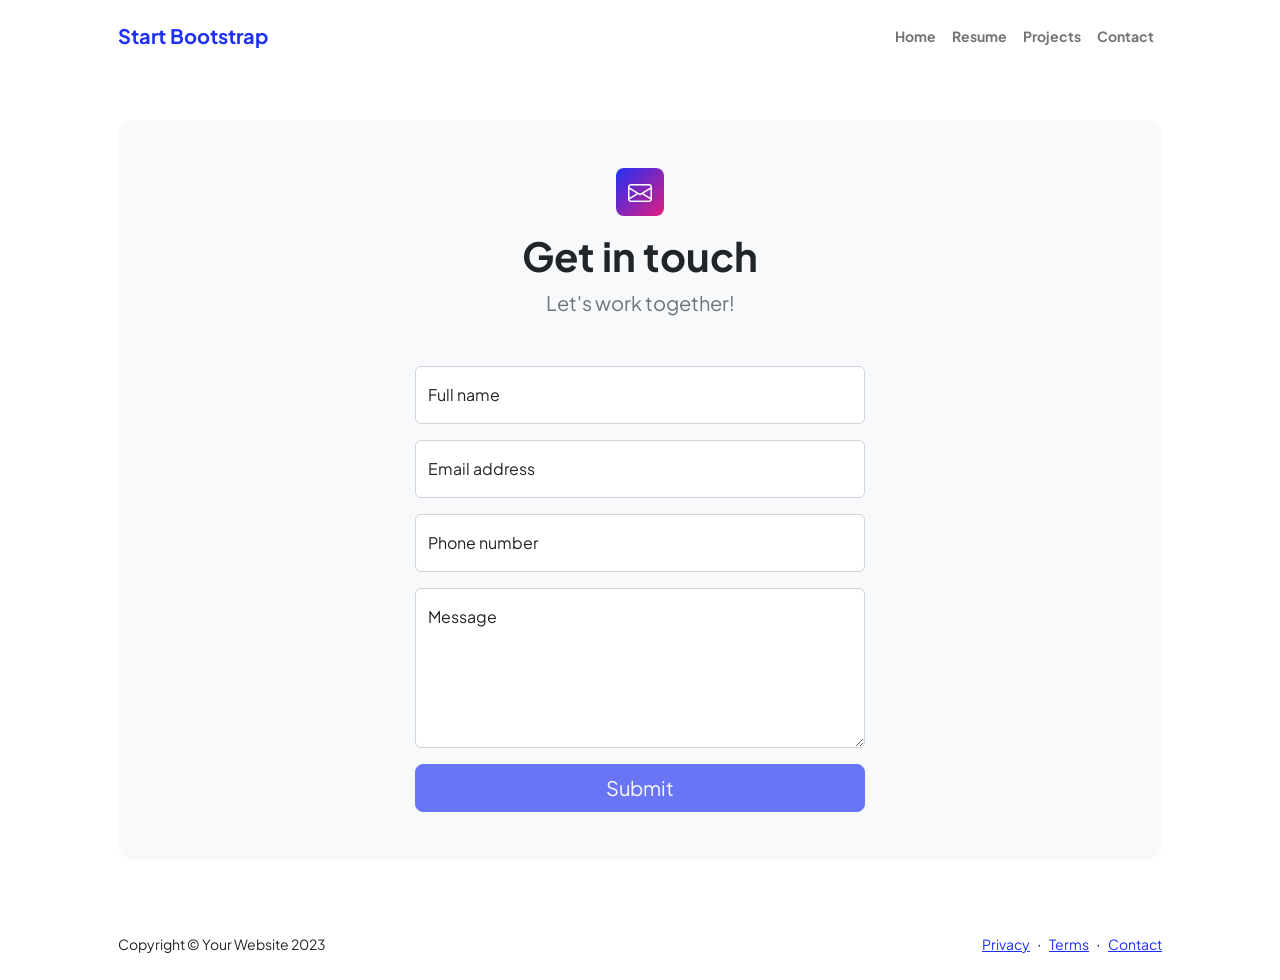
<file: project/project1/contact.html>
<!DOCTYPE html>
<html lang="en">
    <head>
        <meta charset="utf-8" />
        <meta name="viewport" content="width=device-width, initial-scale=1, shrink-to-fit=no" />
        <meta name="description" content />
        <meta name="author" content />
        <title>Modern Business - Start Bootstrap Template</title>
        <!-- Favicon-->
        <link rel="icon" type="image/x-icon" href="assets/favicon.ico" />
        <!-- Custom Google font-->
        <link rel="preconnect" href="https://fonts.googleapis.com" />
        <link rel="preconnect" href="https://fonts.gstatic.com" crossorigin />
        <link href="https://fonts.googleapis.com/css2?family=Plus+Jakarta+Sans:wght@100;200;300;400;500;600;700;800;900&amp;display=swap" rel="stylesheet" />
        <!-- Bootstrap icons-->
        <link href="https://cdn.jsdelivr.net/npm/bootstrap-icons@1.8.1/font/bootstrap-icons.css" rel="stylesheet" />
        <!-- Core theme CSS (includes Bootstrap)-->
        <link href="css/styles.css" rel="stylesheet" />
    </head>
    <body class="d-flex flex-column">
        <main class="flex-shrink-0">
            <!-- Navigation-->
            <nav class="navbar navbar-expand-lg navbar-light bg-white py-3">
                <div class="container px-5">
                    <a class="navbar-brand" href="index.html"><span class="fw-bolder text-primary">Start Bootstrap</span></a>
                    <button class="navbar-toggler" type="button" data-bs-toggle="collapse" data-bs-target="#navbarSupportedContent" aria-controls="navbarSupportedContent" aria-expanded="false" aria-label="Toggle navigation"><span class="navbar-toggler-icon"></span></button>
                    <div class="collapse navbar-collapse" id="navbarSupportedContent">
                        <ul class="navbar-nav ms-auto mb-2 mb-lg-0 small fw-bolder">
                            <li class="nav-item"><a class="nav-link" href="index.html">Home</a></li>
                            <li class="nav-item"><a class="nav-link" href="resume.html">Resume</a></li>
                            <li class="nav-item"><a class="nav-link" href="projects.html">Projects</a></li>
                            <li class="nav-item"><a class="nav-link" href="contact.html">Contact</a></li>
                        </ul>
                    </div>
                </div>
            </nav>
            <!-- Page content-->
            <section class="py-5">
                <div class="container px-5">
                    <!-- Contact form-->
                    <div class="bg-light rounded-4 py-5 px-4 px-md-5">
                        <div class="text-center mb-5">
                            <div class="feature bg-primary bg-gradient-primary-to-secondary text-white rounded-3 mb-3"><i class="bi bi-envelope"></i></div>
                            <h1 class="fw-bolder">Get in touch</h1>
                            <p class="lead fw-normal text-muted mb-0">Let's work together!</p>
                        </div>
                        <div class="row gx-5 justify-content-center">
                            <div class="col-lg-8 col-xl-6">
                                <!-- * * * * * * * * * * * * * * *-->
                                <!-- * * SB Forms Contact Form * *-->
                                <!-- * * * * * * * * * * * * * * *-->
                                <!-- This form is pre-integrated with SB Forms.-->
                                <!-- To make this form functional, sign up at-->
                                <!-- https://startbootstrap.com/solution/contact-forms-->
                                <!-- to get an API token!-->
                                <form id="contactForm" data-sb-form-api-token="API_TOKEN">
                                    <!-- Name input-->
                                    <div class="form-floating mb-3">
                                        <input class="form-control" id="name" type="text" placeholder="Enter your name..." data-sb-validations="required" />
                                        <label for="name">Full name</label>
                                        <div class="invalid-feedback" data-sb-feedback="name:required">A name is required.</div>
                                    </div>
                                    <!-- Email address input-->
                                    <div class="form-floating mb-3">
                                        <input class="form-control" id="email" type="email" placeholder="name@example.com" data-sb-validations="required,email" />
                                        <label for="email">Email address</label>
                                        <div class="invalid-feedback" data-sb-feedback="email:required">An email is required.</div>
                                        <div class="invalid-feedback" data-sb-feedback="email:email">Email is not valid.</div>
                                    </div>
                                    <!-- Phone number input-->
                                    <div class="form-floating mb-3">
                                        <input class="form-control" id="phone" type="tel" placeholder="(123) 456-7890" data-sb-validations="required" />
                                        <label for="phone">Phone number</label>
                                        <div class="invalid-feedback" data-sb-feedback="phone:required">A phone number is required.</div>
                                    </div>
                                    <!-- Message input-->
                                    <div class="form-floating mb-3">
                                        <textarea class="form-control" id="message" type="text" placeholder="Enter your message here..." style="height: 10rem" data-sb-validations="required"></textarea>
                                        <label for="message">Message</label>
                                        <div class="invalid-feedback" data-sb-feedback="message:required">A message is required.</div>
                                    </div>
                                    <!-- Submit success message-->
                                    <!---->
                                    <!-- This is what your users will see when the form-->
                                    <!-- has successfully submitted-->
                                    <div class="d-none" id="submitSuccessMessage">
                                        <div class="text-center mb-3">
                                            <div class="fw-bolder">Form submission successful!</div>
                                            To activate this form, sign up at
                                            <br />
                                            <a href="https://startbootstrap.com/solution/contact-forms">https://startbootstrap.com/solution/contact-forms</a>
                                        </div>
                                    </div>
                                    <!-- Submit error message-->
                                    <!---->
                                    <!-- This is what your users will see when there is-->
                                    <!-- an error submitting the form-->
                                    <div class="d-none" id="submitErrorMessage"><div class="text-center text-danger mb-3">Error sending message!</div></div>
                                    <!-- Submit Button-->
                                    <div class="d-grid"><button class="btn btn-primary btn-lg disabled" id="submitButton" type="submit">Submit</button></div>
                                </form>
                            </div>
                        </div>
                    </div>
                </div>
            </section>
        </main>
        <!-- Footer-->
        <footer class="bg-white py-4 mt-auto">
            <div class="container px-5">
                <div class="row align-items-center justify-content-between flex-column flex-sm-row">
                    <div class="col-auto"><div class="small m-0">Copyright &copy; Your Website 2023</div></div>
                    <div class="col-auto">
                        <a class="small" href="#!">Privacy</a>
                        <span class="mx-1">&middot;</span>
                        <a class="small" href="#!">Terms</a>
                        <span class="mx-1">&middot;</span>
                        <a class="small" href="#!">Contact</a>
                    </div>
                </div>
            </div>
        </footer>
        <!-- Bootstrap core JS-->
        <script src="https://cdn.jsdelivr.net/npm/bootstrap@5.2.3/dist/js/bootstrap.bundle.min.js"></script>
        <!-- Core theme JS-->
        <script src="js/scripts.js"></script>
        <!-- * * * * * * * * * * * * * * * * * * * * * * * * * * * * * * * * * * * * * * * *-->
        <!-- * *                               SB Forms JS                               * *-->
        <!-- * * Activate your form at https://startbootstrap.com/solution/contact-forms * *-->
        <!-- * * * * * * * * * * * * * * * * * * * * * * * * * * * * * * * * * * * * * * * *-->
        <script src="https://cdn.startbootstrap.com/sb-forms-latest.js"></script>
    </body>
</html>
</file>
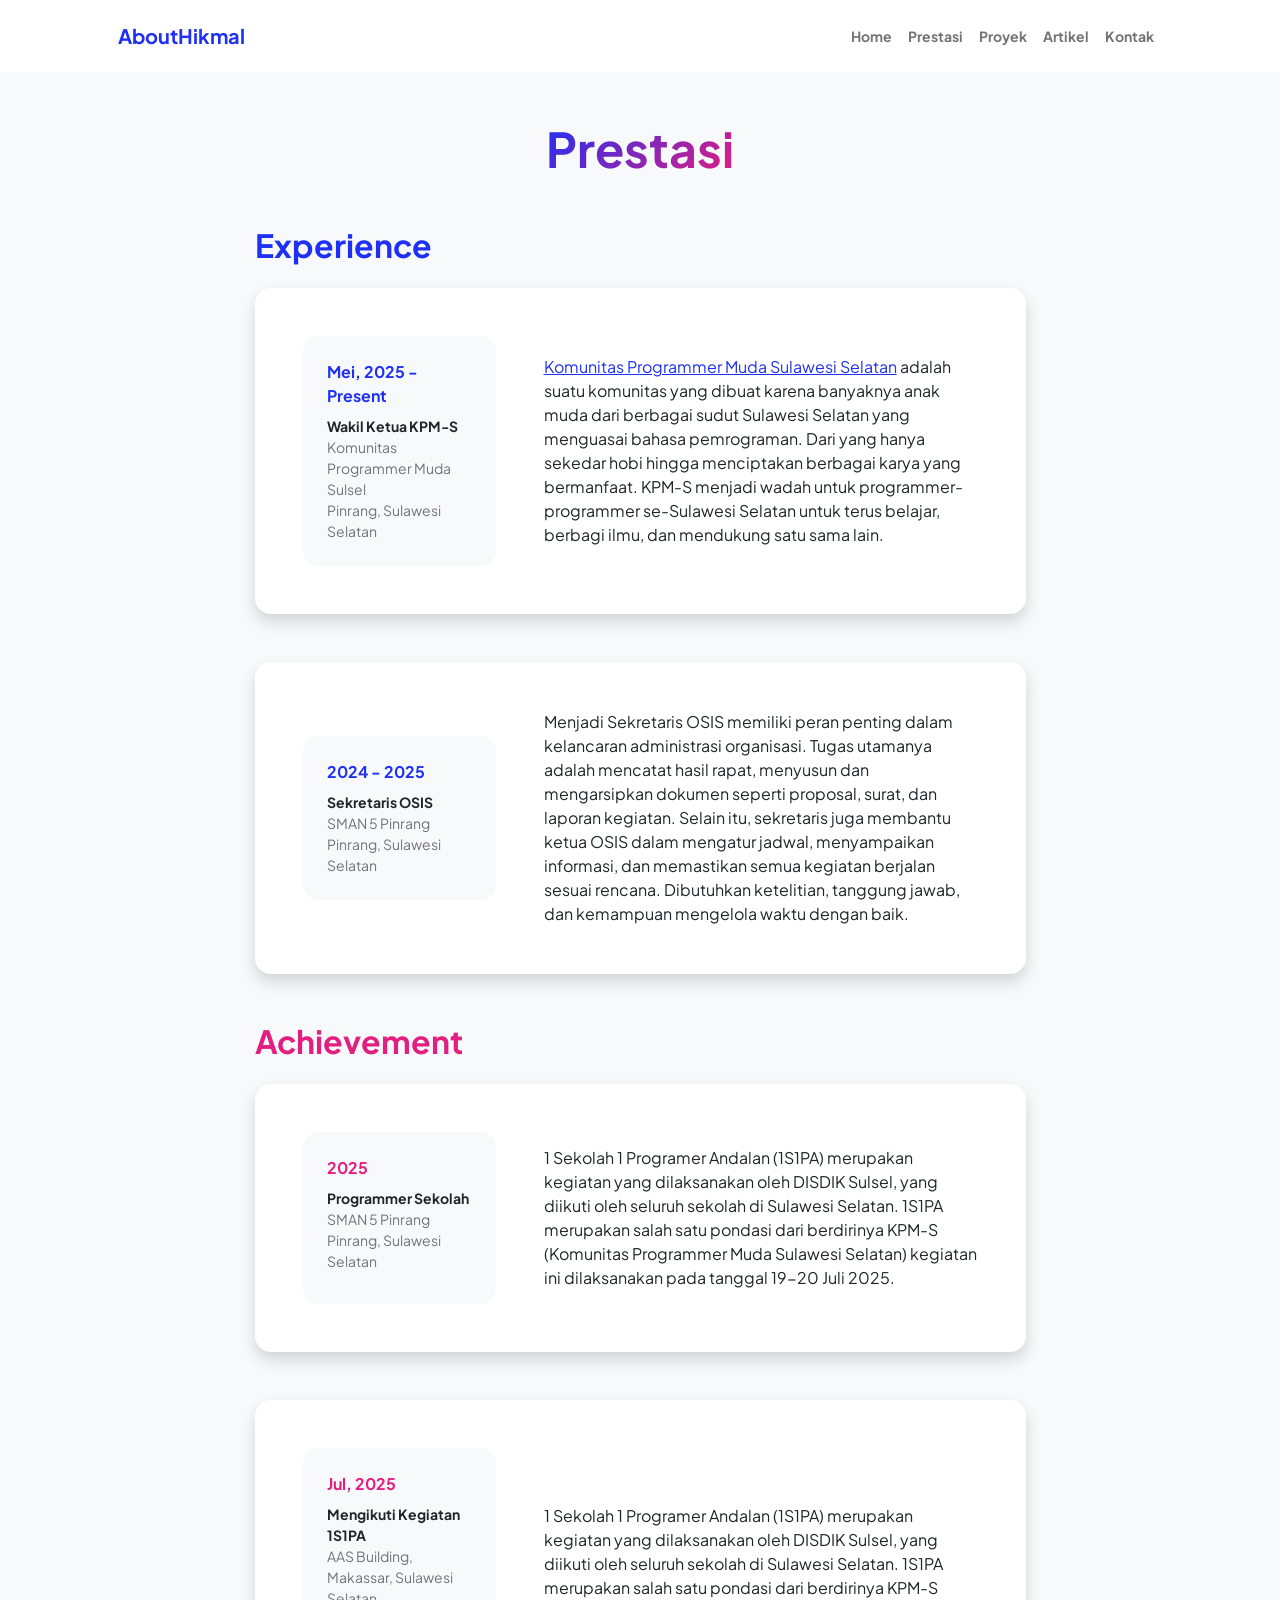
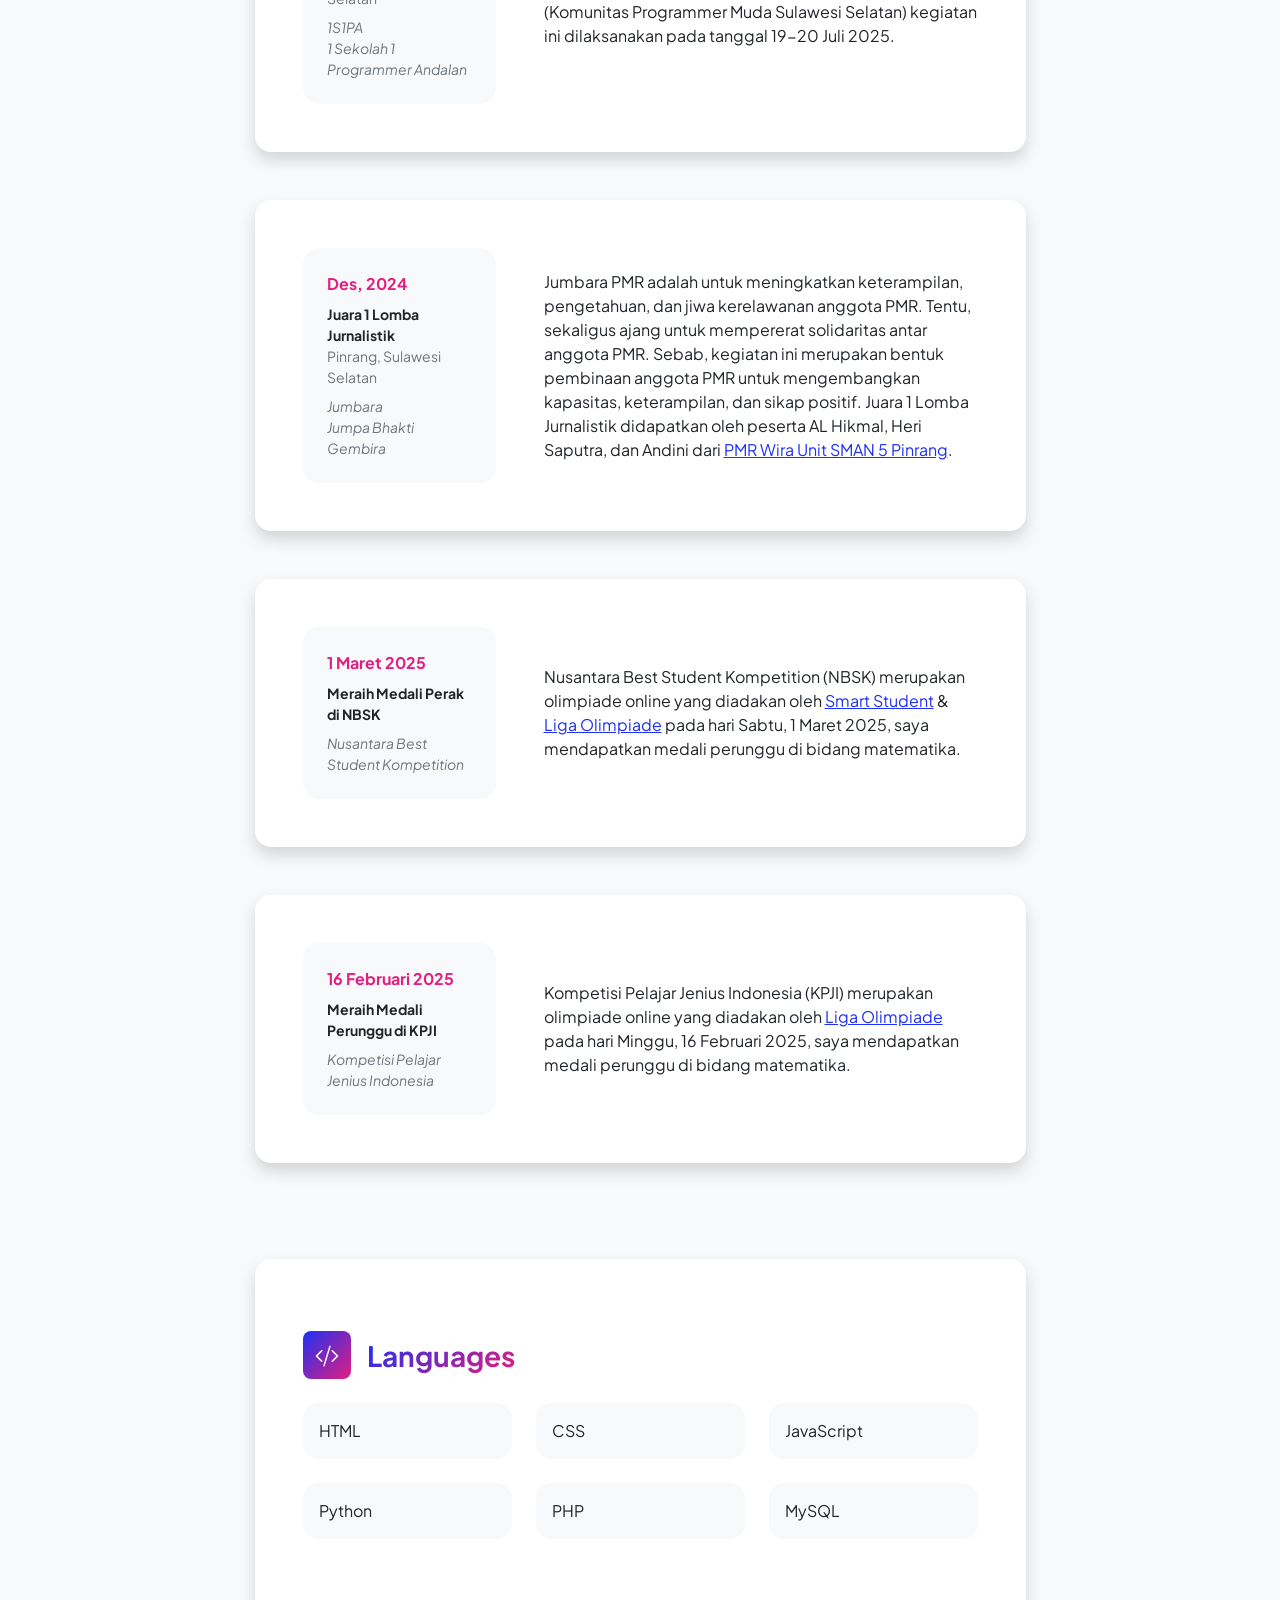
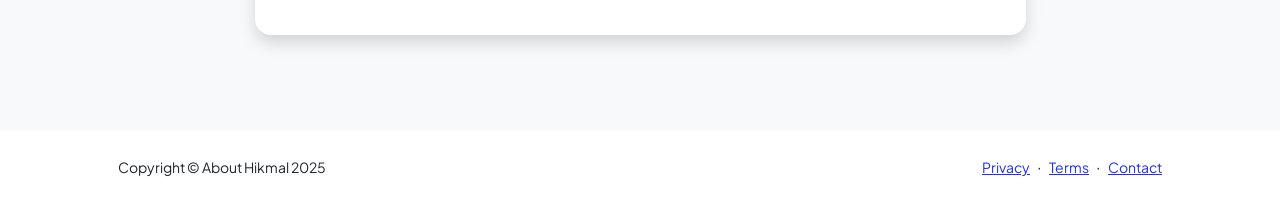
<file: project/project1/resume.html>
<!DOCTYPE html>
<html lang="en">
  <head>
    <meta charset="utf-8" />
    <meta
      name="viewport"
      content="width=device-width, initial-scale=1, shrink-to-fit=no"
    />
    <meta name="description" content="" />
    <meta name="author" content="" />
    <title>Prestasi - AboutHikmal</title>
    <!-- Favicon-->
    <link rel="icon" type="image/x-icon" href="assets/favicon.ico" />
    <!-- Custom Google font-->
    <link rel="preconnect" href="https://fonts.googleapis.com" />
    <link rel="preconnect" href="https://fonts.gstatic.com" crossorigin />
    <link
      href="https://fonts.googleapis.com/css2?family=Plus+Jakarta+Sans:wght@100;200;300;400;500;600;700;800;900&amp;display=swap"
      rel="stylesheet"
    />
    <!-- Bootstrap icons-->
    <link
      href="https://cdn.jsdelivr.net/npm/bootstrap-icons@1.8.1/font/bootstrap-icons.css"
      rel="stylesheet"
    />
    <!-- Core theme CSS (includes Bootstrap)-->
    <link href="css/styles.css" rel="stylesheet" />
  </head>
  <body class="d-flex flex-column h-100 bg-light">
    <main class="flex-shrink-0">
      <!-- Navigation-->
      <nav class="navbar navbar-expand-lg navbar-light bg-white py-3">
        <div class="container px-5">
          <a class="navbar-brand" href="index.html"
            ><span class="fw-bolder text-primary">AboutHikmal</span></a
          >
          <button
            class="navbar-toggler"
            type="button"
            data-bs-toggle="collapse"
            data-bs-target="#navbarSupportedContent"
            aria-controls="navbarSupportedContent"
            aria-expanded="false"
            aria-label="Toggle navigation"
          >
            <span class="navbar-toggler-icon"></span>
          </button>
          <div class="collapse navbar-collapse" id="navbarSupportedContent">
            <ul class="navbar-nav ms-auto mb-2 mb-lg-0 small fw-bolder">
                            <li class="nav-item"><a class="nav-link" href="index.html">Home</a></li>
                            <li class="nav-item"><a class="nav-link" href="resume.html">Prestasi</a></li>
                            <li class="nav-item"><a class="nav-link" href="projects.html">Proyek</a></li>
                            <li class="nav-item"><a class="nav-link" href="artikel.html">Artikel</a></li>
                            <li class="nav-item"><a class="nav-link" href="https://linktr.ee/al_hikmal">Kontak</a></li>
            </ul>
          </div>
        </div>
      </nav>
      <!-- Page Content-->
      <div class="container px-5 my-5">
        <div class="text-center mb-5">
          <h1 class="display-5 fw-bolder mb-0">
            <span class="text-gradient d-inline">Prestasi</span>
          </h1>
        </div>
        <div class="row gx-5 justify-content-center">
          <div class="col-lg-11 col-xl-9 col-xxl-8">
            <!-- Experience Section-->
            <section>
              <div
                class="d-flex align-items-center justify-content-between mb-4"
              >
                <h2 class="text-primary fw-bolder mb-0">Experience</h2>
              </div>
              <!-- Experience Card 1-->
              <div class="card shadow border-0 rounded-4 mb-5">
                <div class="card-body p-5">
                  <div class="row align-items-center gx-5">
                    <div class="col text-center text-lg-start mb-4 mb-lg-0">
                      <div class="bg-light p-4 rounded-4">
                        <div class="text-primary fw-bolder mb-2">
                          Mei, 2025 - Present
                        </div>
                        <div class="small fw-bolder">Wakil Ketua KPM-S</div>
                        <div class="small text-muted">
                          Komunitas Programmer Muda Sulsel
                        </div>
                        <div class="small text-muted">
                          Pinrang, Sulawesi Selatan
                        </div>
                      </div>
                    </div>
                    <div class="col-lg-8">
                      <div>
                        <a
                          href="http://instagram.com/kpm.sulsel_official"
                          target="_blank"
                          >Komunitas Programmer Muda Sulawesi Selatan</a
                        >
                        adalah suatu komunitas yang dibuat karena banyaknya anak
                        muda dari berbagai sudut Sulawesi Selatan yang menguasai
                        bahasa pemrograman. Dari yang hanya sekedar hobi hingga
                        menciptakan berbagai karya yang bermanfaat. KPM-S
                        menjadi wadah untuk programmer-programmer se-Sulawesi
                        Selatan untuk terus belajar, berbagi ilmu, dan mendukung
                        satu sama lain.
                      </div>
                    </div>
                  </div>
                </div>
              </div>
              <!-- Experience Card 2-->
              <div class="card shadow border-0 rounded-4 mb-5">
                <div class="card-body p-5">
                  <div class="row align-items-center gx-5">
                    <div class="col text-center text-lg-start mb-4 mb-lg-0">
                      <div class="bg-light p-4 rounded-4">
                        <div class="text-primary fw-bolder mb-2">
                          2024 - 2025
                        </div>
                        <div class="small fw-bolder">Sekretaris OSIS</div>
                        <div class="small text-muted">SMAN 5 Pinrang</div>
                        <div class="small text-muted">
                          Pinrang, Sulawesi Selatan
                        </div>
                      </div>
                    </div>
                    <div class="col-lg-8">
                      <div>
                        Menjadi Sekretaris OSIS memiliki peran penting dalam
                        kelancaran administrasi organisasi. Tugas utamanya
                        adalah mencatat hasil rapat, menyusun dan mengarsipkan
                        dokumen seperti proposal, surat, dan laporan kegiatan.
                        Selain itu, sekretaris juga membantu ketua OSIS dalam
                        mengatur jadwal, menyampaikan informasi, dan memastikan
                        semua kegiatan berjalan sesuai rencana. Dibutuhkan
                        ketelitian, tanggung jawab, dan kemampuan mengelola
                        waktu dengan baik.
                      </div>
                    </div>
                  </div>
                </div>
              </div>
            </section>
            <!-- Education Section-->
            <section>
              <h2 class="text-secondary fw-bolder mb-4">Achievement</h2>
              <!-- Education Card 1-->
              <div class="card shadow border-0 rounded-4 mb-5">
                <div class="card-body p-5">
                  <div class="row align-items-center gx-5">
                    <div class="col text-center text-lg-start mb-4 mb-lg-0">
                      <div class="bg-light p-4 rounded-4">
                        <div class="text-secondary fw-bolder mb-2">
                          2025
                        </div>
                        <div class="mb-2">
                          <div class="small fw-bolder">
                            Programmer Sekolah
                          </div>
                          <div class="small text-muted">
                            SMAN 5 Pinrang
                          </div>
                          <div class="small text-muted">
                            Pinrang, Sulawesi Selatan
                          </div>
                        </div>
                      </div>
                    </div>
                    <div class="col-lg-8">
                      <div>
                        1 Sekolah 1 Programer Andalan (1S1PA) merupakan kegiatan yang dilaksanakan oleh DISDIK Sulsel, yang diikuti oleh seluruh sekolah di Sulawesi Selatan. 1S1PA merupakan salah satu pondasi dari berdirinya KPM-S (Komunitas Programmer Muda Sulawesi Selatan) kegiatan ini dilaksanakan pada tanggal 19-20 Juli 2025. 
                      </div>
                    </div>
                  </div>
                </div>
              </div>
              <!-- Education Card 1-->
              <div class="card shadow border-0 rounded-4 mb-5">
                <div class="card-body p-5">
                  <div class="row align-items-center gx-5">
                    <div class="col text-center text-lg-start mb-4 mb-lg-0">
                      <div class="bg-light p-4 rounded-4">
                        <div class="text-secondary fw-bolder mb-2">
                          Jul, 2025
                        </div>
                        <div class="mb-2">
                          <div class="small fw-bolder">
                            Mengikuti Kegiatan 1S1PA
                          </div>
                          <div class="small text-muted">
                            AAS Building, Makassar, Sulawesi Selatan
                          </div>
                        </div>
                        <div class="fst-italic">
                          <div class="small text-muted">1S1PA</div>
                          <div class="small text-muted">
                            1 Sekolah 1 Programmer Andalan
                          </div>
                        </div>
                      </div>
                    </div>
                    <div class="col-lg-8">
                      <div>
                        1 Sekolah 1 Programer Andalan (1S1PA) merupakan kegiatan yang dilaksanakan oleh DISDIK Sulsel, yang diikuti oleh seluruh sekolah di Sulawesi Selatan. 1S1PA merupakan salah satu pondasi dari berdirinya KPM-S (Komunitas Programmer Muda Sulawesi Selatan) kegiatan ini dilaksanakan pada tanggal 19-20 Juli 2025. 
                      </div>
                    </div>
                  </div>
                </div>
              </div>
              <!-- Education Card 1-->
              <div class="card shadow border-0 rounded-4 mb-5">
                <div class="card-body p-5">
                  <div class="row align-items-center gx-5">
                    <div class="col text-center text-lg-start mb-4 mb-lg-0">
                      <div class="bg-light p-4 rounded-4">
                        <div class="text-secondary fw-bolder mb-2">
                          Des, 2024
                        </div>
                        <div class="mb-2">
                          <div class="small fw-bolder">
                            Juara 1 Lomba Jurnalistik
                          </div>
                          <div class="small text-muted">
                            Pinrang, Sulawesi Selatan
                          </div>
                        </div>
                        <div class="fst-italic">
                          <div class="small text-muted">Jumbara</div>
                          <div class="small text-muted">
                            Jumpa Bhakti Gembira
                          </div>
                        </div>
                      </div>
                    </div>
                    <div class="col-lg-8">
                      <div>
                        Jumbara PMR adalah untuk meningkatkan keterampilan,
                        pengetahuan, dan jiwa kerelawanan anggota PMR. Tentu,
                        sekaligus ajang untuk mempererat solidaritas antar
                        anggota PMR. Sebab, kegiatan ini merupakan bentuk
                        pembinaan anggota PMR untuk mengembangkan kapasitas,
                        keterampilan, dan sikap positif. Juara 1 Lomba
                        Jurnalistik didapatkan oleh peserta AL Hikmal, Heri
                        Saputra, dan Andini dari
                        <a
                          href="http://instagram.com/pmrwira.smanli"
                          target="_blank"
                          >PMR Wira Unit SMAN 5 Pinrang</a
                        >.
                      </div>
                    </div>
                  </div>
                </div>
              </div>
              <!-- Education Card 2-->
              <div class="card shadow border-0 rounded-4 mb-5">
                <div class="card-body p-5">
                  <div class="row align-items-center gx-5">
                    <div class="col text-center text-lg-start mb-4 mb-lg-0">
                      <div class="bg-light p-4 rounded-4">
                        <div class="text-secondary fw-bolder mb-2">
                          1 Maret 2025
                        </div>
                        <div class="mb-2">
                          <div class="small fw-bolder">
                            Meraih Medali Perak di NBSK
                          </div>
                        </div>
                        <div class="fst-italic">
                          <div class="small text-muted">
                            Nusantara Best Student Kompetition
                          </div>
                        </div>
                      </div>
                    </div>
                    <div class="col-lg-8">
                      <div>
                        Nusantara Best Student Kompetition (NBSK) merupakan
                        olimpiade online yang diadakan oleh
                        <a
                          href="http://instagram.com/smartstudent.ind"
                          target="_blank"
                          >Smart Student</a
                        >
                        &
                        <a
                          href="http://instagram.com/ligaolimpiade"
                          target="_blank"
                          >Liga Olimpiade</a
                        >
                        pada hari Sabtu, 1 Maret 2025, saya mendapatkan medali
                        perunggu di bidang matematika.
                      </div>
                    </div>
                  </div>
                </div>
              </div>
              <div class="card shadow border-0 rounded-4 mb-5">
                <div class="card-body p-5">
                  <div class="row align-items-center gx-5">
                    <div class="col text-center text-lg-start mb-4 mb-lg-0">
                      <div class="bg-light p-4 rounded-4">
                        <div class="text-secondary fw-bolder mb-2">
                          16 Februari 2025
                        </div>
                        <div class="mb-2">
                          <div class="small fw-bolder">
                            Meraih Medali Perunggu di KPJI
                          </div>
                        </div>
                        <div class="fst-italic">
                          <div class="small text-muted">
                            Kompetisi Pelajar Jenius Indonesia
                          </div>
                        </div>
                      </div>
                    </div>
                    <div class="col-lg-8">
                      <div>
                        Kompetisi Pelajar Jenius Indonesia (KPJI) merupakan
                        olimpiade online yang diadakan oleh
                        <a
                          href="http://instagram.com/ligaolimpiade"
                          target="_blank"
                          >Liga Olimpiade</a
                        >
                        pada hari Minggu, 16 Februari 2025, saya mendapatkan
                        medali perunggu di bidang matematika.
                      </div>
                    </div>
                  </div>
                </div>
              </div>
            </section>
            <!-- Divider-->
            <div class="pb-5"></div>
            <!-- Skills Section-->
            <section>
              <!-- Skillset Card-->
              <div class="card shadow border-0 rounded-4 mb-5">
                <div class="card-body p-5">
                  <!-- Professional skills list-->
                  <div class="mb-5">
                    <div class="d-flex align-items-center mb-4">
                      </div>
                      
                  <!-- Languages list-->
                  <div class="mb-0">
                    <div class="d-flex align-items-center mb-4">
                      <div
                        class="feature bg-primary bg-gradient-primary-to-secondary text-white rounded-3 me-3"
                      >
                        <i class="bi bi-code-slash"></i>
                      </div>
                      <h3 class="fw-bolder mb-0">
                        <span class="text-gradient d-inline">Languages</span>
                      </h3>
                    </div>
                    <div class="row row-cols-1 row-cols-md-3 mb-4">
                      <div class="col mb-4 mb-md-0">
                        <div
                          class="d-flex align-items-center bg-light rounded-4 p-3 h-100"
                        >
                          HTML
                        </div>
                      </div>
                      <div class="col mb-4 mb-md-0">
                        <div
                          class="d-flex align-items-center bg-light rounded-4 p-3 h-100"
                        >
                          CSS
                        </div>
                      </div>
                      <div class="col">
                        <div
                          class="d-flex align-items-center bg-light rounded-4 p-3 h-100"
                        >
                          JavaScript
                        </div>
                      </div>
                    </div>
                    <div class="row row-cols-1 row-cols-md-3">
                      <div class="col mb-4 mb-md-0">
                        <div
                          class="d-flex align-items-center bg-light rounded-4 p-3 h-100"
                        >
                          Python
                        </div>
                      </div>
                      <div class="col mb-4 mb-md-0">
                        <div
                          class="d-flex align-items-center bg-light rounded-4 p-3 h-100"
                        >
                          PHP
                        </div>
                      </div>
                      <div class="col">
                        <div
                          class="d-flex align-items-center bg-light rounded-4 p-3 h-100"
                        >
                          MySQL
                        </div>
                      </div>
                    </div>
                  </div>
                </div>
              </div>
            </section>
          </div>
        </div>
      </div>
    </main>
    <!-- Footer-->
    <footer class="bg-white py-4 mt-auto">
      <div class="container px-5">
        <div
          class="row align-items-center justify-content-between flex-column flex-sm-row"
        >
          <div class="col-auto">
            <div class="small m-0">Copyright &copy; About Hikmal 2025</div>
          </div>
          <div class="col-auto">
            <a class="small" href="#!">Privacy</a>
            <span class="mx-1">&middot;</span>
            <a class="small" href="#!">Terms</a>
            <span class="mx-1">&middot;</span>
            <a class="small" href="#!">Contact</a>
          </div>
        </div>
      </div>
    </footer>
    <!-- Bootstrap core JS-->
    <script src="https://cdn.jsdelivr.net/npm/bootstrap@5.2.3/dist/js/bootstrap.bundle.min.js"></script>
    <!-- Core theme JS-->
    <script src="js/scripts.js"></script>
  </body>
</html>
</file>
<file: style.css>
:root{
    --bg:#E6ECEE;
    --bg-soft:#F3F6F7;
    --panel:#FFFFFF;
    --ink:#132B47;
    --ink-soft:#4C6482;
    --line: rgba(19,43,71,0.18);
    --line-strong: rgba(19,43,71,0.4);
    --accent:#B5433B;
    --accent-2:#93701C;
    --shadow: 0 1px 0 rgba(19,43,71,0.05);
    --mono: 'IBM Plex Mono', ui-monospace, SFMono-Regular, Menlo, Consolas, monospace;
    --display: 'Space Grotesk', ui-sans-serif, system-ui, -apple-system, Segoe UI, Roboto, sans-serif;
    --maxw: 940px;
    --gap: 20px;
  }

  @media (prefers-color-scheme: dark){
    :root:not([data-theme="light"]){
      --bg:#0A1D30;
      --bg-soft:#0F2540;
      --panel:#123255;
      --ink:#E8EEF3;
      --ink-soft:#AEC2D5;
      --line: rgba(232,238,243,0.16);
      --line-strong: rgba(232,238,243,0.36);
      --accent:#E27C72;
      --accent-2:#E7B44A;
      --shadow: 0 1px 0 rgba(0,0,0,0.2);
    }
  }
  :root[data-theme="dark"]{
    --bg:#0A1D30;
    --bg-soft:#0F2540;
    --panel:#123255;
    --ink:#E8EEF3;
    --ink-soft:#AEC2D5;
    --line: rgba(232,238,243,0.16);
    --line-strong: rgba(232,238,243,0.36);
    --accent:#E27C72;
    --accent-2:#E7B44A;
    --shadow: 0 1px 0 rgba(0,0,0,0.2);
  }

  *{box-sizing:border-box;}
  html{scroll-behavior:smooth;}
  body{
    margin:0;
    background:var(--bg);
    background-image:
      linear-gradient(var(--line) 1px, transparent 1px),
      linear-gradient(90deg, var(--line) 1px, transparent 1px);
    background-size: 30px 30px;
    color:var(--ink);
    font-family:var(--display);
    line-height:1.55;
    -webkit-font-smoothing:antialiased;
  }
  img{max-width:100%;}
  a{color:inherit;}
  ::selection{ background: var(--accent-2); color:#fff; }

  .wrap{ max-width:var(--maxw); margin:0 auto; padding:0 20px; }

  /* ---------- top bar ---------- */
  .topbar{
    position:sticky; top:0; z-index:40;
    background:var(--bg-soft);
    border-bottom:1px solid var(--line-strong);
  }
  .topbar .wrap{ display:flex; align-items:center; justify-content:space-between; height:60px; }
  .brand{ display:flex; align-items:center; gap:10px; font-family:var(--mono); font-size:14px; text-decoration:none; color:var(--ink); }
  .brand-mark{
    width:28px; height:28px; border:1.5px solid var(--ink); display:flex; align-items:center; justify-content:center;
    font-size:11px; font-weight:600; letter-spacing:0.02em;
  }
  nav.nav-links{ display:flex; gap:26px; }
  nav.nav-links a{
    font-family:var(--mono); font-size:13px; text-decoration:none; color:var(--ink-soft);
    padding:4px 2px; border-bottom:1px solid transparent; transition:color .15s, border-color .15s;
  }
  nav.nav-links a:hover{ color:var(--ink); border-color:var(--line-strong); }
  .bar-tools{ display:flex; align-items:center; gap:10px; }
  .icon-btn{
    width:32px; height:32px; border:1px solid var(--line-strong); background:transparent; color:var(--ink);
    display:flex; align-items:center; justify-content:center; cursor:pointer; font-size:14px;
  }
  .icon-btn:hover{ background:var(--panel); }
  .menu-btn{ display:none; }

  @media (max-width: 720px){
    nav.nav-links{
      position:fixed; top:60px; left:0; right:0; background:var(--bg-soft);
      flex-direction:column; gap:0; border-bottom:1px solid var(--line-strong);
      max-height:0; overflow:hidden; transition:max-height .25s ease;
    }
    nav.nav-links.open{ max-height:340px; }
    nav.nav-links a{ padding:14px 20px; border-bottom:1px solid var(--line); }
    .menu-btn{ display:flex; }
  }

  /* ---------- sheet (panel) system ---------- */
  main{ padding:40px 20px 10px; }
  .sheet{
    position:relative;
    max-width:var(--maxw);
    margin:0 auto 34px;
    background:var(--panel);
    border:1px solid var(--line-strong);
    box-shadow:var(--shadow);
    padding:38px clamp(20px,4vw,52px) 42px;
  }
  .crop{ position:absolute; width:14px; height:14px; pointer-events:none; }
  .crop.tl{ top:-1px; left:-1px; border-top:2px solid var(--line-strong); border-left:2px solid var(--line-strong); }
  .crop.tr{ top:-1px; right:-1px; border-top:2px solid var(--line-strong); border-right:2px solid var(--line-strong); }
  .crop.bl{ bottom:-1px; left:-1px; border-bottom:2px solid var(--line-strong); border-left:2px solid var(--line-strong); }
  .crop.br{ bottom:-1px; right:-1px; border-bottom:2px solid var(--line-strong); border-right:2px solid var(--line-strong); }

  .sheet-tab{
    position:absolute; top:-1px; left:24px;
    background:var(--ink); color:var(--bg-soft);
    font-family:var(--mono); font-size:11.5px; letter-spacing:0.02em;
    padding:5px 10px;
  }

  .sheet h2{
    font-family:var(--display); font-weight:600; font-size:clamp(22px,3vw,28px);
    margin:20px 0 18px; letter-spacing:-0.01em;
  }
  .lede{ color:var(--ink-soft); font-size:15px; max-width:62ch; margin:0 0 26px; }

  /* ---------- hero ---------- */
  .hero{ padding-top:52px; }
  .hero-grid{
    display:grid; grid-template-columns: 1.35fr 0.9fr; gap:40px; align-items:center; margin-top:8px;
  }
  @media (max-width:720px){ .hero-grid{ grid-template-columns:1fr; } .hero-avatar{ order:-1; } }

  .kicker{ font-family:var(--mono); font-size:12.5px; color:var(--accent-2); margin-bottom:14px; }
  .hero h1{
    font-family:var(--display); font-weight:700; font-size:clamp(38px,6vw,58px);
    line-height:1.02; margin:0 0 12px; letter-spacing:-0.02em;
  }
  .hero .role{ font-size:17px; color:var(--ink-soft); margin:0 0 20px; max-width:48ch; }
  .hero .bio{ font-size:15px; color:var(--ink-soft); max-width:56ch; margin:0 0 28px; }

  .meta-row{ display:flex; flex-wrap:wrap; gap:12px; margin-bottom:30px; }
  .meta-chip{ border:1px solid var(--line-strong); padding:9px 14px; min-width:140px; }
  .meta-chip .k{ font-family:var(--mono); font-size:10.5px; color:var(--ink-soft); margin-bottom:3px; }
  .meta-chip .v{ font-size:13.5px; font-weight:500; }

  .btn-row{ display:flex; flex-wrap:wrap; gap:12px; }
  .btn{
    font-family:var(--mono); font-size:13px; text-decoration:none; padding:11px 18px;
    border:1px solid var(--ink); color:var(--ink); transition:background .15s, color .15s;
  }
  .btn.solid{ background:var(--ink); color:var(--bg-soft); }
  .btn.solid:hover{ opacity:0.85; }
  .btn:not(.solid):hover{ background:var(--line); }

  .hero-avatar{ display:flex; justify-content:center; }
  .avatar-frame{
    position:relative; width:min(230px,70vw); aspect-ratio:1/1; border:1.5px solid var(--ink);
    display:flex; align-items:center; justify-content:center; background:var(--bg-soft);
  }
  .avatar-frame .initials{ font-family:var(--display); font-weight:700; font-size:64px; letter-spacing:-0.02em; }
  .avatar-frame .tag{
    position:absolute; bottom:10px; left:10px; right:10px; font-family:var(--mono); font-size:10px;
    color:var(--ink-soft); text-align:center;
  }

  @keyframes rise{ from{ opacity:0; transform:translateY(10px);} to{ opacity:1; transform:translateY(0);} }
  .hero-anim > *{ animation: rise .6s ease both; }
  .hero-anim > *:nth-child(2){ animation-delay:.06s; }
  .hero-anim > *:nth-child(3){ animation-delay:.12s; }
  .hero-anim > *:nth-child(4){ animation-delay:.18s; }
  .hero-anim > *:nth-child(5){ animation-delay:.24s; }
  @media (prefers-reduced-motion: reduce){ .hero-anim > *{ animation:none; } }

  /* ---------- about ---------- */
  .about-body p{ font-size:15px; color:var(--ink-soft); max-width:70ch; margin:0 0 16px; }
  .about-body strong{ color:var(--ink); font-weight:600; }

  /* ---------- skills ---------- */
  .skills-grid{ display:grid; grid-template-columns:repeat(auto-fit,minmax(180px,1fr)); gap:14px; }
  .skill-card{ border:1px solid var(--line-strong); padding:18px; }
  .skill-mark{
    width:38px; height:38px; border:1px solid var(--ink); display:flex; align-items:center; justify-content:center;
    font-family:var(--mono); font-weight:600; font-size:12px; margin-bottom:14px;
  }
  .skill-card h3{ font-family:var(--display); font-size:16px; margin:0 0 6px; }
  .skill-card p{ font-size:13px; color:var(--ink-soft); margin:0; }

  /* ---------- timeline ---------- */
  .timeline{ position:relative; margin-top:6px; padding-left:26px; border-left:1.5px solid var(--line-strong); }
  .t-item{ position:relative; padding-bottom:30px; }
  .t-item:last-child{ padding-bottom:4px; }
  .t-item::before{
    content:""; position:absolute; left:-31px; top:3px; width:9px; height:9px;
    background:var(--panel); border:1.5px solid var(--accent); border-radius:50%;
  }
  .t-period{ font-family:var(--mono); font-size:12px; color:var(--accent-2); margin-bottom:6px; }
  .t-role{ font-family:var(--display); font-weight:600; font-size:17px; margin:0 0 3px; }
  .t-org{ font-size:13.5px; color:var(--ink-soft); margin:0 0 8px; }
  .t-desc{ font-size:13.5px; color:var(--ink-soft); max-width:58ch; margin:0; }

  /* ---------- prestasi (stamp placeholders) ---------- */
  .sub-h{ font-family:var(--mono); font-size:12.5px; color:var(--ink-soft); margin:26px 0 12px; }
  .sub-h:first-of-type{ margin-top:6px; }
  .stamp-grid{ display:grid; grid-template-columns:repeat(auto-fit,minmax(220px,1fr)); gap:14px; }
  .stamp-card{
    border:1.5px dashed var(--line-strong); padding:18px; background:var(--bg-soft);
  }
  .stamp-card .tag{ font-family:var(--mono); font-size:10.5px; color:var(--accent); margin-bottom:8px; }
  .stamp-card h4{ font-family:var(--display); font-size:15.5px; margin:0 0 6px; color:var(--ink); }
  .stamp-card p{ font-size:12.5px; color:var(--ink-soft); margin:0; font-style:italic; }

  /* ---------- proyek ---------- */
  .project-grid{ display:grid; grid-template-columns:repeat(auto-fit,minmax(230px,1fr)); gap:16px; }
  .project-card{ border:1px solid var(--line-strong); padding:20px; display:flex; flex-direction:column; gap:10px; }
  .tag-row{ display:flex; flex-wrap:wrap; gap:6px; }
  .tag-chip{ font-family:var(--mono); font-size:10.5px; border:1px solid var(--line-strong); padding:3px 8px; color:var(--ink-soft); }
  .project-card h4{ font-family:var(--display); font-size:16px; margin:0; }
  .project-card p{ font-size:13px; color:var(--ink-soft); margin:0; font-style:italic; }

  .fill-note{
    font-family:var(--mono); font-size:12px; color:var(--ink-soft); margin-top:22px;
    border-top:1px solid var(--line); padding-top:14px;
  }

  /* ---------- kontak ---------- */
  .social-grid{ display:grid; grid-template-columns:repeat(auto-fit,minmax(190px,1fr)); gap:12px; margin-top:6px; }
  .social-btn{
    display:flex; align-items:center; gap:12px;
    border:1px solid var(--line-strong); padding:14px 16px; text-decoration:none; color:var(--ink);
    transition:background .15s, border-color .15s;
  }
  .social-btn:hover{ background:var(--bg-soft); border-color:var(--ink); }
  .social-mark{
    flex:none; width:36px; height:36px; border:1px solid var(--ink); display:flex; align-items:center; justify-content:center;
    font-family:var(--mono); font-weight:600; font-size:11.5px;
  }
  .social-info{ display:flex; flex-direction:column; gap:2px; min-width:0; }
  .social-info .name{ font-family:var(--display); font-size:14.5px; font-weight:500; }
  .social-info .handle{ font-family:var(--mono); font-size:11.5px; color:var(--ink-soft); overflow:hidden; text-overflow:ellipsis; white-space:nowrap; }

  footer{ text-align:center; padding:34px 20px 50px; }
  footer p{ font-family:var(--mono); font-size:12px; color:var(--ink-soft); margin:4px 0; }
</file>
<file: project/project2/style.css>
:root {
    --bg: #060810;
    --surface: #0d1117;
    --card: #111827;
    --accent: #7c6af7;
    --accent2: #22d3ee;
    --accent3: #f472b6;
    --text: #e2e8f0;
    --muted: #64748b;
    --border: rgba(255,255,255,0.07);
  }

  *, *::before, *::after { box-sizing: border-box; margin: 0; padding: 0; }

  html { scroll-behavior: smooth; }

  body {
    background: var(--bg);
    color: var(--text);
    font-family: 'DM Sans', 'Poppins', sans-serif;
    overflow-x: hidden;
    cursor: none;
  }

  /* Custom cursor */
  .cursor {
    width: 12px; height: 12px;
    background: var(--accent);
    border-radius: 50%;
    position: fixed; pointer-events: none; z-index: 9999;
    transform: translate(-50%, -50%);
    transition: transform 0.1s, width 0.2s, height 0.2s, background 0.2s;
    mix-blend-mode: screen;
  }
  .cursor-ring {
    width: 36px; height: 36px;
    border: 1.5px solid rgba(124,106,247,0.5);
    border-radius: 50%;
    position: fixed; pointer-events: none; z-index: 9998;
    transform: translate(-50%, -50%);
    transition: left 0.12s ease, top 0.12s ease, width 0.2s, height 0.2s;
  }

  /* Background ambient */
  .ambient {
    position: fixed; inset: 0; z-index: 0; pointer-events: none;
    overflow: hidden;
  }
  .ambient::before {
    content: '';
    position: absolute;
    top: -20%; left: -10%;
    width: 60%; height: 60%;
    background: radial-gradient(ellipse, rgba(124,106,247,0.12) 0%, transparent 70%);
    animation: drift1 12s ease-in-out infinite alternate;
  }
  .ambient::after {
    content: '';
    position: absolute;
    bottom: -10%; right: -10%;
    width: 50%; height: 50%;
    background: radial-gradient(ellipse, rgba(34,211,238,0.09) 0%, transparent 70%);
    animation: drift2 15s ease-in-out infinite alternate;
  }
  @keyframes drift1 { from { transform: translate(0,0); } to { transform: translate(40px, 30px); } }
  @keyframes drift2 { from { transform: translate(0,0); } to { transform: translate(-30px, -40px); } }

  /* NAV */
  nav {
    position: fixed; top: 0; left: 0; right: 0; z-index: 100;
    display: flex; align-items: center; justify-content: space-between;
    padding: 22px 48px;
    background: rgba(6,8,16,0.7);
    backdrop-filter: blur(18px);
    border-bottom: 1px solid var(--border);
    animation: slideDown 0.7s ease both;
  }
  @keyframes slideDown { from { opacity:0; transform:translateY(-20px); } to { opacity:1; transform:none; } }

  .logo {
    font-family: 'Syne', sans-serif;
    font-weight: 800; font-size: 1.3rem;
    background: linear-gradient(135deg, #fff 30%, var(--accent));
    -webkit-background-clip: text; -webkit-text-fill-color: transparent;
    letter-spacing: -0.02em;
  }

  .nav-links {
    display: flex; gap: 32px; list-style: none;
  }
  .nav-links a {
    color: var(--muted); text-decoration: none;
    font-size: 0.875rem; font-weight: 500; letter-spacing: 0.02em;
    transition: color 0.2s;
    position: relative;
  }
  .nav-links a::after {
    content: ''; position: absolute; bottom: -4px; left: 0; right: 0;
    height: 1px; background: var(--accent);
    transform: scaleX(0); transition: transform 0.2s;
  }
  .nav-links a:hover { color: #fff; }
  .nav-links a:hover::after { transform: scaleX(1); }

  .nav-actions {
    display: flex; align-items: center; gap: 16px;
  }
  .btn-outline {
    padding: 8px 20px; border: 1px solid var(--border);
    border-radius: 100px; font-size: 0.8rem; color: var(--muted);
    background: transparent; cursor: none; transition: all 0.2s;
    font-family: 'DM Sans', sans-serif;
  }
  .btn-outline:hover { border-color: var(--accent); color: #fff; background: rgba(124,106,247,0.08); }

  /* HERO */
  .hero {
    position: relative; z-index: 1;
    min-height: 100vh;
    display: grid; grid-template-columns: 1fr 1fr;
    align-items: center;
    padding: 120px 48px 80px;
    gap: 60px;
  }

  .hero-left { animation: fadeUp 0.9s 0.2s ease both; }
  @keyframes fadeUp { from { opacity:0; transform:translateY(30px); } to { opacity:1; transform:none; } }

  .tag {
    display: inline-flex; align-items: center; gap: 8px;
    padding: 6px 14px; border-radius: 100px;
    border: 1px solid rgba(124,106,247,0.3);
    background: rgba(124,106,247,0.08);
    font-size: 0.75rem; color: var(--accent);
    letter-spacing: 0.08em; text-transform: uppercase;
    margin-bottom: 28px;
  }
  .tag-dot { width: 6px; height: 6px; border-radius: 50%; background: var(--accent); animation: pulse 2s infinite; }
  @keyframes pulse { 0%,100% { opacity:1; } 50% { opacity:0.3; } }

  .greeting { font-size: 0.9rem; color: var(--muted); margin-bottom: 8px; font-weight: 300; letter-spacing: 0.04em; }

  h1 {
    font-family: 'Syne', sans-serif;
    font-size: clamp(2.4rem, 5vw, 3.8rem);
    font-weight: 800; line-height: 1.05;
    letter-spacing: -0.03em;
    margin-bottom: 16px;
    color: #fff;
  }

  .role-line {
    display: flex; align-items: center; gap: 12px;
    margin-bottom: 28px;
  }
  .role {
    font-size: 1rem; font-weight: 500;
    background: linear-gradient(90deg, var(--accent), var(--accent2));
    -webkit-background-clip: text; -webkit-text-fill-color: transparent;
  }
  .role-sep { width: 24px; height: 1px; background: var(--muted); }

  .bio {
    font-size: 0.95rem; color: var(--muted); line-height: 1.8;
    max-width: 420px; margin-bottom: 40px;
    font-weight: 300;
  }

  .hero-actions { display: flex; gap: 14px; align-items: center; flex-wrap: wrap; }

  .btn-primary {
    padding: 13px 28px; border-radius: 100px;
    background: linear-gradient(135deg, var(--accent), #9d8df5);
    color: #fff; font-weight: 600; font-size: 0.9rem;
    border: none; cursor: none; text-decoration: none;
    display: inline-flex; align-items: center; gap: 8px;
    transition: transform 0.2s, box-shadow 0.2s;
    box-shadow: 0 0 30px rgba(124,106,247,0.3);
    font-family: 'DM Sans', sans-serif;
  }
  .btn-primary:hover { transform: translateY(-2px); box-shadow: 0 8px 40px rgba(124,106,247,0.45); }

  .btn-ghost {
    padding: 13px 28px; border-radius: 100px;
    border: 1px solid var(--border); background: transparent;
    color: var(--text); font-weight: 500; font-size: 0.9rem;
    cursor: none; text-decoration: none;
    display: inline-flex; align-items: center; gap: 8px;
    transition: all 0.2s;
    font-family: 'DM Sans', sans-serif;
  }
  .btn-ghost:hover { border-color: var(--accent); color: var(--accent); background: rgba(124,106,247,0.06); }

  .socials { display: flex; gap: 12px; margin-top: 36px; }
  .social-icon {
    width: 38px; height: 38px; border-radius: 10px;
    border: 1px solid var(--border);
    background: var(--card);
    display: flex; align-items: center; justify-content: center;
    color: var(--muted); transition: all 0.2s; cursor: none;
    font-size: 0.85rem;
  }
  .social-icon:hover { border-color: var(--accent); color: var(--accent); transform: translateY(-3px); }

  /* HERO RIGHT – profile card */
  .hero-right {
    display: flex; justify-content: center; align-items: center;
    animation: fadeUp 0.9s 0.4s ease both;
  }

  .profile-card {
    position: relative;
    width: 320px;
  }

  .card-glow {
    position: absolute; inset: -2px;
    border-radius: 24px;
    background: linear-gradient(135deg, var(--accent), transparent, var(--accent2));
    opacity: 0.5;
    z-index: 0;
    filter: blur(1px);
  }

  .card-inner {
    position: relative; z-index: 1;
    background: var(--card);
    border-radius: 22px;
    overflow: hidden;
    border: 1px solid var(--border);
  }

  .card-photo {
    width: 100%; height: 300px;
    background: linear-gradient(160deg, #1e2536, #0d1117);
    display: flex; align-items: center; justify-content: center;
    overflow: hidden;
    position: relative;
  }

  /* placeholder avatar */
  .avatar-placeholder {
    width: 120px; height: 120px; border-radius: 50%;
    background: linear-gradient(135deg, var(--accent), var(--accent2));
    display: flex; align-items: center; justify-content: center;
    font-family: 'Syne', sans-serif; font-size: 2.5rem; font-weight: 800;
    color: #fff;
  }

  .card-body { padding: 20px; }

  .card-name {
    font-family: 'Syne', sans-serif; font-weight: 700; font-size: 1.1rem;
    color: #fff; margin-bottom: 4px;
  }
  .card-title { font-size: 0.8rem; color: var(--muted); margin-bottom: 14px; }

  .card-status {
    display: flex; align-items: center; gap: 8px;
    font-size: 0.75rem; color: #4ade80; margin-bottom: 14px;
  }
  .status-dot { width: 7px; height: 7px; border-radius: 50%; background: #4ade80; animation: pulse 2s infinite; }

  .card-btn {
    width: 100%; padding: 10px;
    background: linear-gradient(135deg, var(--accent), #9d8df5);
    border: none; border-radius: 10px;
    color: #fff; font-weight: 600; font-size: 0.85rem;
    cursor: none; font-family: 'DM Sans', sans-serif;
    transition: opacity 0.2s;
  }
  .card-btn:hover { opacity: 0.85; }

  /* floating tags */
  .float-tag {
    position: absolute;
    padding: 8px 14px; border-radius: 100px;
    background: rgba(13,17,23,0.85); border: 1px solid var(--border);
    backdrop-filter: blur(10px);
    font-size: 0.75rem; color: var(--text); font-weight: 500;
    display: flex; align-items: center; gap: 6px;
    animation: floatAnim 4s ease-in-out infinite;
    white-space: nowrap;
  }
  .float-tag-1 { top: 20px; right: -40px; animation-delay: 0s; }
  .float-tag-2 { bottom: 80px; left: -50px; animation-delay: 2s; }
  @keyframes floatAnim { 0%,100% { transform: translateY(0); } 50% { transform: translateY(-8px); } }

  /* SECTIONS */
  section { position: relative; z-index: 1; padding: 80px 48px; }

  .section-label {
    font-size: 0.7rem; color: var(--accent); letter-spacing: 0.12em;
    text-transform: uppercase; font-weight: 600; margin-bottom: 12px;
  }
  .section-title {
    font-family: 'Syne', sans-serif; font-size: clamp(1.8rem, 3vw, 2.6rem);
    font-weight: 800; color: #fff; letter-spacing: -0.02em; margin-bottom: 48px;
  }
  .section-title span { 
    background: linear-gradient(90deg, var(--accent), var(--accent2));
    -webkit-background-clip: text; -webkit-text-fill-color: transparent;
  }

  /* ABOUT */
  .about-grid {
    display: grid; grid-template-columns: 1fr 1fr; gap: 48px; align-items: center;
  }
  .about-text p { color: var(--muted); line-height: 1.9; font-size: 0.95rem; font-weight: 300; margin-bottom: 16px; }

  .stats-grid { display: grid; grid-template-columns: 1fr 1fr; gap: 16px; margin-top: 32px; }
  .stat-card {
    background: var(--card); border: 1px solid var(--border);
    border-radius: 16px; padding: 20px;
    transition: border-color 0.2s;
  }
  .stat-card:hover { border-color: rgba(124,106,247,0.4); }
  .stat-num { font-family: 'Syne', sans-serif; font-size: 2rem; font-weight: 800; color: #fff; }
  .stat-num span { color: var(--accent); }
  .stat-label { font-size: 0.8rem; color: var(--muted); margin-top: 4px; }

  .skills-list { display: flex; flex-wrap: wrap; gap: 10px; margin-top: 24px; }
  .skill-chip {
    padding: 8px 16px; border-radius: 100px;
    border: 1px solid var(--border); background: var(--card);
    font-size: 0.8rem; color: var(--muted);
    transition: all 0.2s;
  }
  .skill-chip:hover { border-color: var(--accent); color: var(--accent); }

  /* PROJECTS */
  .projects-grid { display: grid; grid-template-columns: repeat(3, 1fr); gap: 20px; }

  .project-card {
    background: var(--card); border: 1px solid var(--border);
    border-radius: 20px; overflow: hidden;
    transition: transform 0.3s, border-color 0.3s;
    cursor: none;
  }
  .project-card:hover { transform: translateY(-6px); border-color: rgba(124,106,247,0.4); }

  .project-thumb {
    height: 180px;
    display: flex; align-items: center; justify-content: center;
    font-size: 3rem; position: relative; overflow: hidden;
  }
  .project-thumb::after {
    content: ''; position: absolute; inset: 0;
    background: linear-gradient(to bottom, transparent 50%, rgba(0,0,0,0.5));
  }

  .p1 { background: linear-gradient(135deg, #1e1b4b, #312e81); }
  .p2 { background: linear-gradient(135deg, #064e3b, #065f46); }
  .p3 { background: linear-gradient(135deg, #4c0519, #881337); }

  .project-info { padding: 20px; }
  .project-tag {
    font-size: 0.7rem; color: var(--accent); text-transform: uppercase;
    letter-spacing: 0.1em; font-weight: 600; margin-bottom: 8px;
  }
  .project-name { font-family: 'Syne', sans-serif; font-weight: 700; font-size: 1.05rem; color: #fff; margin-bottom: 8px; }
  .project-desc { font-size: 0.82rem; color: var(--muted); line-height: 1.7; margin-bottom: 16px; }
  .project-link {
    font-size: 0.8rem; color: var(--accent); text-decoration: none; font-weight: 600;
    display: flex; align-items: center; gap: 6px; transition: gap 0.2s;
  }
  .project-link:hover { gap: 10px; }

  /* CONTACT */
  .contact-wrap {
    max-width: 600px; margin: 0 auto; text-align: center;
  }
  .contact-wrap .section-title { margin-bottom: 16px; }
  .contact-wrap p { color: var(--muted); margin-bottom: 36px; font-size: 0.95rem; line-height: 1.8; font-weight: 300; }

  .contact-card {
    background: var(--card); border: 1px solid var(--border);
    border-radius: 24px; padding: 40px;
  }
  .contact-field { margin-bottom: 16px; }
  .contact-field input, .contact-field textarea {
    width: 100%; padding: 14px 18px;
    background: rgba(255,255,255,0.04);
    border: 1px solid var(--border); border-radius: 12px;
    color: var(--text); font-family: 'DM Sans', sans-serif; font-size: 0.9rem;
    outline: none; transition: border-color 0.2s; resize: none;
  }
  .contact-field input:focus, .contact-field textarea:focus { border-color: var(--accent); }
  .contact-field input::placeholder, .contact-field textarea::placeholder { color: var(--muted); }
  .contact-field textarea { height: 120px; }
  .btn-send {
    width: 100%; padding: 14px;
    background: linear-gradient(135deg, var(--accent), #9d8df5);
    border: none; border-radius: 12px; color: #fff;
    font-weight: 600; font-size: 0.95rem; cursor: none;
    font-family: 'DM Sans', sans-serif; transition: opacity 0.2s;
  }
  .btn-send:hover { opacity: 0.85; }

  /* FOOTER */
  footer {
    position: relative; z-index: 1;
    text-align: center; padding: 32px;
    border-top: 1px solid var(--border);
    color: var(--muted); font-size: 0.8rem;
  }

  /* Scroll reveal */
  .reveal { opacity: 0; transform: translateY(24px); transition: opacity 0.7s, transform 0.7s; }
  .reveal.visible { opacity: 1; transform: none; }

  @media (max-width: 768px) {
    nav { padding: 18px 24px; }
    .nav-links { display: none; }
    .hero { grid-template-columns: 1fr; padding: 100px 24px 60px; text-align: center; }
    .hero-right { display: none; }
    .hero-actions { justify-content: center; }
    .socials { justify-content: center; }
    .role-line { justify-content: center; }
    section { padding: 60px 24px; }
    .about-grid { grid-template-columns: 1fr; }
    .projects-grid { grid-template-columns: 1fr; }
  }
</file>
